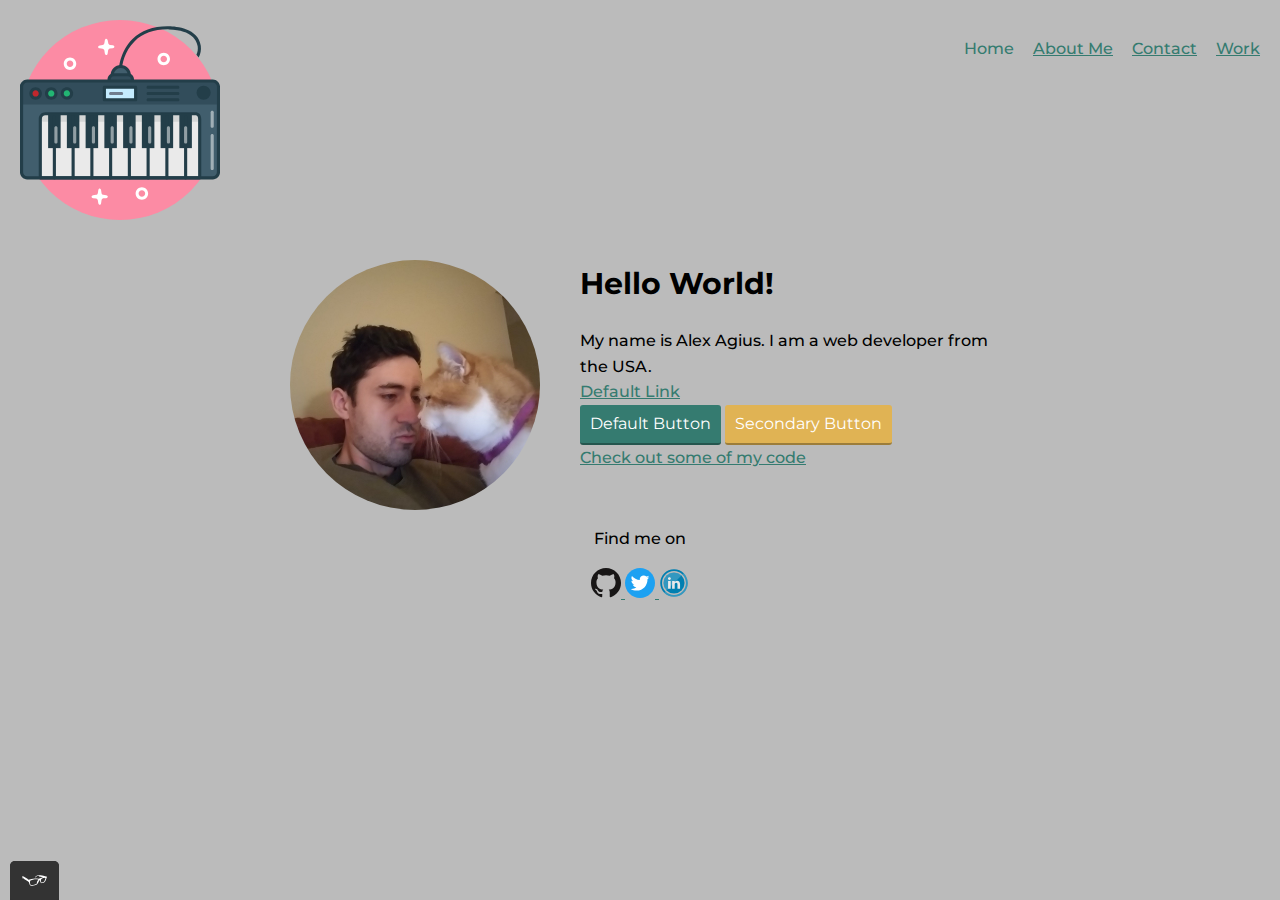
<file: index.html>
<!DOCTYPE html>
<html lang="en">
<!--This is an HTML comment.-->

<head>
  <meta charset="utf-8">
  <meta name="viewport" content="width=device-width, initial-scale=1">
  <title>
    Alex Agius
  </title>
  <link rel="shortcut icon" href="img/piano.ico">
  <link rel="stylesheet" type="text/css" href="css/normalize.css">
  <link rel="preconnect" href="https://fonts.gstatic.com">
  <link href="https://fonts.googleapis.com/css2?family=Montserrat:wght@500&display=swap" rel="stylesheet">
  <link rel="stylesheet" type="text/css" href="css/style-production.css">
</head>

<body>

  <header class="page-header">
    <img src="img/midi.svg" alt="This is an alternative description of my logo" class="page-header__item">
    <!--Here are the links for navigating between the pages of the site.-->
    <nav class="page-header__item">
      <ul role="menubar" class="navigation-list">
        <li role="presentation">
          <a href="index.html" role="menuitem" class="navigation-list__item navigation-list__item--active">Home</a>
        </li>
        <li role="presentation">
          <a href="about.html" role="menuitem" class="navigation-list__item">About Me</a>
        </li>
        <li role="presentation">
          <a href="contact.html" role="menuitem" class="navigation-list__item">Contact</a>
        </li>
        <li role="presentation">
          <a href="work.html" role="menuitem" class="navigation-list__item">Work</a>
        </li>
      </ul>
    </nav>
  </header>

  <div class="profile">
    <img src="img/profile.jpg" class="profile__portrait" alt="I'll put some alt text here">
    <h1>
      Hello World!
    </h1>
      My name is Alex Agius. I am a web developer from the USA.
      <br>
    <!--The following items are here for CSS testing purposes-->
    <a href="#" class="homepage-link">Default Link</a>
    <br>
    <button type="button">Default Button</button>
    <button class="button_secondary">Secondary Button</button>
    <br>
    <a href="#" class="homepage-link">Check out some of my code</a>
  </div>

  <footer class="page-footer">
    <p>
      Find me on
    </p>
    <div class="social-media">
      <a href="https://github.com">
        <img src="img/github.svg" alt="Github">
      </a>
      <a href="https://twitter.com">
        <img src="img/twitter.svg" alt="Twitter">
      </a>
      <a href="https://linkedin.com">
        <img src="img/linkedin.svg" alt="LinkedIn">
      </a>
    </div>
  </footer>

  <script src="js/tota11y.min.js"></script>

</body>

</html>
</file>
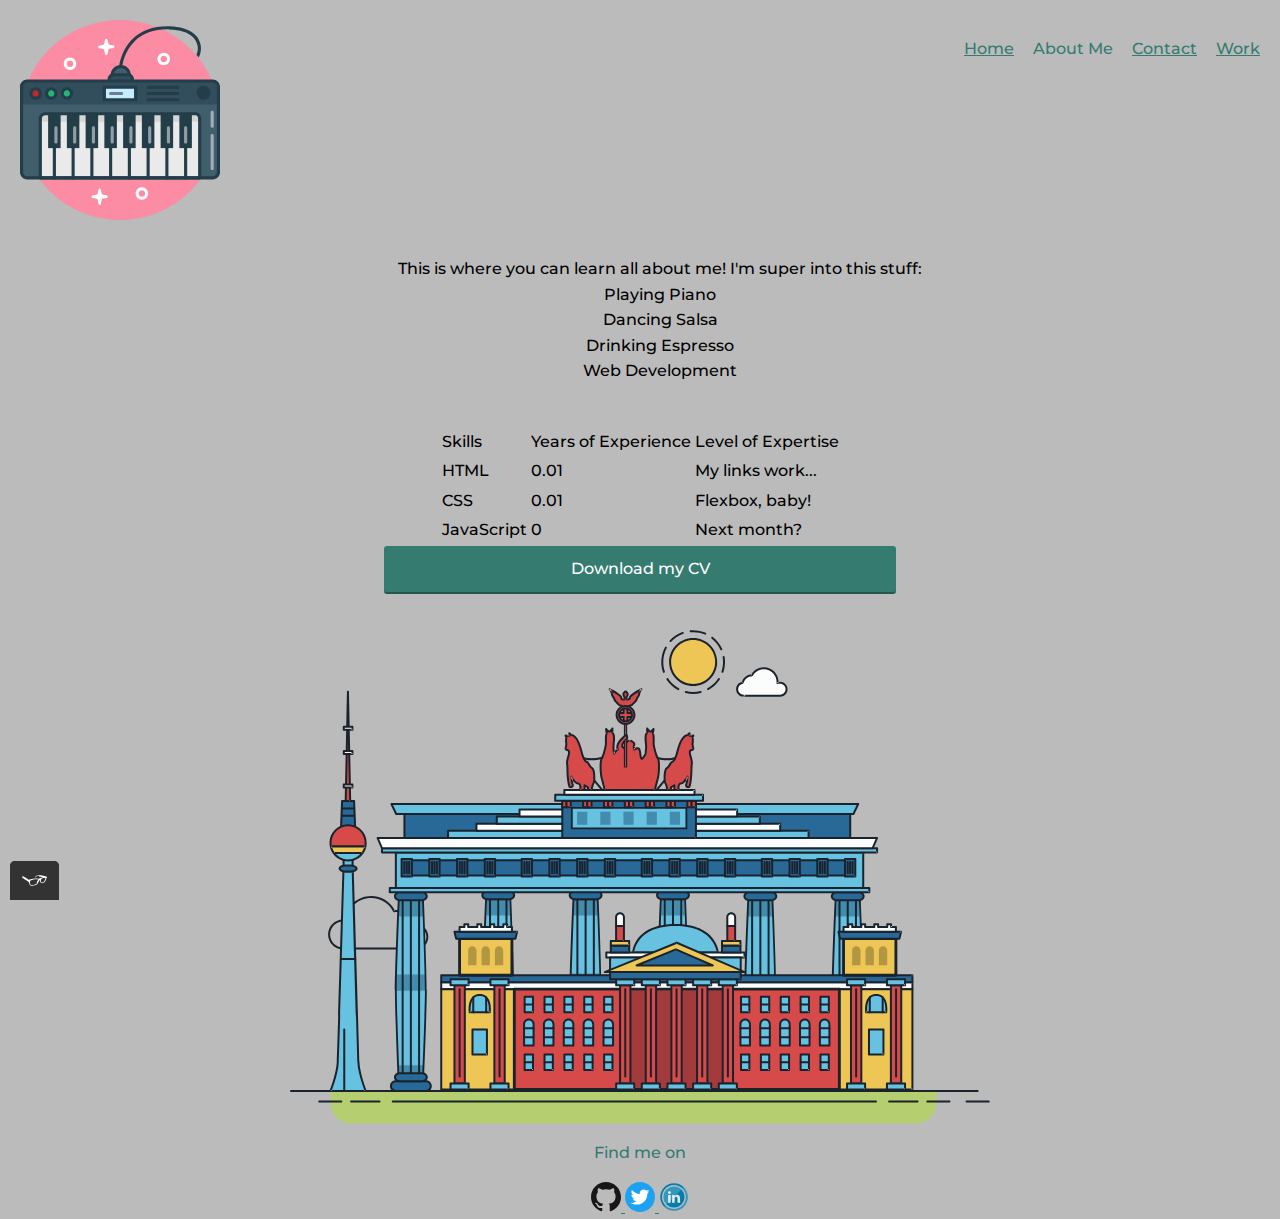
<file: about.html>
<!DOCTYPE html>
<html>
<!--This is an HTML comment.-->

<head>
  <meta charset="utf-8">
  <meta name="viewport" content="width=device-width, initial-scale=1">
  <title>
    About Alex
  </title>
  <link rel="shortcut icon" href="img/piano.ico">
  <link rel="stylesheet" type="text/css" href="css/normalize.css">
  <link rel="preconnect" href="https://fonts.gstatic.com">
  <link href="https://fonts.googleapis.com/css2?family=Montserrat:wght@500&display=swap" rel="stylesheet">
  <link rel="stylesheet" type="text/css" href="css/style-production.css">
</head>

<body>

  <header class="page-header">
    <img src="img/midi.svg" alt="This is an alternative description of my logo" class="page-header__item">
    <!--Here are the links for navigating between the pages of the site.-->
    <nav class="page-header__item">
      <ul role="menubar" class="navigation-list">
        <li role="presentation">
          <a href="index.html" role="menuitem" class="navigation-list__item">Home</a>
        </li>
        <li role="presentation">
          <a href="about.html" role="menuitem" class="navigation-list__item navigation-list__item--active">About Me</a>
        </li>
        <li role="presentation">
          <a href="contact.html" role="menuitem" class="navigation-list__item">Contact</a>
        </li>
        <li role="presentation">
          <a href="work.html" role="menuitem" class="navigation-list__item">Work</a>
        </li>
      </ul>
    </nav>
  </header>

  <div class="likes-section">
      <ul role="presentation" class="likes-list">
        <li role="presentation">
          This is where you can learn all about me! I'm super into this stuff:
        </li>
        <li role="presentation">
          Playing Piano
        </li>
        <li role="presentation">
          Dancing Salsa
        </li>
        <li role="presentation">
          Drinking Espresso
        </li>
        <li role="presentation">
          Web Development
        </li>
      </ul>
  </div>
  <br>
  <table>
    <thead>
      <tr>
        <td>Skills</td>
        <td>Years of Experience</td>
        <td>Level of Expertise</td>
      </tr>
    </thead>
    <tbody>
      <tr>
        <td>HTML</td>
        <td>0.01</td>
        <td>My links work...</td>
      </tr>
      <tr>
        <td>CSS</td>
        <td>0.01</td>
        <td>Flexbox, baby!</td>
      </tr>
      <tr>
        <td>JavaScript</td>
        <td>0</td>
        <td>Next month?</td>
      </tr>
    </tbody>
  </table>
  <a href="files/cv.pdf" class="button" id="cv-button" download>Download my CV<a/>
  <br>
  <svg xmlns="http://www.w3.org/2000/svg" class="berlin-illustration" height="505" viewBox="0 0 700 505" xmlns:xlink="http://www.w3.org/1999/xlink">
        <defs>
            <polygon id="a" points=".06 231.917 .06 .929 688.717 .929 688.717 231.917" />
        </defs>
        <g fill="none" fill-rule="evenodd">
          <g transform="translate(0 241)" class="cloud-front">
          <path fill="#1A232C" d="M87.602,29 L87.602,28 C87.326,28.001 87.103,28.024 86.927,28.033 L86.979,29.031 L87.947,28.78 C85.741,20.282 78.041,14.002 68.852,14 C67.858,14 66.904,14.096 65.98,14.231 L66.125,15.22 L67.019,14.772 C62.626,6.015 53.567,0.001 43.102,0 C29.041,0.002 17.524,10.848 16.443,24.632 L17.44,24.71 L17.606,23.724 C16.803,23.589 15.969,23.5 15.102,23.5 C6.817,23.501 0.102,30.215 0.102,38.5 C0.102,46.785 6.817,53.499 15.102,53.5 L87.602,53.5 C94.644,53.499 100.351,47.792 100.352,40.75 C100.351,33.708 94.644,28.001 87.602,28 L87.602,30 C90.573,30 93.254,31.202 95.203,33.149 C97.15,35.097 98.351,37.778 98.352,40.75 C98.351,43.722 97.15,46.403 95.203,48.351 C93.254,50.298 90.573,51.5 87.602,51.5 L15.102,51.5 C11.509,51.5 8.265,50.046 5.909,47.692 C3.555,45.337 2.102,42.093 2.102,38.5 C2.102,34.907 3.555,31.663 5.909,29.308 C8.265,26.954 11.509,25.5 15.102,25.5 C15.831,25.5 16.553,25.575 17.273,25.697 C17.551,25.743 17.832,25.672 18.055,25.499 C18.277,25.325 18.414,25.07 18.436,24.789 C19.436,12.04 30.094,1.998 43.102,2 C52.786,1.999 61.163,7.564 65.231,15.669 C65.425,16.055 65.842,16.272 66.27,16.21 C67.132,16.084 67.988,16 68.852,16 C77.108,15.998 84.027,21.647 86.011,29.283 C86.13,29.741 86.557,30.054 87.031,30.03 C87.27,30.017 87.457,29.999 87.602,30 L87.602,29"
              transform="translate(38 36)" />
            </g>
            <path fill="#B5CE6F" d="M646.484,484.382 C646.484,489.501 644.531,494.62 640.627,498.525 C636.722,502.43 631.603,504.382 626.484,504.382 L60.873,504.382 C55.754,504.382 50.636,502.43 46.731,498.525 C42.826,494.62 40.873,489.501 40.873,484.382 L40.873,471.917 L646.484,471.917 L646.484,484.382"
            />
            <polyline fill="#67C2E2" points="334.824 185.029 101.449 185.029 106.209 195.08 563.438 195.08 568.2 185.029 334.824 185.029" />
            <path fill="#1A232C" d="M334.824,185.029 L334.824,184.029 L101.449,184.029 C101.104,184.029 100.788,184.203 100.604,184.494 C100.42,184.785 100.398,185.146 100.545,185.457 L105.306,195.508 C105.471,195.856 105.824,196.079 106.209,196.079 L563.438,196.079 C563.824,196.079 564.177,195.856 564.342,195.508 L569.104,185.457 C569.251,185.146 569.229,184.785 569.045,184.494 C568.861,184.203 568.544,184.029 568.2,184.029 L334.824,184.029 L334.824,186.029 L566.62,186.029 L562.806,194.08 L106.842,194.08 L103.029,186.029 L334.824,186.029 L334.824,185.029"
            />
            <polygon fill="#296997" points="114.416 218.974 560.222 218.974 560.222 195.08 114.416 195.08" />
            <path fill="#1A232C" d="M560.222,218.974 L560.222,217.974 L115.416,217.974 L115.416,196.079 L559.222,196.079 L559.222,218.974 L560.222,218.974 L560.222,217.974 L560.222,218.974 L561.222,218.974 L561.222,195.08 C561.222,194.816 561.115,194.559 560.929,194.372 C560.742,194.186 560.485,194.08 560.222,194.08 L114.416,194.08 C114.152,194.08 113.895,194.186 113.708,194.372 C113.522,194.559 113.416,194.816 113.416,195.08 L113.416,218.974 C113.416,219.237 113.522,219.495 113.708,219.681 C113.895,219.867 114.152,219.974 114.416,219.974 L560.222,219.974 C560.485,219.974 560.742,219.867 560.929,219.681 C561.115,219.495 561.222,219.237 561.222,218.974 L560.222,218.974"
            />
            <polygon fill="#67C2E2" points="105.85 269.08 573.225 269.08 573.225 233.398 105.85 233.398" />
            <path fill="#1A232C" d="M573.225,233.398 L573.225,232.398 L105.85,232.398 C105.587,232.398 105.329,232.505 105.143,232.691 C104.957,232.877 104.85,233.134 104.85,233.398 L104.85,269.08 C104.85,269.344 104.957,269.601 105.143,269.788 C105.329,269.974 105.587,270.08 105.85,270.08 L573.225,270.08 C573.488,270.08 573.745,269.974 573.932,269.788 C574.118,269.601 574.225,269.344 574.225,269.08 L574.225,233.398 C574.225,233.134 574.118,232.877 573.932,232.691 C573.745,232.505 573.488,232.398 573.225,232.398 L573.225,233.398 L572.225,233.398 L572.225,268.08 L106.85,268.08 L106.85,234.398 L573.225,234.398 L573.225,233.398 L572.225,233.398 L573.225,233.398"
            />
            <polygon fill="#296997" points="116.751 256.508 562.557 256.508 562.557 241.243 116.751 241.243" />
            <path fill="#1A232C" d="M562.557,256.508 L562.557,255.508 L117.75,255.508 L117.75,242.243 L561.557,242.243 L561.557,256.508 L562.557,256.508 L562.557,255.508 L562.557,256.508 L563.557,256.508 L563.557,241.243 C563.557,240.979 563.45,240.722 563.264,240.535 C563.078,240.349 562.82,240.243 562.557,240.243 L116.75,240.243 C116.487,240.243 116.23,240.349 116.043,240.535 C115.857,240.722 115.751,240.979 115.751,241.243 L115.751,256.508 C115.751,256.771 115.857,257.029 116.043,257.215 C116.23,257.401 116.487,257.508 116.751,257.508 L562.557,257.508 C562.82,257.508 563.077,257.401 563.264,257.215 C563.45,257.029 563.557,256.771 563.557,256.508 L562.557,256.508"
            />
            <polygon fill="#67C2E2" points="158.07 218.974 518.563 218.974 518.563 211.858 158.07 211.858" />
            <path fill="#1A232C" d="M518.563,211.858 L518.563,210.858 L158.07,210.858 C157.807,210.858 157.549,210.964 157.363,211.151 C157.177,211.337 157.07,211.594 157.07,211.858 L157.07,218.974 C157.07,219.237 157.177,219.495 157.363,219.681 C157.549,219.867 157.807,219.974 158.07,219.974 L518.563,219.974 C518.826,219.974 519.083,219.867 519.27,219.681 C519.456,219.495 519.562,219.237 519.562,218.974 L519.562,211.858 C519.562,211.594 519.456,211.337 519.27,211.151 C519.083,210.964 518.826,210.858 518.563,210.858 L518.563,211.858 L517.563,211.858 L517.563,217.974 L159.07,217.974 L159.07,212.858 L518.563,212.858 L518.563,211.858 L517.563,211.858 L518.563,211.858"
            />
            <polygon fill="#FBFDFC" points="186.438 211.858 490.194 211.858 490.194 204.741 186.438 204.741" />
            <path fill="#1A232C" d="M490.194,204.741 L490.194,203.741 L186.438,203.741 C186.175,203.741 185.917,203.848 185.731,204.034 C185.545,204.221 185.438,204.478 185.438,204.741 L185.438,211.858 C185.438,212.121 185.545,212.379 185.731,212.565 C185.917,212.751 186.175,212.858 186.438,212.858 L490.194,212.858 C490.458,212.858 490.715,212.751 490.902,212.565 C491.088,212.379 491.194,212.121 491.194,211.858 L491.194,204.741 C491.194,204.478 491.088,204.221 490.902,204.034 C490.715,203.848 490.458,203.741 490.194,203.741 L490.194,204.741 L489.194,204.741 L489.194,210.858 L187.438,210.858 L187.438,205.741 L490.194,205.741 L490.194,204.741 L489.194,204.741 L490.194,204.741"
            />
            <polygon fill="#67C2E2" points="206.805 204.741 469.828 204.741 469.828 197.624 206.805 197.624" />
            <path fill="#1A232C" d="M469.828,197.624 L469.828,196.624 L206.805,196.624 C206.541,196.624 206.284,196.731 206.098,196.917 C205.911,197.103 205.805,197.361 205.805,197.624 L205.805,204.741 C205.805,205.005 205.911,205.262 206.098,205.449 C206.284,205.635 206.541,205.741 206.805,205.741 L469.828,205.741 C470.091,205.741 470.349,205.635 470.535,205.449 C470.722,205.262 470.828,205.005 470.828,204.741 L470.828,197.624 C470.828,197.361 470.722,197.103 470.535,196.917 C470.349,196.731 470.091,196.624 469.828,196.624 L469.828,197.624 L468.828,197.624 L468.828,203.741 L207.805,203.741 L207.805,198.624 L469.828,198.624 L469.828,197.624 L468.828,197.624 L469.828,197.624"
            />
            <polygon fill="#FBFDFC" points="229.521 197.624 447.111 197.624 447.111 190.509 229.521 190.509" />
            <path fill="#1A232C" d="M447.111,190.509 L447.111,189.509 L229.521,189.509 C229.258,189.509 229,189.616 228.814,189.802 C228.628,189.988 228.521,190.246 228.521,190.509 L228.521,197.624 C228.521,197.888 228.628,198.145 228.814,198.332 C229,198.518 229.258,198.624 229.521,198.624 L447.111,198.624 C447.375,198.624 447.632,198.518 447.818,198.332 C448.005,198.145 448.111,197.888 448.111,197.624 L448.111,190.509 C448.111,190.246 448.005,189.988 447.818,189.802 C447.632,189.616 447.375,189.509 447.111,189.509 L447.111,190.509 L446.111,190.509 L446.111,196.624 L230.521,196.624 L230.521,191.509 L447.111,191.509 L447.111,190.509 L446.111,190.509 L447.111,190.509"
            />
            <path fill="#67C2E2" d="M135.607,355.447 C135.163,337.766 134.264,313.326 133.648,297.387 C133.274,287.721 133.004,281.18 133.004,281.18 L108.722,281.18 C108.722,281.18 108.452,287.721 108.079,297.387 C107.462,313.326 106.563,337.766 106.119,355.447 C105.953,362.059 105.85,367.732 105.85,371.653 L105.85,371.654 C105.85,386.117 107.243,424.332 108.089,446.189 C108.457,455.706 108.722,462.126 108.722,462.126 L133.004,462.126 C133.004,462.126 133.269,455.706 133.637,446.189 C134.482,424.332 135.876,386.117 135.876,371.654 L135.876,371.653 C135.876,367.732 135.773,362.059 135.607,355.447"
            />
            <path fill="#428DAE" d="M133.648 297.387L108.079 297.387C108.452 287.721 108.722 281.18 108.722 281.18L133.004 281.18C133.004 281.18 133.274 287.721 133.648 297.387M135.876 371.654L105.85 371.654 105.85 371.653C105.85 367.732 105.953 362.059 106.119 355.447L135.607 355.447C135.773 362.059 135.876 367.732 135.876 371.653L135.876 371.654M133.004 462.126L108.722 462.126C108.722 462.126 108.457 455.706 108.089 446.189L133.637 446.189C133.269 455.706 133.004 462.126 133.004 462.126"
            />
            <path fill="#1A232C" d="M109.612,461.199 L132.114,461.199 C132.447,453.007 134.949,390.886 134.949,371.653 C134.949,352.42 132.447,290.299 132.114,282.108 L109.612,282.108 C109.279,290.299 106.778,352.42 106.778,371.653 C106.778,390.886 109.279,453.007 109.612,461.199 Z M133.895,463.054 L107.832,463.054 L107.794,462.164 C107.766,461.466 104.922,392.193 104.922,371.653 C104.922,351.114 107.766,281.839 107.794,281.142 L107.832,280.252 L133.895,280.252 L133.931,281.142 C133.96,281.839 136.804,351.114 136.804,371.653 C136.804,392.193 133.96,461.466 133.931,462.164 L133.895,463.054 L133.895,463.054 Z"
            />
            <path fill="#1A232C" d="M111.638 281.18L111.638 462.126C111.638 462.679 112.086 463.126 112.638 463.126 113.19 463.126 113.638 462.679 113.638 462.126L113.638 281.18C113.638 280.628 113.19 280.18 112.638 280.18 112.086 280.18 111.638 280.628 111.638 281.18M119.863 281.18L119.863 462.126C119.863 462.679 120.311 463.126 120.863 463.126 121.416 463.126 121.863 462.679 121.863 462.126L121.863 281.18C121.863 280.628 121.416 280.18 120.863 280.18 120.311 280.18 119.863 280.628 119.863 281.18M128.088 281.18L128.088 462.126C128.088 462.679 128.536 463.126 129.088 463.126 129.64 463.126 130.088 462.679 130.088 462.126L130.088 281.18C130.088 280.628 129.64 280.18 129.088 280.18 128.536 280.18 128.088 280.628 128.088 281.18"
            />
            <path fill="#296997" d="M136.79,277.265 C136.79,279.418 134.675,281.18 132.09,281.18 L109.636,281.18 C107.051,281.18 104.936,279.418 104.936,277.265 C104.936,275.111 107.051,273.349 109.636,273.349 L132.09,273.349 C134.675,273.349 136.79,275.111 136.79,277.265"
            />
            <path fill="#1A232C" d="M136.79,277.265 L135.79,277.265 C135.789,278.005 135.433,278.704 134.769,279.262 C134.109,279.814 133.155,280.181 132.09,280.18 L109.636,280.18 C108.571,280.181 107.617,279.814 106.956,279.262 C106.293,278.704 105.936,278.005 105.936,277.265 C105.936,276.524 106.293,275.825 106.957,275.267 C107.617,274.715 108.571,274.348 109.636,274.349 L132.09,274.349 C133.155,274.348 134.109,274.716 134.769,275.267 C135.433,275.825 135.789,276.524 135.79,277.265 L137.79,277.265 C137.791,275.851 137.09,274.593 136.049,273.731 C135.006,272.863 133.61,272.35 132.09,272.349 L109.636,272.349 C108.116,272.35 106.72,272.863 105.676,273.731 C104.636,274.593 103.935,275.851 103.936,277.265 C103.935,278.678 104.636,279.937 105.677,280.798 C106.72,281.666 108.116,282.179 109.636,282.18 L132.09,282.18 C133.61,282.179 135.006,281.666 136.049,280.798 C137.09,279.937 137.791,278.678 137.79,277.265 L136.79,277.265"
            />
            <path fill="#296997" d="M140.775,467.217 C140.775,469.803 138.661,471.917 136.076,471.917 L105.65,471.917 C103.065,471.917 100.951,469.803 100.951,467.217 L100.951,466.825 C100.951,464.241 103.065,462.126 105.65,462.126 L136.076,462.126 C138.661,462.126 140.775,464.241 140.775,466.825 L140.775,467.217"
            />
            <path fill="#1A232C" d="M140.775,467.217 L139.775,467.217 C139.775,468.235 139.361,469.155 138.688,469.83 C138.013,470.503 137.093,470.917 136.076,470.917 L105.65,470.917 C104.633,470.917 103.713,470.504 103.038,469.83 C102.365,469.155 101.951,468.235 101.951,467.217 L101.951,466.825 C101.951,465.808 102.365,464.889 103.038,464.214 C103.713,463.54 104.633,463.127 105.65,463.126 L136.076,463.126 C137.093,463.127 138.013,463.54 138.688,464.214 C139.362,464.889 139.775,465.808 139.775,466.825 L139.775,467.217 L141.775,467.217 L141.775,466.825 C141.772,463.684 139.217,461.13 136.076,461.126 L105.65,461.126 C102.509,461.13 99.955,463.684 99.951,466.825 L99.951,467.217 C99.954,470.36 102.509,472.914 105.65,472.917 L136.076,472.917 C139.217,472.914 141.772,470.36 141.775,467.217 L140.775,467.217"
            />
            <path fill="#296997" d="M136.79,458.208 C136.79,460.363 134.675,462.126 132.09,462.126 L109.636,462.126 C107.051,462.126 104.936,460.363 104.936,458.208 C104.936,456.057 107.051,454.292 109.636,454.292 L132.09,454.292 C134.675,454.292 136.79,456.057 136.79,458.208"
            />
            <path fill="#1A232C" d="M136.79,458.208 L135.79,458.208 C135.789,458.949 135.432,459.649 134.769,460.207 C134.108,460.76 133.154,461.128 132.09,461.126 L109.636,461.126 C108.572,461.128 107.617,460.76 106.957,460.207 C106.293,459.649 105.936,458.949 105.936,458.208 C105.936,457.47 106.293,456.77 106.957,456.212 C107.617,455.659 108.572,455.291 109.636,455.292 L132.09,455.292 C133.154,455.291 134.108,455.659 134.769,456.212 C135.433,456.77 135.789,457.47 135.79,458.208 L137.79,458.208 C137.791,456.796 137.09,455.538 136.05,454.675 C135.006,453.808 133.61,453.294 132.09,453.292 L109.636,453.292 C108.115,453.294 106.719,453.808 105.676,454.675 C104.636,455.538 103.935,456.796 103.936,458.208 C103.935,459.622 104.636,460.881 105.676,461.743 C106.72,462.611 108.116,463.125 109.636,463.126 L132.09,463.126 C133.61,463.125 135.006,462.611 136.05,461.743 C137.09,460.881 137.791,459.622 137.79,458.208 L136.79,458.208"
            />
            <path fill="#67C2E2" d="M572.471,355.447 C572.025,337.766 571.126,313.326 570.51,297.387 C570.137,287.721 569.867,281.18 569.867,281.18 L545.585,281.18 C545.585,281.18 545.315,287.721 544.942,297.387 C544.326,313.326 543.427,337.766 542.981,355.447 C542.815,362.059 542.713,367.732 542.713,371.653 L542.713,371.654 C542.713,386.117 544.107,424.332 544.952,446.189 C545.32,455.706 545.585,462.126 545.585,462.126 L569.867,462.126 C569.867,462.126 570.132,455.706 570.499,446.189 C571.346,424.332 572.739,386.117 572.739,371.654 L572.739,371.653 C572.739,367.732 572.637,362.059 572.471,355.447"
            />
            <path fill="#428DAE" d="M569.582 297.387L566.951 297.387 566.951 282.108 568.977 282.108C569.063 284.206 569.29 289.841 569.582 297.387M564.951 297.387L545.871 297.387C546.162 289.841 546.39 284.206 546.476 282.108L564.951 282.108 564.951 297.387M571.8 369.187L566.951 369.187 566.951 356.265 571.562 356.265C571.685 361.272 571.771 365.701 571.8 369.187M564.951 369.187L543.653 369.187C543.684 365.512 543.777 360.79 543.912 355.447L553.551 355.447 553.551 356.265 564.951 356.265 564.951 369.187"
            />
            <path fill="#1A232C" d="M546.476,461.199 L568.977,461.199 C569.31,453.007 571.812,390.886 571.812,371.653 C571.812,352.42 569.31,290.299 568.977,282.108 L546.476,282.108 C546.142,290.299 543.642,352.42 543.642,371.653 C543.642,390.886 546.142,453.007 546.476,461.199 M570.758,463.054 L544.694,463.054 L544.658,462.164 C544.629,461.466 541.785,392.193 541.785,371.653 C541.785,351.114 544.629,281.839 544.658,281.142 L544.694,280.252 L570.758,280.252 L570.795,281.142 C570.823,281.839 573.667,351.114 573.667,371.653 C573.667,392.193 570.823,461.466 570.795,462.164 L570.758,463.054"
            />
            <path fill="#1A232C" d="M548.501 281.18L548.501 462.126C548.501 462.679 548.949 463.126 549.501 463.126 550.053 463.126 550.501 462.679 550.501 462.126L550.501 281.18C550.501 280.628 550.053 280.18 549.501 280.18 548.949 280.18 548.501 280.628 548.501 281.18M556.727 281.18L556.727 462.126C556.727 462.679 557.174 463.126 557.727 463.126 558.279 463.126 558.727 462.679 558.727 462.126L558.727 281.18C558.727 280.628 558.279 280.18 557.727 280.18 557.174 280.18 556.727 280.628 556.727 281.18M564.951 281.18L564.951 462.126C564.951 462.679 565.399 463.126 565.951 463.126 566.503 463.126 566.951 462.679 566.951 462.126L566.951 281.18C566.951 280.628 566.503 280.18 565.951 280.18 565.399 280.18 564.951 280.628 564.951 281.18"
            />
            <path fill="#296997" d="M573.653,277.265 C573.653,279.418 571.537,281.18 568.953,281.18 L546.499,281.18 C543.915,281.18 541.799,279.418 541.799,277.265 C541.799,275.111 543.915,273.349 546.499,273.349 L568.953,273.349 C571.537,273.349 573.653,275.111 573.653,277.265"
            />
            <path fill="#1A232C" d="M573.653,277.265 L572.653,277.265 C572.653,278.005 572.296,278.704 571.632,279.262 C570.972,279.814 570.017,280.181 568.953,280.18 L546.499,280.18 C545.435,280.181 544.48,279.814 543.82,279.262 C543.156,278.704 542.8,278.005 542.799,277.265 C542.8,276.525 543.156,275.825 543.82,275.267 C544.481,274.715 545.435,274.348 546.499,274.349 L568.953,274.349 C570.017,274.348 570.972,274.715 571.632,275.267 C572.296,275.825 572.653,276.525 572.653,277.265 L574.653,277.265 C574.654,275.851 573.953,274.593 572.912,273.731 C571.869,272.863 570.473,272.35 568.953,272.349 L546.499,272.349 C544.979,272.35 543.583,272.863 542.54,273.731 C541.499,274.593 540.798,275.851 540.799,277.265 C540.798,278.679 541.499,279.937 542.54,280.798 C543.583,281.666 544.979,282.179 546.499,282.18 L568.953,282.18 C570.473,282.179 571.869,281.666 572.912,280.798 C573.953,279.937 574.654,278.679 574.653,277.265 L573.653,277.265"
            />
            <path fill="#296997" d="M577.639,467.217 C577.639,469.803 575.524,471.917 572.938,471.917 L542.514,471.917 C539.929,471.917 537.813,469.803 537.813,467.217 L537.813,466.825 C537.813,464.241 539.929,462.126 542.514,462.126 L572.938,462.126 C575.524,462.126 577.639,464.241 577.639,466.825 L577.639,467.217"
            />
            <path fill="#1A232C" d="M577.639,467.217 L576.639,467.217 C576.638,468.235 576.225,469.155 575.551,469.83 C574.876,470.503 573.956,470.917 572.938,470.917 L542.514,470.917 C541.497,470.917 540.576,470.503 539.901,469.83 C539.227,469.155 538.814,468.234 538.813,467.217 L538.813,466.825 C538.814,465.808 539.227,464.889 539.901,464.214 C540.576,463.54 541.497,463.127 542.514,463.126 L572.938,463.126 C573.956,463.127 574.876,463.54 575.551,464.214 C576.225,464.888 576.638,465.808 576.639,466.825 L576.639,467.217 L578.639,467.217 L578.639,466.825 C578.635,463.684 576.081,461.13 572.938,461.126 L542.514,461.126 C539.372,461.13 536.817,463.684 536.813,466.825 L536.813,467.217 C536.817,470.36 539.372,472.914 542.514,472.917 L572.938,472.917 C576.081,472.914 578.635,470.359 578.639,467.217 L577.639,467.217"
            />
            <path fill="#296997" d="M573.653,458.208 C573.653,460.363 571.537,462.126 568.953,462.126 L546.499,462.126 C543.915,462.126 541.799,460.363 541.799,458.208 C541.799,456.057 543.915,454.292 546.499,454.292 L568.953,454.292 C571.537,454.292 573.653,456.057 573.653,458.208"
            />
            <path fill="#1A232C" d="M573.653,458.208 L572.653,458.208 C572.653,458.949 572.296,459.649 571.632,460.207 C570.971,460.76 570.017,461.128 568.953,461.126 L546.499,461.126 C545.435,461.128 544.481,460.76 543.82,460.207 C543.157,459.649 542.799,458.949 542.799,458.208 C542.799,457.47 543.156,456.77 543.82,456.212 C544.481,455.659 545.435,455.291 546.499,455.292 L568.953,455.292 C570.017,455.291 570.971,455.659 571.632,456.212 C572.296,456.77 572.653,457.47 572.653,458.208 L574.653,458.208 C574.654,456.796 573.953,455.538 572.912,454.675 C571.869,453.808 570.473,453.294 568.953,453.292 L546.499,453.292 C544.979,453.294 543.583,453.808 542.54,454.675 C541.499,455.538 540.798,456.796 540.799,458.208 C540.798,459.622 541.499,460.881 542.54,461.743 C543.583,462.611 544.979,463.125 546.499,463.126 L568.953,463.126 C570.473,463.125 571.869,462.611 572.912,461.743 C573.953,460.881 574.654,459.622 574.653,458.208 L573.653,458.208"
            />
            <path fill="#67C2E2" d="M485.098,355.447 C484.654,337.766 483.753,313.326 483.137,297.387 C482.764,287.721 482.494,281.18 482.494,281.18 L458.213,281.18 C458.213,281.18 457.942,287.721 457.569,297.387 C456.953,313.326 456.055,337.766 455.608,355.447 C455.443,362.059 455.34,367.732 455.34,371.653 L455.34,371.654 C455.34,386.117 456.733,424.332 457.58,446.189 C457.948,455.706 458.213,462.126 458.213,462.126 L482.494,462.126 C482.494,462.126 482.759,455.706 483.126,446.189 C483.973,424.332 485.366,386.117 485.366,371.654 L485.366,371.653 C485.366,367.732 485.265,362.059 485.098,355.447"
            />
            <path fill="#428DAE" d="M483.137 297.387L457.569 297.387C457.942 287.721 458.213 281.18 458.213 281.18L482.494 281.18C482.494 281.18 482.764 287.721 483.137 297.387M485.355 369.187L455.351 369.187C455.382 365.502 455.475 360.78 455.608 355.447L485.098 355.447C485.232 360.78 485.325 365.502 485.355 369.187"
            />
            <path fill="#1A232C" d="M459.103,461.199 L481.605,461.199 C481.938,453.007 484.439,390.886 484.439,371.653 C484.439,352.42 481.938,290.299 481.605,282.108 L459.103,282.108 C458.769,290.299 456.268,352.42 456.268,371.653 C456.268,390.886 458.769,453.007 459.103,461.199 Z M483.386,463.054 L457.321,463.054 L457.285,462.164 C457.256,461.466 454.412,392.193 454.412,371.653 C454.412,351.114 457.256,281.839 457.285,281.142 L457.321,280.252 L483.386,280.252 L483.422,281.142 C483.45,281.839 486.294,351.114 486.294,371.653 C486.294,392.193 483.45,461.466 483.422,462.164 L483.386,463.054 L483.386,463.054 Z"
            />
            <path fill="#1A232C" d="M461.128 281.18L461.128 462.126C461.128 462.679 461.576 463.126 462.128 463.126 462.68 463.126 463.128 462.679 463.128 462.126L463.128 281.18C463.128 280.628 462.68 280.18 462.128 280.18 461.576 280.18 461.128 280.628 461.128 281.18M469.354 281.18L469.354 462.126C469.354 462.679 469.801 463.126 470.354 463.126 470.906 463.126 471.354 462.679 471.354 462.126L471.354 281.18C471.354 280.628 470.906 280.18 470.354 280.18 469.801 280.18 469.354 280.628 469.354 281.18M477.578 281.18L477.578 462.126C477.578 462.679 478.026 463.126 478.578 463.126 479.13 463.126 479.578 462.679 479.578 462.126L479.578 281.18C479.578 280.628 479.13 280.18 478.578 280.18 478.026 280.18 477.578 280.628 477.578 281.18"
            />
            <path fill="#296997" d="M486.281,277.265 C486.281,279.418 484.164,281.18 481.58,281.18 L459.126,281.18 C456.542,281.18 454.426,279.418 454.426,277.265 C454.426,275.111 456.542,273.349 459.126,273.349 L481.58,273.349 C484.164,273.349 486.281,275.111 486.281,277.265"
            />
            <path fill="#1A232C" d="M486.281,277.265 L485.281,277.265 C485.281,278.005 484.924,278.704 484.26,279.262 C483.599,279.814 482.644,280.181 481.58,280.18 L459.126,280.18 C458.062,280.181 457.107,279.814 456.447,279.262 C455.783,278.704 455.427,278.005 455.426,277.265 C455.427,276.525 455.783,275.825 456.447,275.267 C457.108,274.715 458.062,274.348 459.126,274.349 L481.58,274.349 C482.644,274.348 483.599,274.716 484.26,275.268 C484.924,275.825 485.281,276.525 485.281,277.265 L487.281,277.265 C487.282,275.851 486.58,274.593 485.54,273.731 C484.496,272.863 483.1,272.35 481.58,272.349 L459.126,272.349 C457.606,272.35 456.21,272.863 455.167,273.731 C454.126,274.593 453.425,275.851 453.426,277.265 C453.425,278.679 454.126,279.937 455.167,280.798 C456.21,281.666 457.606,282.179 459.126,282.18 L481.58,282.18 C483.1,282.179 484.496,281.666 485.54,280.799 C486.58,279.937 487.282,278.679 487.281,277.265 L486.281,277.265"
            />
            <path fill="#296997" d="M490.266,467.217 C490.266,469.803 488.151,471.917 485.565,471.917 L455.141,471.917 C452.556,471.917 450.44,469.803 450.44,467.217 L450.44,466.825 C450.44,464.241 452.556,462.126 455.141,462.126 L485.565,462.126 C488.151,462.126 490.266,464.241 490.266,466.825 L490.266,467.217"
            />
            <path fill="#1A232C" d="M490.266,467.217 L489.266,467.217 C489.265,468.235 488.852,469.155 488.178,469.83 C487.503,470.503 486.583,470.917 485.565,470.917 L455.141,470.917 C454.124,470.917 453.203,470.503 452.528,469.83 C451.854,469.155 451.441,468.234 451.44,467.217 L451.44,466.825 C451.441,465.808 451.854,464.889 452.528,464.214 C453.203,463.54 454.124,463.127 455.141,463.126 L485.565,463.126 C486.583,463.127 487.503,463.54 488.178,464.214 C488.852,464.888 489.265,465.808 489.266,466.825 L489.266,467.217 L491.266,467.217 L491.266,466.825 C491.262,463.684 488.708,461.13 485.565,461.126 L455.141,461.126 C451.999,461.13 449.444,463.684 449.44,466.825 L449.44,467.217 C449.444,470.36 451.999,472.914 455.141,472.917 L485.565,472.917 C488.708,472.914 491.262,470.359 491.266,467.217 L490.266,467.217"
            />
            <path fill="#296997" d="M486.281,458.208 C486.281,460.363 484.164,462.126 481.58,462.126 L459.126,462.126 C456.542,462.126 454.426,460.363 454.426,458.208 C454.426,456.057 456.542,454.292 459.126,454.292 L481.58,454.292 C484.164,454.292 486.281,456.057 486.281,458.208"
            />
            <path fill="#1A232C" d="M486.281,458.208 L485.281,458.208 C485.281,458.949 484.923,459.649 484.26,460.207 C483.599,460.76 482.644,461.128 481.58,461.126 L459.126,461.126 C458.062,461.128 457.108,460.76 456.447,460.207 C455.784,459.649 455.427,458.949 455.426,458.208 C455.426,457.47 455.783,456.77 456.447,456.212 C457.108,455.659 458.062,455.291 459.126,455.292 L481.58,455.292 C482.644,455.291 483.598,455.659 484.26,456.212 C484.924,456.77 485.281,457.47 485.281,458.208 L487.281,458.208 C487.282,456.795 486.58,455.538 485.54,454.675 C484.496,453.808 483.1,453.294 481.58,453.292 L459.126,453.292 C457.606,453.294 456.21,453.808 455.167,454.675 C454.126,455.538 453.425,456.796 453.426,458.208 C453.425,459.622 454.126,460.881 455.167,461.743 C456.21,462.611 457.606,463.125 459.126,463.126 L481.58,463.126 C483.1,463.125 484.496,462.611 485.54,461.743 C486.581,460.881 487.282,459.622 487.281,458.208 L486.281,458.208"
            />
            <path fill="#67C2E2" d="M397.726,354.466 C397.28,336.787 396.381,312.346 395.765,296.407 C395.392,286.742 395.122,280.2 395.122,280.2 L370.84,280.2 C370.84,280.2 370.57,286.742 370.197,296.407 C369.581,312.346 368.682,336.787 368.236,354.466 C368.07,361.078 367.968,366.751 367.968,370.672 L367.968,370.673 C367.968,385.136 369.361,423.352 370.207,445.208 C370.575,454.726 370.84,461.146 370.84,461.146 L395.122,461.146 C395.122,461.146 395.386,454.726 395.754,445.208 C396.601,423.352 397.994,385.136 397.994,370.673 L397.994,370.672 C397.994,366.751 397.892,361.078 397.726,354.466"
            />
            <path fill="#428DAE" d="M394.837 296.407L392.206 296.407 392.206 281.127 394.233 281.127C394.318 283.225 394.545 288.861 394.837 296.407L394.837 296.407zM383.981 296.407L390.206 296.407 390.206 281.127 383.981 281.127 383.981 296.407zM375.756 296.407L381.98 296.407 381.98 281.127 375.756 281.127 375.756 296.407zM373.756 296.407L371.126 296.407C371.417 288.861 371.645 283.225 371.73 281.127L373.756 281.127 373.756 296.407 373.756 296.407zM397.062 369.187L392.206 369.187 392.206 354.466 396.796 354.466C396.943 360.298 397.041 365.389 397.062 369.187L397.062 369.187zM383.981 369.187L390.206 369.187 390.206 354.466 383.981 354.466 383.981 369.187zM375.756 369.187L381.98 369.187 381.98 354.466 375.756 354.466 375.756 369.187zM373.756 369.187L368.9 369.187C368.921 365.389 369.019 360.298 369.166 354.466L373.756 354.466 373.756 369.187 373.756 369.187z"
            />
            <path fill="#1A232C" d="M371.73,460.218 L394.233,460.218 C394.565,452.027 397.066,389.906 397.066,370.672 C397.066,351.44 394.565,289.319 394.233,281.127 L371.73,281.127 C371.397,289.319 368.895,351.44 368.895,370.672 C368.895,389.906 371.397,452.027 371.73,460.218 M396.013,462.074 L369.949,462.074 L369.912,461.184 C369.884,460.486 367.04,391.212 367.04,370.672 C367.04,350.133 369.884,280.859 369.912,280.162 L369.949,279.272 L396.013,279.272 L396.05,280.162 C396.078,280.859 398.922,350.133 398.922,370.672 C398.922,391.212 396.078,460.486 396.05,461.184 L396.013,462.074"
            />
            <path fill="#1A232C" d="M373.756 280.2L373.756 461.146C373.756 461.698 374.203 462.146 374.756 462.146 375.308 462.146 375.756 461.698 375.756 461.146L375.756 280.2C375.756 279.647 375.308 279.2 374.756 279.2 374.203 279.2 373.756 279.647 373.756 280.2M381.98 280.2L381.98 461.146C381.98 461.698 382.428 462.146 382.98 462.146 383.533 462.146 383.981 461.698 383.981 461.146L383.981 280.2C383.981 279.647 383.533 279.2 382.98 279.2 382.428 279.2 381.98 279.647 381.98 280.2M390.206 280.2L390.206 461.146C390.206 461.698 390.654 462.146 391.206 462.146 391.758 462.146 392.206 461.698 392.206 461.146L392.206 280.2C392.206 279.647 391.758 279.2 391.206 279.2 390.654 279.2 390.206 279.647 390.206 280.2"
            />
            <path fill="#296997" d="M398.908,276.285 C398.908,278.439 396.792,280.2 394.208,280.2 L371.754,280.2 C369.17,280.2 367.053,278.439 367.053,276.285 C367.053,274.13 369.17,272.369 371.754,272.369 L394.208,272.369 C396.792,272.369 398.908,274.13 398.908,276.285"
            />
            <path fill="#1A232C" d="M398.908,276.285 L397.908,276.285 C397.907,277.025 397.551,277.724 396.887,278.281 C396.227,278.833 395.272,279.201 394.208,279.2 L371.754,279.2 C370.69,279.201 369.735,278.833 369.074,278.281 C368.41,277.724 368.053,277.025 368.053,276.285 C368.053,275.544 368.41,274.845 369.074,274.287 C369.735,273.735 370.69,273.367 371.754,273.369 L394.208,273.369 C395.272,273.367 396.227,273.735 396.887,274.287 C397.551,274.844 397.907,275.544 397.908,276.285 L399.908,276.285 C399.909,274.871 399.208,273.612 398.167,272.75 C397.124,271.883 395.728,271.37 394.208,271.369 L371.754,271.369 C370.234,271.37 368.838,271.883 367.794,272.75 C366.754,273.612 366.052,274.871 366.053,276.285 C366.052,277.699 366.754,278.957 367.795,279.818 C368.838,280.686 370.234,281.198 371.754,281.2 L394.208,281.2 C395.728,281.198 397.123,280.686 398.167,279.818 C399.208,278.957 399.909,277.698 399.908,276.285 L398.908,276.285"
            />
            <path fill="#296997" d="M402.894,466.237 C402.894,468.823 400.779,470.937 398.193,470.937 L367.768,470.937 C365.183,470.937 363.068,468.823 363.068,466.237 L363.068,465.844 C363.068,463.26 365.183,461.146 367.768,461.146 L398.193,461.146 C400.779,461.146 402.894,463.26 402.894,465.844 L402.894,466.237"
            />
            <path fill="#1A232C" d="M402.894,466.237 L401.894,466.237 C401.893,467.254 401.48,468.174 400.806,468.849 C400.131,469.523 399.211,469.937 398.193,469.937 L367.768,469.937 C366.751,469.937 365.831,469.523 365.156,468.849 C364.482,468.174 364.069,467.254 364.068,466.237 L364.068,465.844 C364.069,464.828 364.482,463.908 365.156,463.233 C365.831,462.56 366.751,462.146 367.768,462.146 L398.193,462.146 C399.211,462.146 400.131,462.56 400.806,463.233 C401.48,463.908 401.893,464.828 401.894,465.844 L401.894,466.237 L403.894,466.237 L403.894,465.844 C403.89,462.703 401.336,460.15 398.193,460.146 L367.768,460.146 C364.626,460.15 362.072,462.703 362.068,465.844 L362.068,466.237 C362.072,469.379 364.626,471.933 367.768,471.937 L398.193,471.937 C401.336,471.933 403.89,469.379 403.894,466.237 L402.894,466.237"
            />
            <path fill="#296997" d="M398.908,457.228 C398.908,459.382 396.792,461.146 394.208,461.146 L371.754,461.146 C369.17,461.146 367.053,459.382 367.053,457.228 C367.053,455.077 369.17,453.312 371.754,453.312 L394.208,453.312 C396.792,453.312 398.908,455.077 398.908,457.228"
            />
            <path fill="#1A232C" d="M398.908,457.228 L397.908,457.228 C397.908,457.968 397.55,458.669 396.887,459.226 C396.226,459.779 395.272,460.147 394.208,460.146 L371.754,460.146 C370.69,460.147 369.736,459.779 369.074,459.226 C368.411,458.668 368.053,457.968 368.053,457.228 C368.053,456.489 368.41,455.789 369.074,455.231 C369.736,454.679 370.69,454.311 371.754,454.312 L394.208,454.312 C395.272,454.311 396.226,454.679 396.887,455.231 C397.551,455.789 397.908,456.489 397.908,457.228 L399.908,457.228 C399.909,455.815 399.208,454.557 398.167,453.695 C397.124,452.827 395.728,452.313 394.208,452.312 L371.754,452.312 C370.234,452.313 368.838,452.827 367.794,453.695 C366.754,454.557 366.052,455.815 366.053,457.228 C366.052,458.642 366.753,459.901 367.794,460.763 C368.838,461.631 370.234,462.145 371.754,462.146 L394.208,462.146 C395.728,462.145 397.124,461.631 398.167,460.763 C399.208,459.9 399.909,458.642 399.908,457.228 L398.908,457.228"
            />
            <path fill="#67C2E2" d="M310.353,354.466 C309.908,336.787 309.009,312.346 308.393,296.407 C308.019,286.742 307.75,280.2 307.75,280.2 L283.467,280.2 C283.467,280.2 283.198,286.742 282.824,296.407 C282.208,312.346 281.309,336.787 280.864,354.466 C280.698,361.078 280.596,366.751 280.596,370.672 L280.596,370.673 C280.596,385.136 281.989,423.352 282.834,445.208 C283.202,454.726 283.467,461.146 283.467,461.146 L307.75,461.146 C307.75,461.146 308.014,454.726 308.382,445.208 C309.228,423.352 310.622,385.136 310.622,370.673 L310.622,370.672 C310.622,366.751 310.518,361.078 310.353,354.466"
            />
            <path fill="#428DAE" d="M308.393 296.407L282.824 296.407C283.198 286.742 283.467 280.2 283.467 280.2L307.75 280.2C307.75 280.2 308.019 286.742 308.393 296.407M310.617 369.187L280.6 369.187C280.621 365.377 280.718 360.285 280.864 354.466L310.353 354.466C310.498 360.285 310.596 365.377 310.617 369.187"
            />
            <path fill="#1A232C" d="M284.357,460.218 L306.86,460.218 C307.193,452.027 309.694,389.906 309.694,370.672 C309.694,351.44 307.193,289.319 306.86,281.127 L284.357,281.127 C284.024,289.319 281.523,351.44 281.523,370.672 C281.523,389.906 284.024,452.027 284.357,460.218 Z M308.639,462.074 L282.576,462.074 L282.54,461.184 C282.511,460.486 279.668,391.212 279.668,370.672 C279.668,350.133 282.511,280.859 282.54,280.162 L282.576,279.272 L308.639,279.272 L308.677,280.162 C308.706,280.859 311.549,350.133 311.549,370.672 C311.549,391.212 308.706,460.486 308.677,461.184 L308.639,462.074 L308.639,462.074 Z"
            />
            <path fill="#1A232C" d="M286.383 280.2L286.383 461.146C286.383 461.698 286.831 462.146 287.383 462.146 287.936 462.146 288.383 461.698 288.383 461.146L288.383 280.2C288.383 279.647 287.936 279.2 287.383 279.2 286.831 279.2 286.383 279.647 286.383 280.2M294.608 280.2L294.608 461.146C294.608 461.698 295.056 462.146 295.608 462.146 296.161 462.146 296.608 461.698 296.608 461.146L296.608 280.2C296.608 279.647 296.161 279.2 295.608 279.2 295.056 279.2 294.608 279.647 294.608 280.2M302.834 280.2L302.834 461.146C302.834 461.698 303.281 462.146 303.834 462.146 304.386 462.146 304.834 461.698 304.834 461.146L304.834 280.2C304.834 279.647 304.386 279.2 303.834 279.2 303.281 279.2 302.834 279.647 302.834 280.2"
            />
            <path fill="#296997" d="M311.535,276.285 C311.535,278.439 309.42,280.2 306.836,280.2 L284.381,280.2 C281.797,280.2 279.681,278.439 279.681,276.285 C279.681,274.13 281.797,272.369 284.381,272.369 L306.836,272.369 C309.42,272.369 311.535,274.13 311.535,276.285"
            />
            <path fill="#1A232C" d="M311.535,276.285 L310.535,276.285 C310.534,277.025 310.177,277.724 309.514,278.282 C308.854,278.833 307.901,279.201 306.836,279.2 L284.381,279.2 C283.316,279.201 282.362,278.833 281.702,278.281 C281.038,277.724 280.681,277.025 280.681,276.285 C280.681,275.544 281.038,274.844 281.702,274.287 C282.362,273.735 283.317,273.367 284.381,273.369 L306.836,273.369 C307.9,273.367 308.854,273.735 309.514,274.287 C310.177,274.844 310.534,275.544 310.535,276.285 L312.535,276.285 C312.535,274.871 311.835,273.613 310.795,272.75 C309.751,271.883 308.356,271.37 306.836,271.369 L284.381,271.369 C282.861,271.37 281.465,271.883 280.422,272.75 C279.381,273.612 278.68,274.871 278.681,276.285 C278.68,277.698 279.381,278.957 280.422,279.818 C281.465,280.686 282.861,281.198 284.381,281.2 L306.836,281.2 C308.356,281.198 309.751,280.685 310.794,279.818 C311.835,278.956 312.535,277.698 312.535,276.285 L311.535,276.285"
            />
            <path fill="#296997" d="M315.522,466.237 C315.522,468.823 313.407,470.937 310.821,470.937 L280.396,470.937 C277.811,470.937 275.696,468.823 275.696,466.237 L275.696,465.844 C275.696,463.26 277.811,461.146 280.396,461.146 L310.821,461.146 C313.407,461.146 315.522,463.26 315.522,465.844 L315.522,466.237"
            />
            <path fill="#1A232C" d="M315.522,466.237 L314.522,466.237 C314.521,467.254 314.108,468.174 313.434,468.849 C312.759,469.523 311.838,469.937 310.821,469.937 L280.396,469.937 C279.379,469.937 278.458,469.523 277.783,468.849 C277.11,468.174 276.696,467.254 276.696,466.237 L276.696,465.844 C276.696,464.828 277.11,463.908 277.783,463.233 C278.458,462.56 279.379,462.146 280.396,462.146 L310.821,462.146 C311.838,462.146 312.759,462.56 313.434,463.233 C314.108,463.908 314.521,464.828 314.522,465.844 L314.522,466.237 L316.521,466.237 L316.521,465.844 C316.518,462.703 313.963,460.15 310.821,460.146 L280.396,460.146 C277.254,460.15 274.7,462.703 274.696,465.844 L274.696,466.237 C274.699,469.379 277.254,471.933 280.396,471.937 L310.821,471.937 C313.963,471.933 316.518,469.379 316.521,466.237 L315.522,466.237"
            />
            <path fill="#296997" d="M311.535,457.228 C311.535,459.382 309.42,461.146 306.836,461.146 L284.381,461.146 C281.797,461.146 279.681,459.382 279.681,457.228 C279.681,455.077 281.797,453.312 284.381,453.312 L306.836,453.312 C309.42,453.312 311.535,455.077 311.535,457.228"
            />
            <path fill="#1A232C" d="M311.535,457.228 L310.535,457.228 C310.534,457.969 310.177,458.669 309.514,459.227 C308.854,459.779 307.9,460.147 306.836,460.146 L284.381,460.146 C283.317,460.147 282.363,459.779 281.702,459.227 C281.038,458.669 280.681,457.968 280.681,457.228 C280.681,456.489 281.038,455.789 281.702,455.231 C282.363,454.679 283.317,454.311 284.381,454.312 L306.836,454.312 C307.9,454.311 308.854,454.679 309.514,455.231 C310.177,455.789 310.534,456.489 310.535,457.228 L312.535,457.228 C312.535,455.815 311.835,454.558 310.795,453.695 C309.752,452.827 308.356,452.313 306.836,452.312 L284.381,452.312 C282.861,452.313 281.465,452.827 280.422,453.695 C279.381,454.557 278.68,455.815 278.681,457.228 C278.68,458.642 279.381,459.9 280.422,460.763 C281.465,461.631 282.861,462.145 284.381,462.146 L306.836,462.146 C308.356,462.145 309.752,461.631 310.795,460.763 C311.835,459.9 312.535,458.641 312.535,457.228 L311.535,457.228"
            />
            <path fill="#67C2E2" d="M222.981,354.466 C222.535,336.787 221.636,312.346 221.02,296.407 C220.647,286.742 220.377,280.2 220.377,280.2 L196.094,280.2 C196.094,280.2 195.825,286.742 195.452,296.407 C194.835,312.346 193.936,336.787 193.491,354.466 C193.325,361.078 193.223,366.751 193.223,370.672 L193.223,370.673 C193.223,385.136 194.616,423.352 195.462,445.208 C195.83,454.726 196.094,461.146 196.094,461.146 L220.377,461.146 C220.377,461.146 220.642,454.726 221.009,445.208 C221.855,423.352 223.249,385.136 223.249,370.673 L223.249,370.672 C223.249,366.751 223.146,361.078 222.981,354.466"
            />
            <path fill="#428DAE" d="M220.091 296.407L209.236 296.407 209.236 281.127 219.487 281.127C219.573 283.225 219.8 288.861 220.091 296.407L220.091 296.407zM201.011 296.407L207.236 296.407 207.236 281.127 201.011 281.127 201.011 296.407zM199.011 296.407L196.381 296.407C196.672 288.861 196.899 283.225 196.985 281.127L199.011 281.127 199.011 296.407 199.011 296.407zM222.317 369.187L209.236 369.187 209.236 356.265 221.923 356.265 221.923 354.466 222.051 354.466C222.198 360.298 222.296 365.389 222.317 369.187L222.317 369.187zM201.011 369.187L207.236 369.187 207.236 356.265 201.011 356.265 201.011 369.187zM199.011 369.187L194.155 369.187C194.174 365.784 194.255 361.345 194.377 356.265L199.011 356.265 199.011 369.187 199.011 369.187z"
            />
            <path fill="#1A232C" d="M196.985,460.218 L219.487,460.218 C219.82,452.027 222.321,389.906 222.321,370.672 C222.321,351.44 219.82,289.319 219.487,281.127 L196.985,281.127 C196.651,289.319 194.151,351.44 194.151,370.672 C194.151,389.906 196.651,452.027 196.985,460.218 M221.267,462.074 L195.204,462.074 L195.167,461.184 C195.138,460.486 192.295,391.212 192.295,370.672 C192.295,350.133 195.138,280.859 195.167,280.162 L195.204,279.272 L221.267,279.272 L221.305,280.162 C221.334,280.859 224.177,350.133 224.177,370.672 C224.177,391.212 221.334,460.486 221.305,461.184 L221.267,462.074"
            />
            <path fill="#1A232C" d="M199.011 280.2L199.011 461.146C199.011 461.698 199.458 462.146 200.011 462.146 200.563 462.146 201.011 461.698 201.011 461.146L201.011 280.2C201.011 279.647 200.563 279.2 200.011 279.2 199.458 279.2 199.011 279.647 199.011 280.2M207.236 280.2L207.236 461.146C207.236 461.698 207.684 462.146 208.236 462.146 208.788 462.146 209.236 461.698 209.236 461.146L209.236 280.2C209.236 279.647 208.788 279.2 208.236 279.2 207.684 279.2 207.236 279.647 207.236 280.2M215.461 280.2L215.461 461.146C215.461 461.698 215.909 462.146 216.461 462.146 217.013 462.146 217.461 461.698 217.461 461.146L217.461 280.2C217.461 279.647 217.013 279.2 216.461 279.2 215.909 279.2 215.461 279.647 215.461 280.2"
            />
            <path fill="#296997" d="M224.162,276.285 C224.162,278.439 222.047,280.2 219.463,280.2 L197.008,280.2 C194.424,280.2 192.308,278.439 192.308,276.285 C192.308,274.13 194.424,272.369 197.008,272.369 L219.463,272.369 C222.047,272.369 224.162,274.13 224.162,276.285"
            />
            <path fill="#1A232C" d="M224.162,276.285 L223.162,276.285 C223.161,277.025 222.805,277.724 222.142,278.282 C221.482,278.833 220.528,279.201 219.463,279.2 L197.008,279.2 C195.944,279.201 194.99,278.833 194.329,278.281 C193.665,277.724 193.308,277.025 193.308,276.285 C193.308,275.544 193.665,274.845 194.329,274.287 C194.99,273.735 195.944,273.367 197.008,273.369 L219.463,273.369 C220.528,273.367 221.481,273.735 222.142,274.287 C222.805,274.844 223.161,275.544 223.162,276.285 L225.162,276.285 C225.163,274.871 224.462,273.613 223.422,272.75 C222.379,271.883 220.983,271.37 219.463,271.369 L197.008,271.369 C195.489,271.37 194.093,271.883 193.049,272.75 C192.008,273.612 191.307,274.871 191.308,276.285 C191.307,277.698 192.008,278.957 193.049,279.818 C194.093,280.686 195.489,281.198 197.008,281.2 L219.463,281.2 C220.983,281.198 222.379,280.686 223.422,279.818 C224.462,278.956 225.163,277.698 225.162,276.285 L224.162,276.285"
            />
            <path fill="#296997" d="M228.149,466.237 C228.149,468.823 226.034,470.937 223.448,470.937 L193.022,470.937 C190.438,470.937 188.323,468.823 188.323,466.237 L188.323,465.844 C188.323,463.26 190.438,461.146 193.022,461.146 L223.448,461.146 C226.034,461.146 228.149,463.26 228.149,465.844 L228.149,466.237"
            />
            <path fill="#1A232C" d="M228.149,466.237 L227.149,466.237 C227.149,467.254 226.735,468.174 226.061,468.849 C225.386,469.523 224.466,469.937 223.448,469.937 L193.022,469.937 C192.006,469.937 191.086,469.523 190.411,468.849 C189.737,468.174 189.324,467.254 189.323,466.237 L189.323,465.844 C189.324,464.828 189.737,463.908 190.411,463.233 C191.086,462.56 192.006,462.146 193.022,462.146 L223.448,462.146 C224.466,462.146 225.386,462.56 226.061,463.233 C226.735,463.908 227.149,464.828 227.149,465.844 L227.149,466.237 L229.149,466.237 L229.149,465.844 C229.145,462.703 226.59,460.15 223.448,460.146 L193.022,460.146 C189.881,460.15 187.327,462.703 187.323,465.844 L187.323,466.237 C187.327,469.379 189.881,471.933 193.022,471.937 L223.448,471.937 C226.59,471.933 229.145,469.379 229.149,466.237 L228.149,466.237"
            />
            <path fill="#296997" d="M224.162,457.228 C224.162,459.382 222.047,461.146 219.463,461.146 L197.008,461.146 C194.424,461.146 192.308,459.382 192.308,457.228 C192.308,455.077 194.424,453.312 197.008,453.312 L219.463,453.312 C222.047,453.312 224.162,455.077 224.162,457.228"
            />
            <path fill="#1A232C" d="M224.162,457.228 L223.162,457.228 C223.161,457.969 222.805,458.669 222.141,459.227 C221.481,459.779 220.527,460.147 219.463,460.146 L197.008,460.146 C195.944,460.147 194.99,459.779 194.329,459.227 C193.665,458.669 193.308,457.968 193.308,457.228 C193.308,456.489 193.665,455.789 194.329,455.231 C194.99,454.679 195.945,454.311 197.008,454.312 L219.463,454.312 C220.527,454.311 221.481,454.679 222.141,455.231 C222.805,455.789 223.161,456.489 223.162,457.228 L225.162,457.228 C225.163,455.815 224.462,454.557 223.422,453.695 C222.379,452.827 220.984,452.313 219.463,452.312 L197.008,452.312 C195.488,452.313 194.092,452.827 193.049,453.695 C192.008,454.557 191.307,455.815 191.308,457.228 C191.307,458.642 192.008,459.9 193.049,460.763 C194.092,461.631 195.488,462.145 197.008,462.146 L219.463,462.146 C220.983,462.145 222.379,461.631 223.422,460.763 C224.462,459.9 225.163,458.641 225.162,457.228 L224.162,457.228"
            />
            <polygon fill="#67C2E2" points="99.774 273.349 579.301 273.349 579.301 269.08 99.774 269.08" />
            <path fill="#1A232C" d="M579.301,273.349 L579.301,272.349 L100.774,272.349 L100.774,270.08 L578.301,270.08 L578.301,273.349 L579.301,273.349 L579.301,272.349 L579.301,273.349 L580.301,273.349 L580.301,269.08 C580.301,268.817 580.194,268.56 580.008,268.373 C579.822,268.187 579.564,268.08 579.301,268.08 L99.774,268.08 C99.511,268.08 99.254,268.187 99.067,268.373 C98.881,268.56 98.774,268.817 98.774,269.08 L98.774,273.349 C98.774,273.612 98.881,273.87 99.067,274.056 C99.254,274.242 99.511,274.349 99.774,274.349 L579.301,274.349 C579.564,274.349 579.822,274.242 580.008,274.056 C580.194,273.87 580.301,273.612 580.301,273.349 L579.301,273.349"
            />
            <polygon fill="#67C2E2" points="92.01 233.398 587.064 233.398 587.064 229.131 92.01 229.131" />
            <path fill="#1A232C" d="M587.064,233.398 L587.064,232.398 L93.01,232.398 L93.01,230.131 L586.064,230.131 L586.064,233.398 L587.064,233.398 L587.064,232.398 L587.064,233.398 L588.064,233.398 L588.064,229.131 C588.064,228.868 587.958,228.61 587.772,228.424 C587.585,228.238 587.328,228.131 587.064,228.131 L92.01,228.131 C91.746,228.131 91.489,228.238 91.303,228.424 C91.116,228.61 91.01,228.868 91.01,229.131 L91.01,233.398 C91.01,233.661 91.117,233.919 91.303,234.105 C91.489,234.291 91.746,234.398 92.01,234.398 L587.064,234.398 C587.328,234.398 587.585,234.291 587.771,234.105 C587.958,233.919 588.064,233.661 588.064,233.398 L587.064,233.398"
            />
            <polyline fill="#FBFDFC" points="337.318 218.974 87.572 218.974 92.01 229.131 582.626 229.131 587.064 218.974 337.318 218.974" />
            <path fill="#1A232C" d="M337.318,218.974 L337.318,217.974 L87.572,217.974 C87.235,217.974 86.92,218.144 86.736,218.426 C86.551,218.709 86.521,219.065 86.656,219.374 L91.093,229.532 C91.253,229.896 91.612,230.131 92.01,230.131 L582.626,230.131 C583.024,230.131 583.383,229.897 583.542,229.532 L587.981,219.374 C588.116,219.065 588.086,218.709 587.901,218.426 C587.716,218.144 587.402,217.974 587.064,217.974 L337.318,217.974 L337.318,219.974 L585.536,219.974 L581.972,228.131 L92.664,228.131 L89.1,219.974 L337.318,219.974 L337.318,218.974"
            />
            <polygon fill="#296997" points="272.283 218.974 405.943 218.974 405.943 181.701 272.283 181.701" />
            <path fill="#1A232C" d="M405.943,218.974 L405.943,217.974 L273.283,217.974 L273.283,182.701 L404.943,182.701 L404.943,218.974 L405.943,218.974 L405.943,217.974 L405.943,218.974 L406.943,218.974 L406.943,181.701 C406.943,181.437 406.837,181.18 406.65,180.993 C406.464,180.807 406.207,180.701 405.943,180.701 L272.283,180.701 C272.02,180.701 271.762,180.807 271.576,180.993 C271.39,181.18 271.283,181.437 271.283,181.701 L271.283,218.974 C271.283,219.237 271.39,219.495 271.576,219.681 C271.762,219.867 272.02,219.974 272.283,219.974 L405.943,219.974 C406.207,219.974 406.464,219.867 406.65,219.681 C406.837,219.495 406.943,219.237 406.943,218.974 L405.943,218.974"
            />
            <polygon fill="#67C2E2" points="281.833 209.312 396.393 209.312 396.393 188.946 281.833 188.946" />
            <polygon fill="#428DAE" points="287.111 205.753 297.328 205.753 297.328 192.749 287.111 192.749" />
            <polygon fill="#428DAE" points="310.284 205.753 320.501 205.753 320.501 192.749 310.284 192.749" />
            <polygon fill="#428DAE" points="333.457 205.753 343.673 205.753 343.673 192.749 333.457 192.749" />
            <polygon fill="#428DAE" points="356.63 205.753 366.847 205.753 366.847 192.749 356.63 192.749" />
            <polygon fill="#428DAE" points="379.804 205.753 390.02 205.753 390.02 192.749 379.804 192.749" />
            <path fill="#1A232C" d="M282.761,208.384 L395.465,208.384 L395.465,189.873 L282.761,189.873 L282.761,208.384 Z M280.905,210.24 L397.32,210.24 L397.32,188.018 L280.905,188.018 L280.905,210.24 Z" />
            <polygon fill="#D64A4A" points="272.283 188.359 276.48 188.359 276.48 181.701 272.283 181.701" />
            <path fill="#1A232C" d="M276.48,188.359 L276.48,187.359 L273.283,187.359 L273.283,182.701 L275.48,182.701 L275.48,188.359 L276.48,188.359 L276.48,187.359 L276.48,188.359 L277.48,188.359 L277.48,181.701 C277.48,181.437 277.374,181.18 277.188,180.993 C277.001,180.807 276.744,180.701 276.48,180.701 L272.283,180.701 C272.02,180.701 271.762,180.807 271.576,180.993 C271.39,181.18 271.283,181.437 271.283,181.701 L271.283,188.359 C271.283,188.622 271.39,188.88 271.576,189.066 C271.762,189.252 272.02,189.359 272.283,189.359 L276.48,189.359 C276.744,189.359 277.001,189.252 277.188,189.066 C277.374,188.88 277.48,188.622 277.48,188.359 L276.48,188.359"
            />
            <polygon fill="#D64A4A" points="276.48 188.359 280.678 188.359 280.678 181.701 276.48 181.701" />
            <path fill="#1A232C" d="M280.678,188.359 L280.678,187.359 L277.48,187.359 L277.48,182.701 L279.678,182.701 L279.678,188.359 L280.678,188.359 L280.678,187.359 L280.678,188.359 L281.678,188.359 L281.678,181.701 C281.678,181.437 281.571,181.18 281.385,180.993 C281.199,180.807 280.941,180.701 280.678,180.701 L276.48,180.701 C276.217,180.701 275.96,180.807 275.773,180.993 C275.587,181.18 275.48,181.437 275.48,181.701 L275.48,188.359 C275.48,188.622 275.587,188.88 275.773,189.066 C275.96,189.252 276.217,189.359 276.48,189.359 L280.678,189.359 C280.941,189.359 281.199,189.252 281.385,189.066 C281.571,188.88 281.678,188.622 281.678,188.359 L280.678,188.359"
            />
            <polygon fill="#D64A4A" points="293.13 188.359 297.328 188.359 297.328 181.701 293.13 181.701" />
            <path fill="#1A232C" d="M297.328,188.359 L297.328,187.359 L294.13,187.359 L294.13,182.701 L296.328,182.701 L296.328,188.359 L297.328,188.359 L297.328,187.359 L297.328,188.359 L298.328,188.359 L298.328,181.701 C298.328,181.437 298.221,181.18 298.035,180.993 C297.849,180.807 297.591,180.701 297.328,180.701 L293.13,180.701 C292.867,180.701 292.609,180.807 292.423,180.993 C292.237,181.18 292.13,181.437 292.13,181.701 L292.13,188.359 C292.13,188.622 292.237,188.88 292.423,189.066 C292.609,189.252 292.867,189.359 293.13,189.359 L297.328,189.359 C297.591,189.359 297.849,189.252 298.035,189.066 C298.221,188.88 298.328,188.622 298.328,188.359 L297.328,188.359"
            />
            <polygon fill="#D64A4A" points="297.328 188.359 301.524 188.359 301.524 181.701 297.328 181.701" />
            <path fill="#1A232C" d="M301.524,188.359 L301.524,187.359 L298.328,187.359 L298.328,182.701 L300.524,182.701 L300.524,188.359 L301.524,188.359 L301.524,187.359 L301.524,188.359 L302.524,188.359 L302.524,181.701 C302.524,181.437 302.418,181.18 302.232,180.993 C302.045,180.807 301.788,180.701 301.524,180.701 L297.328,180.701 C297.064,180.701 296.807,180.807 296.621,180.993 C296.434,181.18 296.328,181.437 296.328,181.701 L296.328,188.359 C296.328,188.622 296.434,188.88 296.621,189.066 C296.807,189.252 297.064,189.359 297.328,189.359 L301.524,189.359 C301.788,189.359 302.045,189.252 302.232,189.066 C302.418,188.88 302.524,188.622 302.524,188.359 L301.524,188.359"
            />
            <polygon fill="#D64A4A" points="313.977 188.359 318.175 188.359 318.175 181.701 313.977 181.701" />
            <path fill="#1A232C" d="M318.175,188.359 L318.175,187.359 L314.977,187.359 L314.977,182.701 L317.175,182.701 L317.175,188.359 L318.175,188.359 L318.175,187.359 L318.175,188.359 L319.175,188.359 L319.175,181.701 C319.175,181.437 319.068,181.18 318.882,180.993 C318.696,180.807 318.438,180.701 318.175,180.701 L313.977,180.701 C313.714,180.701 313.456,180.807 313.27,180.993 C313.084,181.18 312.977,181.437 312.977,181.701 L312.977,188.359 C312.977,188.622 313.084,188.88 313.27,189.066 C313.456,189.252 313.714,189.359 313.977,189.359 L318.175,189.359 C318.438,189.359 318.696,189.252 318.882,189.066 C319.068,188.88 319.175,188.622 319.175,188.359 L318.175,188.359"
            />
            <polygon fill="#D64A4A" points="318.175 188.359 322.372 188.359 322.372 181.701 318.175 181.701" />
            <path fill="#1A232C" d="M322.372,188.359 L322.372,187.359 L319.175,187.359 L319.175,182.701 L321.372,182.701 L321.372,188.359 L322.372,188.359 L322.372,187.359 L322.372,188.359 L323.372,188.359 L323.372,181.701 C323.372,181.437 323.265,181.18 323.079,180.993 C322.893,180.807 322.635,180.701 322.372,180.701 L318.175,180.701 C317.911,180.701 317.654,180.807 317.468,180.993 C317.281,181.18 317.175,181.437 317.175,181.701 L317.175,188.359 C317.175,188.622 317.282,188.88 317.468,189.066 C317.654,189.252 317.911,189.359 318.175,189.359 L322.372,189.359 C322.635,189.359 322.892,189.252 323.079,189.066 C323.265,188.88 323.372,188.622 323.372,188.359 L322.372,188.359"
            />
            <polygon fill="#D64A4A" points="334.824 188.359 339.022 188.359 339.022 181.701 334.824 181.701" />
            <path fill="#1A232C" d="M339.022,188.359 L339.022,187.359 L335.824,187.359 L335.824,182.701 L338.021,182.701 L338.022,188.359 L339.022,188.359 L339.022,187.359 L339.022,188.359 L340.021,188.359 L340.021,181.701 C340.021,181.437 339.915,181.18 339.729,180.993 C339.542,180.807 339.285,180.701 339.022,180.701 L334.824,180.701 C334.561,180.701 334.303,180.807 334.117,180.993 C333.931,181.18 333.824,181.437 333.824,181.701 L333.824,188.359 C333.824,188.622 333.931,188.88 334.117,189.066 C334.303,189.252 334.561,189.359 334.824,189.359 L339.022,189.359 C339.285,189.359 339.542,189.252 339.729,189.066 C339.915,188.88 340.021,188.622 340.021,188.359 L339.022,188.359"
            />
            <polygon fill="#D64A4A" points="339.022 188.359 343.219 188.359 343.219 181.701 339.022 181.701" />
            <path fill="#1A232C" d="M343.219,188.359 L343.219,187.359 L340.021,187.359 L340.021,182.701 L342.219,182.701 L342.219,188.359 L343.219,188.359 L343.219,187.359 L343.219,188.359 L344.219,188.359 L344.219,181.701 C344.219,181.437 344.112,181.18 343.926,180.993 C343.74,180.807 343.482,180.701 343.219,180.701 L339.022,180.701 C338.758,180.701 338.501,180.807 338.314,180.993 C338.128,181.18 338.022,181.437 338.022,181.701 L338.022,188.359 C338.022,188.622 338.128,188.88 338.314,189.066 C338.501,189.252 338.758,189.359 339.022,189.359 L343.219,189.359 C343.482,189.359 343.74,189.252 343.926,189.066 C344.112,188.88 344.219,188.622 344.219,188.359 L343.219,188.359"
            />
            <polygon fill="#D64A4A" points="355.671 188.359 359.868 188.359 359.868 181.701 355.671 181.701" />
            <path fill="#1A232C" d="M359.868,188.359 L359.868,187.359 L356.671,187.359 L356.671,182.701 L358.868,182.701 L358.868,188.359 L359.868,188.359 L359.868,187.359 L359.868,188.359 L360.868,188.359 L360.868,181.701 C360.868,181.437 360.762,181.18 360.575,180.993 C360.389,180.807 360.132,180.701 359.868,180.701 L355.671,180.701 C355.408,180.701 355.15,180.807 354.964,180.993 C354.778,181.18 354.671,181.437 354.671,181.701 L354.671,188.359 C354.671,188.622 354.778,188.88 354.964,189.066 C355.15,189.252 355.408,189.359 355.671,189.359 L359.868,189.359 C360.132,189.359 360.389,189.252 360.575,189.066 C360.762,188.88 360.868,188.622 360.868,188.359 L359.868,188.359"
            />
            <polygon fill="#D64A4A" points="359.868 188.359 364.065 188.359 364.065 181.701 359.868 181.701" />
            <path fill="#1A232C" d="M364.065,188.359 L364.065,187.359 L360.868,187.359 L360.868,182.701 L363.065,182.701 L363.065,188.359 L364.065,188.359 L364.065,187.359 L364.065,188.359 L365.065,188.359 L365.065,181.701 C365.065,181.437 364.959,181.18 364.773,180.993 C364.586,180.807 364.329,180.701 364.065,180.701 L359.868,180.701 C359.605,180.701 359.347,180.807 359.161,180.993 C358.975,181.18 358.868,181.437 358.868,181.701 L358.868,188.359 C358.868,188.622 358.975,188.88 359.161,189.066 C359.347,189.252 359.605,189.359 359.868,189.359 L364.065,189.359 C364.329,189.359 364.586,189.252 364.773,189.066 C364.959,188.88 365.065,188.622 365.065,188.359 L364.065,188.359"
            />
            <polygon fill="#D64A4A" points="376.518 188.359 380.715 188.359 380.715 181.701 376.518 181.701" />
            <path fill="#1A232C" d="M380.715,188.359 L380.715,187.359 L377.518,187.359 L377.518,182.701 L379.715,182.701 L379.715,188.359 L380.715,188.359 L380.715,187.359 L380.715,188.359 L381.715,188.359 L381.715,181.701 C381.715,181.437 381.608,181.18 381.422,180.993 C381.236,180.807 380.978,180.701 380.715,180.701 L376.518,180.701 C376.254,180.701 375.997,180.807 375.81,180.993 C375.624,181.18 375.518,181.437 375.518,181.701 L375.518,188.359 C375.518,188.622 375.624,188.88 375.81,189.066 C375.997,189.252 376.254,189.359 376.518,189.359 L380.715,189.359 C380.978,189.359 381.236,189.252 381.422,189.066 C381.608,188.88 381.715,188.622 381.715,188.359 L380.715,188.359"
            />
            <polygon fill="#D64A4A" points="380.715 188.359 384.912 188.359 384.912 181.701 380.715 181.701" />
            <path fill="#1A232C" d="M384.912,188.359 L384.912,187.359 L381.715,187.359 L381.715,182.701 L383.912,182.701 L383.912,188.359 L384.912,188.359 L384.912,187.359 L384.912,188.359 L385.912,188.359 L385.912,181.701 C385.912,181.437 385.805,181.18 385.619,180.993 C385.433,180.807 385.175,180.701 384.912,180.701 L380.715,180.701 C380.452,180.701 380.194,180.807 380.008,180.993 C379.822,181.18 379.715,181.437 379.715,181.701 L379.715,188.359 C379.715,188.622 379.822,188.88 380.008,189.066 C380.194,189.252 380.452,189.359 380.715,189.359 L384.912,189.359 C385.175,189.359 385.433,189.252 385.619,189.066 C385.805,188.88 385.912,188.622 385.912,188.359 L384.912,188.359"
            />
            <polygon fill="#D64A4A" points="397.364 188.359 401.561 188.359 401.561 181.701 397.364 181.701" />
            <path fill="#1A232C" d="M401.561,188.359 L401.561,187.359 L398.364,187.359 L398.364,182.701 L400.561,182.701 L400.561,188.359 L401.561,188.359 L401.561,187.359 L401.561,188.359 L402.561,188.359 L402.561,181.701 C402.561,181.437 402.454,181.18 402.268,180.993 C402.081,180.807 401.824,180.701 401.561,180.701 L397.364,180.701 C397.101,180.701 396.843,180.807 396.657,180.993 C396.471,181.18 396.364,181.437 396.364,181.701 L396.364,188.359 C396.364,188.622 396.471,188.88 396.657,189.066 C396.843,189.252 397.101,189.359 397.364,189.359 L401.561,189.359 C401.824,189.359 402.081,189.252 402.268,189.066 C402.454,188.88 402.561,188.622 402.561,188.359 L401.561,188.359"
            />
            <polygon fill="#D64A4A" points="401.561 188.359 405.759 188.359 405.759 181.701 401.561 181.701" />
            <path fill="#1A232C" d="M405.759,188.359 L405.759,187.359 L402.561,187.359 L402.561,182.701 L404.759,182.701 L404.759,188.359 L405.759,188.359 L405.759,187.359 L405.759,188.359 L406.759,188.359 L406.759,181.701 C406.759,181.437 406.652,181.18 406.466,180.993 C406.28,180.807 406.022,180.701 405.759,180.701 L401.561,180.701 C401.297,180.701 401.04,180.807 400.853,180.993 C400.667,181.18 400.561,181.437 400.561,181.701 L400.561,188.359 C400.561,188.622 400.667,188.88 400.853,189.066 C401.04,189.252 401.297,189.359 401.561,189.359 L405.759,189.359 C406.022,189.359 406.28,189.252 406.466,189.066 C406.652,188.88 406.759,188.622 406.759,188.359 L405.759,188.359"
            />
            <polygon fill="#67C2E2" points="265.221 181.701 413.006 181.701 413.006 175.695 265.221 175.695" />
            <path fill="#1A232C" d="M413.006,175.695 L413.006,174.695 L265.221,174.695 C264.957,174.695 264.7,174.801 264.514,174.988 C264.327,175.174 264.221,175.431 264.221,175.695 L264.221,181.701 C264.221,181.964 264.327,182.221 264.514,182.408 C264.7,182.594 264.957,182.701 265.221,182.701 L413.006,182.701 C413.269,182.701 413.527,182.594 413.713,182.408 C413.899,182.221 414.006,181.964 414.006,181.701 L414.006,175.695 C414.006,175.431 413.899,175.174 413.713,174.988 C413.527,174.801 413.269,174.695 413.006,174.695 L413.006,175.695 L412.006,175.695 L412.006,180.701 L266.221,180.701 L266.221,176.695 L413.006,176.695 L413.006,175.695 L412.006,175.695 L413.006,175.695"
            />
            <polygon fill="#FBFDFC" points="274.382 175.695 404.506 175.695 404.506 170.979 274.382 170.979" />
            <path fill="#1A232C" d="M404.506,170.979 L404.506,169.979 L274.382,169.979 C274.119,169.979 273.861,170.086 273.675,170.272 C273.489,170.458 273.382,170.716 273.382,170.979 L273.382,175.695 C273.382,175.958 273.489,176.216 273.675,176.402 C273.861,176.588 274.119,176.695 274.382,176.695 L404.506,176.695 C404.769,176.695 405.027,176.588 405.213,176.402 C405.399,176.216 405.506,175.958 405.506,175.695 L405.506,170.979 C405.506,170.716 405.399,170.458 405.213,170.272 C405.027,170.086 404.769,169.979 404.506,169.979 L404.506,170.979 L403.506,170.979 L403.506,174.695 L275.382,174.695 L275.382,171.979 L404.506,171.979 L404.506,170.979 L403.506,170.979 L404.506,170.979"
            />
            <path fill="#D64A4A" d="M375.91,159.845 L366.735,170.979" />
            <path fill="#1A232C" d="M375.138,159.209 L365.964,170.343 C365.612,170.769 365.673,171.399 366.099,171.751 C366.526,172.102 367.156,172.041 367.507,171.615 L376.682,160.481 C377.033,160.055 376.972,159.425 376.546,159.073 C376.12,158.722 375.49,158.783 375.138,159.209"
            />
            <path fill="#D64A4A" d="M401.361,153.429 C401.361,153.429 400.742,167.964 398.733,168.119 C396.723,168.273 395.486,167.037 396.259,165.335 C397.031,163.634 397.495,157.604 397.495,157.604 C397.495,157.604 394.402,164.098 390.847,164.562 C387.29,165.026 388.837,170.979 388.837,170.979 L384.353,170.979 L384.353,166.263 L380.95,168.273 L380.95,170.979 L377.239,170.979 C377.239,170.979 376.621,165.953 375.384,164.252 C374.147,162.552 374.147,150.336 376.775,149.099 C379.404,147.862 380.485,143.068 382.033,142.914 C383.579,142.759 385.435,139.049 386.672,135.183 C387.909,131.317 390.46,117.285 397.418,116.009 L399.506,114.269 L399.506,116.704 C399.506,116.704 400.55,116.473 401.361,116.936 L403.333,116.588 L402.637,118.676 C402.637,118.676 403.101,122.851 402.637,124.011 C402.173,125.17 403.333,129.693 403.333,129.693 C403.333,129.693 402.985,130.737 401.478,131.085 C399.97,131.433 399.622,132.593 399.854,134.448 C400.086,136.304 402.289,141.986 401.825,144.653 C401.361,147.321 401.519,150.726 401.361,153.429"
            />
            <path fill="#1A232C" d="M401.361,153.429 L400.362,153.387 C400.362,153.387 400.353,153.608 400.332,154.002 C400.26,155.379 400.05,158.847 399.645,161.95 C399.444,163.499 399.189,164.962 398.898,165.982 C398.756,166.49 398.597,166.888 398.479,167.088 L398.408,167.196 L398.387,167.221 L398.569,167.406 L398.449,167.179 L398.387,167.221 L398.569,167.406 L398.449,167.179 L398.697,167.651 L398.657,167.121 L398.449,167.179 L398.697,167.651 L398.657,167.121 L398.4,167.132 C397.86,167.133 397.483,166.988 397.289,166.836 C397.096,166.675 397.036,166.56 397.026,166.316 C397.026,166.178 397.06,165.99 397.169,165.749 C397.429,165.165 397.598,164.439 397.76,163.595 C398.232,161.093 398.49,157.699 398.492,157.681 C398.529,157.199 398.219,156.762 397.753,156.638 C397.286,156.513 396.8,156.738 396.592,157.174 L396.563,157.235 C396.404,157.559 395.603,159.129 394.473,160.622 C393.91,161.368 393.264,162.092 392.605,162.628 C391.945,163.168 391.285,163.5 390.717,163.57 C390.092,163.65 389.529,163.876 389.079,164.214 C388.399,164.723 388.006,165.437 387.788,166.143 C387.568,166.854 387.503,167.584 387.502,168.266 C387.505,169.843 387.859,171.184 387.869,171.23 L388.837,170.979 L388.837,169.979 L385.353,169.979 L385.353,166.263 C385.353,165.903 385.161,165.573 384.848,165.395 C384.535,165.216 384.154,165.219 383.844,165.402 L380.442,167.412 C380.137,167.592 379.95,167.919 379.95,168.273 L379.95,169.979 L377.239,169.979 L377.239,170.979 L378.232,170.857 C378.229,170.84 378.073,169.562 377.754,168.047 C377.594,167.289 377.395,166.472 377.146,165.71 C376.893,164.947 376.61,164.245 376.192,163.664 L376.176,163.636 C376.129,163.552 376.04,163.311 375.966,162.986 C375.733,162 375.58,160.263 375.582,158.403 C375.581,156.47 375.74,154.375 376.074,152.735 C376.24,151.917 376.452,151.213 376.681,150.727 C376.904,150.231 377.156,150.009 377.201,150.004 C378.062,149.596 378.721,148.948 379.272,148.253 C380.096,147.208 380.706,146.017 381.241,145.125 C381.505,144.681 381.752,144.314 381.942,144.105 C382.036,144 382.113,143.937 382.15,143.914 L382.173,143.901 L382.117,143.754 L382.132,143.909 L382.173,143.901 L382.117,143.754 L382.132,143.909 C382.515,143.87 382.854,143.729 383.15,143.547 C383.668,143.224 384.09,142.773 384.499,142.232 C385.107,141.42 385.67,140.39 386.198,139.232 C386.723,138.074 387.208,136.789 387.624,135.488 C387.953,134.457 388.339,132.869 388.858,131.003 C389.632,128.212 390.698,124.826 392.168,122.09 C392.9,120.722 393.733,119.522 394.645,118.638 C395.56,117.752 396.531,117.189 397.598,116.992 C397.765,116.962 397.928,116.885 398.058,116.777 L398.506,116.404 L398.506,116.704 C398.506,117.008 398.643,117.294 398.88,117.484 C399.117,117.674 399.426,117.747 399.723,117.681 L399.644,117.325 L399.716,117.682 L399.723,117.681 L399.644,117.325 L399.716,117.682 C399.725,117.68 399.905,117.646 400.129,117.646 C400.388,117.644 400.688,117.698 400.865,117.805 C401.069,117.921 401.303,117.962 401.535,117.921 L401.853,117.865 L401.688,118.36 C401.642,118.498 401.627,118.641 401.643,118.787 C401.643,118.787 401.655,118.894 401.674,119.088 C401.73,119.666 401.843,120.989 401.843,122.112 C401.843,122.485 401.83,122.836 401.803,123.115 C401.778,123.391 401.725,123.606 401.708,123.639 C401.549,124.057 401.533,124.424 401.527,124.834 C401.531,125.838 401.744,127.072 401.95,128.105 C402.157,129.132 402.362,129.931 402.364,129.942 L403.333,129.693 L402.384,129.377 L402.762,129.503 L402.395,129.347 L402.384,129.377 L402.762,129.503 L402.395,129.347 C402.392,129.356 402.329,129.497 402.165,129.654 C401.999,129.81 401.739,129.996 401.253,130.11 C400.462,130.284 399.756,130.712 399.337,131.358 C398.916,131.999 398.789,132.737 398.788,133.5 C398.788,133.844 398.815,134.201 398.861,134.572 C398.93,135.103 399.092,135.731 399.296,136.481 C399.602,137.597 400.005,138.947 400.329,140.271 C400.655,141.591 400.892,142.895 400.889,143.819 C400.889,144.076 400.872,144.301 400.84,144.482 C400.353,147.317 400.521,150.743 400.363,153.371 L400.362,153.387 L401.361,153.429 L402.36,153.487 C402.516,150.709 402.37,147.325 402.81,144.825 C402.867,144.499 402.889,144.165 402.889,143.819 C402.883,142.181 402.401,140.226 401.915,138.423 C401.671,137.525 401.422,136.673 401.225,135.952 C401.027,135.236 400.882,134.633 400.846,134.324 C400.807,134.016 400.788,133.74 400.788,133.5 C400.787,132.958 400.889,132.631 401.005,132.462 C401.122,132.297 401.261,132.17 401.703,132.059 C402.656,131.843 403.32,131.368 403.712,130.929 C404.108,130.49 404.25,130.103 404.282,130.009 C404.342,129.829 404.349,129.629 404.302,129.445 L404.269,129.315 C404.195,129.014 404.006,128.224 403.837,127.337 C403.668,126.455 403.525,125.457 403.527,124.834 C403.527,124.694 403.534,124.575 403.545,124.493 L403.561,124.4 L403.566,124.381 L403.547,124.375 L403.565,124.382 L403.566,124.381 L403.547,124.375 L403.565,124.382 C403.703,124.028 403.753,123.689 403.793,123.311 C403.83,122.935 403.843,122.529 403.843,122.112 C403.842,120.451 403.632,118.585 403.631,118.566 L402.637,118.676 L403.585,118.993 L404.282,116.905 C404.394,116.569 404.321,116.203 404.09,115.935 C403.859,115.667 403.508,115.542 403.159,115.603 L401.187,115.952 L401.361,116.936 L401.858,116.068 C401.224,115.711 400.595,115.649 400.129,115.646 C399.661,115.647 399.337,115.718 399.289,115.728 L399.506,116.704 L400.506,116.704 L400.506,114.269 C400.506,113.88 400.282,113.528 399.93,113.363 C399.578,113.198 399.165,113.252 398.866,113.501 L396.778,115.24 L397.418,116.009 L397.238,115.025 C395.176,115.405 393.519,116.71 392.195,118.377 C390.205,120.888 388.847,124.295 387.829,127.447 C387.323,129.023 386.907,130.535 386.561,131.829 C386.215,133.121 385.936,134.204 385.719,134.878 C385.118,136.76 384.36,138.607 383.599,139.946 C383.22,140.615 382.838,141.155 382.513,141.494 C382.352,141.663 382.206,141.78 382.101,141.844 C381.995,141.91 381.938,141.919 381.934,141.919 C381.485,141.964 381.12,142.169 380.841,142.397 C380.351,142.803 380.016,143.307 379.669,143.86 C379.161,144.688 378.665,145.643 378.108,146.459 C377.555,147.28 376.945,147.922 376.35,148.194 C375.615,148.556 375.203,149.184 374.869,149.88 C374.379,150.938 374.079,152.284 373.874,153.772 C373.673,155.257 373.583,156.873 373.582,158.403 C373.583,159.803 373.658,161.127 373.803,162.222 C373.876,162.77 373.966,163.261 374.081,163.689 C374.201,164.12 374.322,164.481 374.575,164.84 C374.777,165.11 375.034,165.674 375.245,166.331 C375.569,167.321 375.826,168.528 375.994,169.475 C376.079,169.949 376.142,170.358 376.185,170.648 C376.206,170.793 376.221,170.908 376.232,170.985 L376.247,171.101 C376.308,171.601 376.735,171.979 377.239,171.979 L380.95,171.979 C381.214,171.979 381.471,171.872 381.657,171.686 C381.844,171.5 381.95,171.242 381.95,170.979 L381.95,168.844 L383.353,168.015 L383.353,170.979 C383.353,171.242 383.459,171.5 383.645,171.686 C383.832,171.872 384.089,171.979 384.353,171.979 L388.837,171.979 C389.148,171.979 389.438,171.836 389.628,171.591 C389.818,171.345 389.883,171.028 389.805,170.727 L389.803,170.721 C389.776,170.62 389.5,169.458 389.502,168.266 C389.498,167.536 389.614,166.806 389.854,166.343 C389.973,166.109 390.11,165.941 390.277,165.816 C390.445,165.692 390.65,165.598 390.976,165.553 C392.149,165.395 393.157,164.785 394.035,164.04 C395.349,162.913 396.412,161.428 397.176,160.214 C397.937,159.001 398.386,158.058 398.398,158.034 L397.495,157.604 L396.498,157.527 C396.498,157.528 396.47,157.894 396.415,158.479 C396.333,159.356 396.191,160.715 396,161.994 C395.905,162.634 395.798,163.254 395.683,163.775 C395.571,164.294 395.44,164.725 395.348,164.922 C395.14,165.379 395.026,165.85 395.026,166.316 C395.016,167.158 395.435,167.95 396.075,168.426 C396.713,168.91 397.523,169.13 398.4,169.131 C398.535,169.131 398.671,169.126 398.81,169.116 C399.245,169.082 399.583,168.857 399.801,168.635 C400.213,168.207 400.418,167.722 400.63,167.14 C400.982,166.128 401.245,164.807 401.468,163.351 C402.127,158.999 402.359,153.49 402.36,153.472 L401.361,153.429 L402.36,153.487 L401.361,153.429"
            />
            <path fill="#D64A4A" d="M385.085,139.252 C385.085,139.252 376.873,142.052 366.735,138.714" />
            <path fill="#1A232C" d="M384.762,138.305 L384.739,138.313 C384.438,138.411 381.414,139.352 376.96,139.351 C374.127,139.351 370.717,138.973 367.048,137.764 C366.523,137.592 365.958,137.877 365.786,138.402 C365.613,138.926 365.898,139.491 366.423,139.664 C370.325,140.949 373.949,141.351 376.96,141.351 C382.011,141.35 385.335,140.222 385.408,140.198 C385.93,140.02 386.21,139.452 386.031,138.929 C385.853,138.406 385.285,138.127 384.762,138.305"
            />
            <polyline fill="#CA6A6F" points="334.873 122.735 336.209 121.807 336.209 103.793 334.873 103.793 334.873 122.735" />
            <path fill="#1A232C" d="M334.873,122.735 L335.443,123.556 L336.779,122.628 C337.049,122.441 337.209,122.135 337.209,121.807 L337.209,103.793 C337.209,103.53 337.102,103.272 336.916,103.086 C336.73,102.9 336.472,102.793 336.209,102.793 L334.873,102.793 C334.61,102.793 334.352,102.9 334.166,103.086 C333.98,103.272 333.873,103.53 333.873,103.793 L333.873,122.735 C333.873,123.108 334.079,123.448 334.41,123.621 C334.74,123.794 335.137,123.769 335.443,123.556 L334.873,122.735 L335.873,122.735 L335.873,104.793 L336.209,104.793 L336.209,103.793 L335.209,103.793 L335.209,121.284 L334.303,121.913 L334.873,122.735 L335.873,122.735 L334.873,122.735"
            />
            <path fill="#D64A4A" d="M367.891,139.512 C366.035,136.729 363.603,126.832 363.659,124.359 C363.715,121.885 363.909,115.777 362.865,114.269 L363.562,110.094 L361.01,112.53 L359.387,112.298 L357.183,109.514 L357.183,113.457 C357.183,113.457 355.676,114.849 355.56,118.212 C355.443,121.575 356.255,125.75 356.139,128.302 C356.023,130.853 355.549,134.796 355.549,134.796 C355.549,134.796 352.987,140.117 351.563,139.742 C350.139,139.367 350.663,130.296 348.414,129.396 C346.166,128.497 344.426,130.621 344.426,130.621 L343.614,127.606 C343.614,127.606 344.774,125.634 344.194,124.359 C343.628,123.113 339.976,121.209 339.804,121.12 L339.804,121.111 L339.796,121.116 L339.787,121.111 L339.787,121.12 C339.614,121.21 335.963,123.113 335.397,124.359 C334.816,125.634 335.977,127.606 335.977,127.606 L335.165,130.621 C335.165,130.621 334.469,129.345 332.846,128.185 C331.222,127.026 332.961,123.895 333.657,123.083 C334.353,122.271 337.601,120.415 337.137,118.096 C336.673,115.777 337.368,114.153 331.338,120.3 C325.307,126.446 327.858,130.505 327.858,130.505 C326.351,130.853 324.043,134.796 324.043,134.796 C324.043,134.796 323.568,130.853 323.452,128.302 C323.336,125.75 324.147,121.575 324.032,118.212 C323.916,114.849 322.408,113.457 322.408,113.457 L322.408,109.514 L320.205,112.298 L318.581,112.53 L316.03,110.094 L316.726,114.269 C315.682,115.777 315.875,121.885 315.931,124.359 C315.987,126.832 313.555,136.729 311.7,139.512 C309.844,142.295 310.617,155.285 311.7,159.15 C312.782,163.015 314.792,170.979 314.792,170.979 L364.799,170.979 C364.799,170.979 366.809,163.015 367.891,159.15 C368.974,155.285 369.746,142.295 367.891,139.512"
            />
            <path fill="#1A232C" d="M367.891,139.512 L368.723,138.957 C368.35,138.406 367.861,137.322 367.396,136.025 C366.691,134.073 365.998,131.609 365.488,129.41 C365.233,128.31 365.022,127.275 364.878,126.407 C364.733,125.542 364.656,124.828 364.658,124.447 L364.659,124.386 L364.659,124.381 C364.677,123.58 364.71,122.379 364.71,121.071 C364.71,119.714 364.675,118.244 364.547,116.949 C364.482,116.3 364.395,115.696 364.268,115.155 C364.136,114.613 363.984,114.138 363.687,113.7 L362.865,114.269 L363.852,114.433 L364.548,110.259 C364.619,109.833 364.411,109.412 364.029,109.21 C363.648,109.008 363.184,109.073 362.871,109.371 L360.671,111.471 L359.923,111.364 L357.967,108.893 C357.702,108.559 357.256,108.43 356.854,108.57 C356.452,108.71 356.183,109.088 356.183,109.514 L356.183,113.457 L357.183,113.457 L356.504,112.723 C356.362,112.843 354.68,114.514 354.56,118.178 C354.552,118.416 354.548,118.657 354.548,118.9 C354.549,120.464 354.703,122.111 354.854,123.658 C355.005,125.203 355.151,126.654 355.15,127.767 C355.15,127.939 355.147,128.102 355.14,128.257 C355.084,129.495 354.938,131.11 354.806,132.404 C354.74,133.052 354.677,133.621 354.631,134.028 C354.585,134.434 354.556,134.676 354.556,134.676 L355.549,134.796 L354.648,134.362 L354.624,134.411 C354.5,134.664 353.897,135.868 353.185,136.968 C352.832,137.516 352.447,138.038 352.119,138.379 C351.958,138.549 351.81,138.671 351.719,138.727 L351.641,138.769 L351.712,138.968 L351.712,138.76 L351.641,138.769 L351.712,138.968 L351.712,138.76 L351.712,139.173 L351.816,138.774 L351.712,138.76 L351.712,139.173 L351.816,138.774 L351.691,139.252 L352.076,138.922 C352.063,138.906 351.978,138.817 351.817,138.775 L351.691,139.252 L352.076,138.922 L352.021,138.969 L352.08,138.927 L352.076,138.922 L352.021,138.969 L352.08,138.927 C352.066,138.917 351.966,138.714 351.888,138.414 C351.741,137.884 351.611,137.06 351.488,136.142 C351.301,134.758 351.122,133.155 350.799,131.766 C350.636,131.07 350.44,130.425 350.153,129.856 C350.008,129.571 349.838,129.303 349.619,129.061 C349.401,128.821 349.124,128.603 348.786,128.468 C348.276,128.263 347.766,128.174 347.289,128.174 C346.154,128.178 345.255,128.651 344.647,129.084 C344.035,129.522 343.69,129.943 343.652,129.987 L344.426,130.621 L345.391,130.361 L344.58,127.346 L343.614,127.606 L344.476,128.113 C344.493,128.084 344.7,127.731 344.913,127.204 C345.123,126.675 345.352,125.977 345.357,125.186 C345.356,124.791 345.295,124.364 345.105,123.945 C344.969,123.65 344.791,123.418 344.593,123.196 C344.247,122.814 343.826,122.468 343.375,122.135 C342.031,121.149 340.398,120.304 340.265,120.233 L339.804,121.12 L340.804,121.12 L340.804,121.111 C340.804,120.757 340.614,120.427 340.309,120.248 C340.003,120.069 339.622,120.066 339.313,120.24 L339.306,120.244 L339.796,121.116 L340.243,120.221 L340.234,120.217 C339.923,120.061 339.557,120.078 339.261,120.261 C338.966,120.443 338.787,120.764 338.787,121.111 L338.787,121.12 L339.787,121.12 L339.326,120.233 C339.226,120.285 338.249,120.793 337.201,121.463 C336.675,121.8 336.132,122.175 335.656,122.573 C335.418,122.772 335.196,122.977 334.998,123.196 C334.8,123.418 334.622,123.65 334.486,123.945 C334.296,124.364 334.234,124.791 334.234,125.186 C334.239,125.977 334.468,126.675 334.678,127.204 C334.891,127.731 335.098,128.084 335.115,128.113 L335.977,127.606 L335.011,127.346 L334.199,130.361 L335.165,130.621 L336.043,130.142 C335.995,130.057 335.223,128.658 333.427,127.372 C333.33,127.3 333.288,127.243 333.245,127.148 C333.204,127.054 333.173,126.912 333.173,126.722 C333.167,126.278 333.363,125.608 333.639,125.023 C333.907,124.44 334.262,123.909 334.416,123.734 C334.465,123.669 334.758,123.413 335.116,123.124 C335.66,122.677 336.383,122.09 337.003,121.354 C337.313,120.984 337.6,120.574 337.818,120.109 C338.035,119.645 338.182,119.118 338.182,118.55 C338.182,118.336 338.161,118.118 338.117,117.9 C338.016,117.403 337.978,116.908 337.867,116.413 C337.805,116.163 337.736,115.896 337.518,115.592 C337.409,115.442 337.248,115.287 337.042,115.178 C336.837,115.068 336.599,115.018 336.389,115.019 C335.932,115.029 335.609,115.188 335.271,115.38 C334.77,115.679 334.219,116.129 333.471,116.81 C332.727,117.49 331.801,118.4 330.624,119.599 C327.22,123.058 326.316,126.058 326.322,128.137 C326.323,129.893 326.943,130.927 327.012,131.037 L327.858,130.505 L327.633,129.53 C327.271,129.616 326.974,129.777 326.699,129.962 C326.221,130.29 325.799,130.714 325.394,131.173 C324.197,132.543 323.198,134.264 323.18,134.291 L324.043,134.796 L325.035,134.676 C325.035,134.676 325.006,134.434 324.96,134.027 C324.822,132.81 324.535,130.118 324.451,128.256 C324.444,128.103 324.44,127.94 324.44,127.769 C324.439,126.656 324.585,125.204 324.737,123.658 C324.888,122.11 325.043,120.462 325.043,118.897 C325.043,118.655 325.039,118.416 325.031,118.178 C324.911,114.514 323.229,112.843 323.087,112.723 L322.408,113.457 L323.408,113.457 L323.408,109.514 C323.408,109.088 323.139,108.709 322.737,108.57 C322.335,108.43 321.888,108.559 321.624,108.893 L319.668,111.364 L318.92,111.471 L316.72,109.371 C316.408,109.073 315.944,109.008 315.562,109.21 C315.18,109.412 314.972,109.832 315.043,110.259 L315.739,114.433 L316.726,114.269 L315.903,113.7 C315.607,114.138 315.455,114.614 315.323,115.157 C315.133,115.967 315.028,116.928 314.963,117.954 C314.9,118.978 314.88,120.061 314.88,121.079 C314.88,122.384 314.913,123.581 314.931,124.382 L314.931,124.38 L314.932,124.446 C314.935,124.96 314.795,126.042 314.546,127.326 C314.175,129.263 313.567,131.723 312.889,133.931 C312.55,135.034 312.193,136.076 311.843,136.953 C311.495,137.828 311.144,138.546 310.868,138.957 C310.573,139.404 310.38,139.916 310.218,140.502 C309.746,142.248 309.583,144.724 309.579,147.403 C309.58,149.695 309.709,152.114 309.916,154.248 C310.125,156.387 310.402,158.218 310.737,159.42 C311.274,161.337 312.047,164.293 312.683,166.763 C313.002,167.999 313.287,169.114 313.492,169.921 C313.697,170.727 313.822,171.222 313.822,171.224 C313.935,171.669 314.333,171.979 314.792,171.979 L364.799,171.979 C365.258,171.979 365.656,171.669 365.768,171.224 C365.769,171.222 365.894,170.727 366.099,169.921 C366.714,167.504 368.048,162.297 368.854,159.419 C369.188,158.218 369.465,156.387 369.675,154.249 C369.882,152.115 370.011,149.696 370.011,147.404 C370.011,145.621 369.933,143.919 369.747,142.472 C369.653,141.748 369.532,141.088 369.373,140.502 C369.21,139.916 369.018,139.404 368.723,138.957 L367.059,140.067 C367.169,140.228 367.32,140.569 367.443,141.03 C367.83,142.422 368.015,144.825 368.011,147.404 C368.011,149.62 367.885,151.987 367.684,154.055 C367.485,156.119 367.203,157.907 366.928,158.88 C365.839,162.771 363.831,170.73 363.829,170.734 L364.799,170.979 L364.799,169.979 L314.792,169.979 L314.792,170.979 L315.762,170.734 C315.76,170.73 313.752,162.771 312.663,158.88 C312.388,157.907 312.105,156.119 311.906,154.055 C311.706,151.986 311.579,149.619 311.579,147.403 C311.579,145.681 311.656,144.046 311.827,142.728 C311.912,142.069 312.021,141.49 312.147,141.03 C312.271,140.569 312.421,140.228 312.532,140.067 C313.077,139.242 313.575,138.082 314.075,136.704 C314.819,134.644 315.524,132.128 316.05,129.861 C316.313,128.727 316.531,127.657 316.685,126.734 C316.838,125.807 316.93,125.043 316.932,124.446 L316.93,124.337 L316.93,124.336 C316.912,123.529 316.88,122.351 316.88,121.079 C316.879,119.758 316.915,118.335 317.033,117.15 C317.092,116.559 317.172,116.028 317.269,115.615 C317.362,115.204 317.492,114.909 317.548,114.838 C317.695,114.625 317.755,114.36 317.712,114.105 L317.509,112.889 L317.891,113.253 C318.113,113.465 318.418,113.563 318.723,113.52 L320.346,113.288 C320.599,113.252 320.83,113.119 320.989,112.918 L321.408,112.388 L321.408,113.457 C321.408,113.736 321.525,114.003 321.73,114.192 L321.98,113.921 L321.72,114.183 L321.73,114.192 L321.98,113.921 L321.72,114.183 C321.749,114.222 322.927,115.373 323.032,118.247 C323.04,118.459 323.043,118.676 323.043,118.897 C323.043,120.33 322.897,121.924 322.746,123.464 C322.597,125.007 322.441,126.493 322.44,127.769 C322.44,127.966 322.444,128.159 322.453,128.347 C322.573,130.964 323.049,134.903 323.05,134.915 C323.101,135.341 323.419,135.688 323.839,135.775 C324.259,135.862 324.689,135.671 324.905,135.301 L324.928,135.264 C325.045,135.066 325.627,134.109 326.326,133.195 C326.673,132.738 327.053,132.293 327.394,131.971 C327.563,131.811 327.723,131.682 327.85,131.599 C327.977,131.514 328.07,131.48 328.083,131.479 C328.399,131.406 328.659,131.186 328.783,130.886 C328.907,130.586 328.878,130.247 328.705,129.973 L328.242,130.263 L328.712,129.984 L328.705,129.973 L328.242,130.263 L328.712,129.984 L328.654,129.869 C328.545,129.629 328.323,129.035 328.322,128.137 C328.329,126.634 328.923,124.201 332.052,121 C333.601,119.42 334.701,118.363 335.449,117.731 C335.822,117.416 336.108,117.208 336.289,117.102 L336.463,117.014 L336.461,117.009 L336.462,117.013 L336.463,117.014 L336.461,117.009 L336.462,117.013 L336.389,116.646 L336.389,117.019 L336.462,117.013 L336.389,116.646 L336.389,117.019 L336.389,116.416 L336.109,116.947 C336.206,117 336.321,117.021 336.389,117.019 L336.389,116.416 L336.109,116.947 L336.385,116.423 L335.924,116.799 L336.109,116.947 L336.385,116.423 L335.924,116.799 L336.176,116.593 L335.881,116.734 L335.924,116.799 L336.176,116.593 L335.881,116.734 L335.891,116.762 C335.918,116.84 335.959,117.051 335.998,117.32 C336.038,117.591 336.083,117.925 336.156,118.292 L336.182,118.55 C336.182,118.845 336.081,119.166 335.866,119.524 C335.547,120.06 334.976,120.627 334.407,121.112 C334.122,121.356 333.839,121.583 333.585,121.794 C333.328,122.009 333.107,122.192 332.898,122.432 C332.566,122.825 332.178,123.429 331.826,124.181 C331.482,124.931 331.18,125.796 331.173,126.722 C331.173,127.119 331.235,127.535 331.408,127.939 C331.579,128.342 331.873,128.722 332.265,128.999 C332.99,129.517 333.507,130.062 333.838,130.469 C334.003,130.672 334.122,130.841 334.196,130.953 L334.274,131.077 L334.288,131.102 L334.29,131.105 L334.771,130.836 L334.287,131.1 L334.29,131.105 L334.771,130.836 L334.287,131.1 C334.482,131.458 334.878,131.662 335.283,131.614 C335.688,131.566 336.025,131.274 336.131,130.881 L336.942,127.866 C337.012,127.608 336.974,127.329 336.838,127.099 L336.547,127.27 L336.84,127.101 L336.838,127.099 L336.547,127.27 L336.84,127.101 C336.835,127.093 336.671,126.807 336.518,126.419 C336.362,126.034 336.23,125.541 336.234,125.186 C336.234,125.002 336.265,124.864 336.307,124.773 C336.312,124.756 336.372,124.656 336.484,124.535 C336.678,124.318 337.014,124.029 337.4,123.747 C338.565,122.888 340.156,122.054 340.248,122.007 C340.579,121.835 340.787,121.493 340.787,121.12 L340.787,121.111 L339.787,121.111 L339.34,122.006 L339.349,122.01 C339.645,122.158 339.998,122.149 340.286,121.987 L340.294,121.983 L339.804,121.111 L338.804,121.111 L338.804,121.12 C338.804,121.493 339.011,121.835 339.342,122.007 C339.415,122.045 340.35,122.533 341.312,123.148 C341.792,123.455 342.279,123.794 342.652,124.107 C342.839,124.262 342.996,124.411 343.107,124.535 C343.218,124.656 343.279,124.756 343.284,124.773 C343.326,124.864 343.357,125.002 343.357,125.186 C343.361,125.553 343.219,126.065 343.058,126.456 C342.979,126.653 342.898,126.821 342.84,126.936 L342.771,127.066 L342.754,127.096 L342.751,127.101 L343.045,127.271 L342.752,127.099 L342.751,127.101 L343.045,127.271 L342.752,127.099 C342.617,127.329 342.579,127.608 342.649,127.866 L343.46,130.881 C343.558,131.244 343.848,131.52 344.216,131.599 C344.584,131.678 344.961,131.546 345.199,131.255 L345.151,131.215 L345.198,131.256 L345.199,131.255 L345.151,131.215 L345.198,131.256 C345.227,131.221 345.494,130.922 345.886,130.658 C346.281,130.389 346.779,130.172 347.289,130.174 C347.522,130.175 347.767,130.215 348.043,130.325 L348.11,130.376 C348.192,130.452 348.335,130.656 348.465,130.968 C348.7,131.511 348.903,132.349 349.062,133.274 C349.305,134.668 349.464,136.261 349.677,137.579 C349.786,138.241 349.904,138.831 350.084,139.346 C350.176,139.604 350.282,139.848 350.453,140.09 C350.62,140.324 350.887,140.595 351.308,140.709 C351.443,140.744 351.58,140.761 351.712,140.76 C352.185,140.755 352.546,140.576 352.846,140.379 C353.37,140.025 353.788,139.544 354.199,139.009 C355.406,137.413 356.433,135.258 356.45,135.23 C356.498,135.13 356.528,135.025 356.542,134.915 C356.543,134.903 357.019,130.964 357.138,128.347 C357.146,128.158 357.15,127.965 357.15,127.767 C357.149,126.491 356.994,125.007 356.844,123.464 C356.694,121.925 356.548,120.332 356.548,118.9 C356.548,118.678 356.552,118.46 356.559,118.247 C356.613,116.71 356.978,115.674 357.306,115.027 C357.47,114.705 357.627,114.48 357.733,114.343 L357.85,114.204 L357.871,114.183 L357.611,113.922 L357.861,114.192 L357.871,114.183 L357.611,113.922 L357.861,114.192 C358.066,114.003 358.183,113.736 358.183,113.457 L358.183,112.388 L358.603,112.918 C358.761,113.119 358.992,113.252 359.245,113.288 L360.868,113.52 C361.172,113.563 361.478,113.465 361.7,113.253 L362.082,112.889 L361.879,114.104 C361.836,114.36 361.895,114.625 362.043,114.838 C362.099,114.909 362.228,115.203 362.321,115.614 C362.468,116.233 362.571,117.114 362.63,118.073 C362.69,119.034 362.71,120.081 362.71,121.071 C362.71,122.346 362.678,123.527 362.659,124.336 L362.66,124.332 L362.658,124.447 C362.661,125.238 362.822,126.348 363.079,127.704 C363.468,129.726 364.088,132.233 364.79,134.519 C365.141,135.661 365.512,136.748 365.89,137.695 C366.271,138.644 366.647,139.447 367.059,140.067 L367.891,139.512"
            />
            <polyline fill="#CA6A6F" points="334.873 122.028 334.873 147.553 336.209 147.553 336.209 120.741 334.873 122.028" />
            <path fill="#1A232C" d="M334.873,122.028 L333.873,122.028 L333.873,147.553 C333.873,147.816 333.98,148.074 334.166,148.26 C334.352,148.446 334.61,148.553 334.873,148.553 L336.209,148.553 C336.472,148.553 336.73,148.446 336.916,148.26 C337.102,148.074 337.209,147.816 337.209,147.553 L337.209,120.741 C337.209,120.339 336.97,119.977 336.6,119.82 C336.231,119.663 335.804,119.742 335.515,120.02 L334.179,121.308 C333.984,121.496 333.873,121.757 333.873,122.028 L334.873,122.028 L335.567,122.748 L336.903,121.461 L336.209,120.741 L335.209,120.741 L335.209,146.553 L334.873,146.553 L334.873,147.553 L335.873,147.553 L335.873,122.028 L334.873,122.028 L335.567,122.748 L334.873,122.028"
            />
            <polyline fill="#D64A4A" points="342.586 93.971 337.516 93.971 337.516 88.9 333.565 88.9 333.565 93.971 328.495 93.971 328.495 97.921 333.565 97.921 333.565 102.991 337.516 102.991 337.516 97.921 342.586 97.921 342.586 93.971" />
            <path fill="#1A232C" d="M342.586,93.971 L342.586,92.971 L338.516,92.971 L338.516,88.9 C338.516,88.637 338.409,88.379 338.223,88.193 C338.037,88.007 337.779,87.9 337.516,87.9 L333.565,87.9 C333.302,87.9 333.045,88.007 332.858,88.193 C332.672,88.379 332.565,88.637 332.565,88.9 L332.565,92.971 L328.495,92.971 C328.232,92.971 327.974,93.077 327.788,93.263 C327.602,93.45 327.495,93.707 327.495,93.971 L327.495,97.921 C327.495,98.184 327.602,98.442 327.788,98.628 C327.974,98.814 328.232,98.921 328.495,98.921 L332.565,98.921 L332.565,102.991 C332.565,103.254 332.672,103.512 332.858,103.698 C333.045,103.884 333.302,103.991 333.565,103.991 L337.516,103.991 C337.779,103.991 338.037,103.884 338.223,103.698 C338.409,103.512 338.516,103.254 338.516,102.991 L338.516,98.921 L342.586,98.921 C342.849,98.921 343.107,98.814 343.293,98.628 C343.479,98.442 343.586,98.184 343.586,97.921 L343.586,93.971 C343.586,93.707 343.479,93.45 343.293,93.263 C343.107,93.077 342.849,92.971 342.586,92.971 L342.586,93.971 L341.586,93.971 L341.586,96.921 L337.516,96.921 C337.252,96.921 336.995,97.027 336.809,97.214 C336.622,97.4 336.516,97.657 336.516,97.921 L336.516,101.991 L334.565,101.991 L334.565,97.921 C334.565,97.657 334.459,97.4 334.273,97.214 C334.086,97.027 333.829,96.921 333.565,96.921 L329.495,96.921 L329.495,94.971 L333.565,94.971 C333.829,94.971 334.086,94.864 334.273,94.678 C334.459,94.491 334.565,94.234 334.565,93.971 L334.565,89.9 L336.516,89.9 L336.516,93.971 C336.516,94.234 336.622,94.491 336.809,94.678 C336.995,94.864 337.252,94.971 337.516,94.971 L342.586,94.971 L342.586,93.971 L341.586,93.971 L342.586,93.971"
            />
            <path fill="#D64A4A" d="M335.541,102.324 C332.019,102.324 329.162,99.468 329.162,95.946 C329.162,92.423 332.019,89.567 335.541,89.567 C339.064,89.567 341.919,92.423 341.919,95.946 C341.919,99.468 339.064,102.324 335.541,102.324 Z M335.541,87.016 C330.609,87.016 326.611,91.014 326.611,95.946 C326.611,100.878 330.609,104.875 335.541,104.875 C340.473,104.875 344.471,100.878 344.471,95.946 C344.471,91.014 340.473,87.016 335.541,87.016 L335.541,87.016 Z"
            />
            <path fill="#1A232C" d="M335.541,102.324 L335.541,101.324 C334.053,101.324 332.714,100.724 331.738,99.749 C330.763,98.772 330.163,97.434 330.162,95.946 C330.163,94.458 330.763,93.119 331.738,92.143 C332.714,91.168 334.053,90.568 335.541,90.567 C337.029,90.568 338.367,91.168 339.344,92.143 C340.319,93.119 340.918,94.457 340.919,95.946 C340.918,97.434 340.319,98.772 339.344,99.749 C338.367,100.724 337.029,101.324 335.541,101.324 L335.541,103.324 C339.616,103.323 342.918,100.021 342.919,95.946 C342.918,91.871 339.616,88.568 335.541,88.567 C331.466,88.568 328.163,91.87 328.162,95.946 C328.163,100.021 331.466,103.323 335.541,103.324 L335.541,102.324 Z M335.541,87.016 L335.541,86.016 C330.057,86.017 325.612,90.461 325.611,95.946 C325.612,101.431 330.057,105.875 335.541,105.875 C341.025,105.875 345.47,101.43 345.471,95.946 C345.47,90.461 341.025,86.017 335.541,86.016 L335.541,88.016 C337.734,88.016 339.71,88.902 341.148,90.339 C342.585,91.777 343.47,93.753 343.471,95.946 C343.47,98.139 342.585,100.115 341.148,101.553 C339.71,102.989 337.734,103.875 335.541,103.875 C333.348,103.875 331.372,102.989 329.934,101.553 C328.497,100.115 327.611,98.139 327.611,95.946 C327.611,93.753 328.497,91.777 329.934,90.339 C331.372,88.902 333.348,88.016 335.541,88.016 L335.541,87.016 L335.541,87.016 Z"
            />
            <path fill="#D64A4A" d="M339.82,78.756 C340.028,80.465 338.022,80.532 336.685,80.394 C336.639,80.248 336.308,79.108 336.693,77.97 C337.106,76.752 338.44,75.129 337.223,73.853 C336.005,72.578 335.541,72.531 335.541,72.531 C335.541,72.531 335.077,72.578 333.859,73.853 C332.642,75.129 333.976,76.752 334.389,77.97 C334.774,79.108 334.442,80.248 334.397,80.394 C333.061,80.532 331.054,80.465 331.261,78.756 C331.569,76.217 319.664,70.239 319.664,70.239 C319.664,70.239 321.751,72.868 321.905,74.955 C322.06,77.042 324.303,78.975 324.457,80.367 C324.611,81.759 327.858,84.62 328.941,85.702 C330.024,86.784 333.432,87.272 333.432,87.272 L335.541,87.016 L337.65,87.272 C337.65,87.272 341.058,86.784 342.141,85.702 C343.223,84.62 346.47,81.759 346.624,80.367 C346.779,78.975 349.022,77.042 349.176,74.955 C349.33,72.868 351.418,70.239 351.418,70.239 C351.418,70.239 339.512,76.217 339.82,78.756"
            />
            <path fill="#1A232C" d="M339.82,78.756 L338.828,78.876 L338.835,78.993 C338.832,79.12 338.813,79.136 338.803,79.155 C338.793,79.177 338.711,79.261 338.471,79.333 C338.239,79.403 337.894,79.442 337.536,79.441 C337.284,79.441 337.025,79.424 336.787,79.4 L336.685,80.394 L337.639,80.094 C337.629,80.067 337.507,79.648 337.509,79.151 C337.508,78.872 337.545,78.571 337.64,78.291 C337.74,77.987 337.987,77.518 338.229,76.983 C338.466,76.445 338.718,75.822 338.723,75.074 C338.734,74.437 338.483,73.711 337.946,73.163 C337.297,72.484 336.824,72.102 336.463,71.871 C336.103,71.642 335.847,71.558 335.641,71.536 L335.442,71.536 C335.235,71.558 334.979,71.642 334.619,71.871 C334.258,72.102 333.785,72.484 333.136,73.163 C332.599,73.711 332.348,74.437 332.359,75.074 C332.364,75.822 332.616,76.445 332.853,76.983 C333.095,77.518 333.342,77.987 333.442,78.291 C333.537,78.57 333.573,78.871 333.573,79.15 C333.574,79.649 333.454,80.062 333.441,80.102 L334.397,80.394 L334.295,79.4 C334.057,79.424 333.798,79.441 333.546,79.441 C333.068,79.446 332.614,79.365 332.42,79.26 C332.319,79.209 332.29,79.172 332.278,79.155 C332.268,79.136 332.249,79.119 332.246,78.992 L332.253,78.877 L332.254,78.876 L332.267,78.657 C332.266,78.306 332.172,77.996 332.045,77.718 C331.802,77.197 331.435,76.752 330.989,76.296 C330.206,75.506 329.155,74.707 327.998,73.918 C324.537,71.564 320.132,69.357 320.112,69.345 C319.694,69.135 319.183,69.245 318.888,69.608 C318.592,69.972 318.589,70.495 318.88,70.861 L318.897,70.882 C318.993,71.006 319.488,71.658 319.96,72.485 C320.436,73.306 320.866,74.325 320.908,75.029 C321.023,76.411 321.738,77.524 322.344,78.468 C322.651,78.939 322.943,79.366 323.147,79.724 C323.355,80.08 323.457,80.368 323.463,80.477 L323.463,80.478 C323.503,80.824 323.616,81.114 323.753,81.395 C323.997,81.883 324.336,82.35 324.727,82.826 C325.311,83.537 326.014,84.255 326.662,84.891 C327.308,85.524 327.904,86.078 328.235,86.409 C328.666,86.833 329.176,87.096 329.713,87.326 C330.517,87.662 331.392,87.886 332.084,88.038 C332.773,88.188 333.273,88.26 333.29,88.262 L333.552,88.265 L335.541,88.023 L337.53,88.265 L337.792,88.262 C337.815,88.259 338.694,88.133 339.742,87.861 C340.266,87.723 340.833,87.551 341.369,87.326 C341.906,87.096 342.416,86.833 342.848,86.409 C343.356,85.899 344.46,84.894 345.458,83.837 C345.959,83.304 346.438,82.757 346.825,82.216 C347.018,81.945 347.189,81.675 347.328,81.395 C347.465,81.114 347.577,80.823 347.618,80.477 L347.618,80.478 C347.624,80.369 347.726,80.08 347.934,79.725 C348.241,79.185 348.743,78.5 349.202,77.727 C349.657,76.95 350.092,76.065 350.173,75.029 C350.217,74.277 350.706,73.171 351.216,72.322 C351.468,71.894 351.719,71.522 351.905,71.261 C351.997,71.131 352.074,71.028 352.126,70.959 L352.185,70.882 L352.201,70.861 C352.492,70.495 352.489,69.972 352.194,69.608 C351.899,69.245 351.388,69.135 350.969,69.345 C350.955,69.353 348.039,70.816 345.093,72.624 C343.619,73.529 342.139,74.516 340.986,75.481 C340.408,75.966 339.911,76.442 339.524,76.936 C339.331,77.185 339.165,77.439 339.036,77.718 C338.909,77.996 338.815,78.306 338.814,78.657 L338.828,78.879 L338.828,78.876 L339.82,78.756 L340.813,78.633 L340.62,78.657 L340.814,78.657 L340.813,78.633 L340.62,78.657 L340.814,78.657 L340.756,78.657 L340.814,78.664 L340.814,78.657 L340.756,78.657 L340.814,78.664 C340.804,78.655 340.903,78.387 341.189,78.057 C341.677,77.468 342.617,76.685 343.724,75.907 C345.387,74.733 347.433,73.531 349.054,72.631 C349.865,72.181 350.57,71.805 351.072,71.543 C351.322,71.411 351.522,71.308 351.659,71.238 C351.795,71.169 351.866,71.133 351.867,71.133 L351.418,70.239 L350.635,69.617 C350.617,69.641 350.071,70.327 349.493,71.306 C348.921,72.294 348.289,73.545 348.179,74.881 C348.139,75.587 347.655,76.484 347.063,77.375 C346.771,77.823 346.463,78.27 346.199,78.731 C345.938,79.194 345.702,79.669 345.63,80.256 L345.63,80.257 C345.632,80.259 345.609,80.362 345.535,80.508 C345.409,80.767 345.146,81.15 344.81,81.556 C344.306,82.17 343.643,82.852 343.019,83.463 C342.394,84.076 341.813,84.615 341.434,84.994 C341.324,85.112 341.002,85.315 340.595,85.482 C339.984,85.74 339.194,85.949 338.573,86.084 C338.262,86.151 337.991,86.202 337.801,86.235 C337.706,86.251 337.631,86.264 337.58,86.272 L337.509,86.282 L337.65,87.272 L337.771,86.28 L335.662,86.023 L335.42,86.023 L333.311,86.28 L333.432,87.272 L333.574,86.282 L333.443,86.262 C333.134,86.212 332.316,86.067 331.495,85.829 C331.085,85.711 330.675,85.57 330.339,85.417 C330.003,85.268 329.745,85.096 329.648,84.994 C329.074,84.422 328.013,83.455 327.078,82.464 C326.613,81.972 326.184,81.475 325.884,81.055 C325.735,80.845 325.618,80.655 325.545,80.508 C325.471,80.362 325.448,80.258 325.45,80.257 L325.451,80.257 C325.38,79.67 325.143,79.195 324.883,78.731 C324.486,78.042 323.992,77.373 323.601,76.709 C323.206,76.047 322.937,75.41 322.903,74.881 C322.792,73.545 322.161,72.294 321.588,71.306 C321.01,70.327 320.465,69.641 320.447,69.617 L319.664,70.239 L319.215,71.133 C319.215,71.133 319.389,71.22 319.702,71.382 C320.797,71.949 323.555,73.414 326.005,74.997 C327.228,75.786 328.376,76.608 329.174,77.329 C329.573,77.687 329.883,78.022 330.065,78.28 C330.156,78.408 330.214,78.515 330.241,78.584 L330.265,78.655 L330.267,78.665 L330.335,78.657 L330.267,78.657 L330.267,78.665 L330.335,78.657 L330.267,78.657 L330.443,78.657 L330.268,78.635 L330.267,78.657 L330.443,78.657 L330.268,78.635 L330.268,78.634 C330.254,78.754 330.246,78.873 330.246,78.992 C330.243,79.45 330.371,79.907 330.617,80.269 C330.99,80.82 331.537,81.1 332.04,81.25 C332.551,81.4 333.063,81.44 333.546,81.441 C333.885,81.441 334.208,81.419 334.5,81.389 C334.899,81.348 335.236,81.071 335.354,80.687 C335.398,80.539 335.572,79.948 335.573,79.15 C335.573,78.703 335.517,78.187 335.336,77.649 C335.146,77.1 334.878,76.617 334.678,76.165 C334.472,75.717 334.353,75.318 334.359,75.074 C334.369,74.861 334.39,74.761 334.583,74.544 C335.152,73.947 335.519,73.668 335.695,73.557 L335.79,73.501 L335.813,73.49 L335.582,72.942 L335.641,73.526 C335.756,73.515 335.813,73.49 335.813,73.49 L335.582,72.942 L335.641,73.526 L335.541,72.531 L335.442,73.526 L335.506,72.885 L335.27,73.49 C335.28,73.494 335.339,73.516 335.442,73.526 L335.506,72.885 L335.27,73.49 L335.28,73.495 C335.352,73.527 335.753,73.76 336.499,74.544 C336.692,74.761 336.713,74.861 336.723,75.074 C336.729,75.318 336.61,75.717 336.404,76.165 C336.204,76.617 335.936,77.1 335.746,77.649 C335.564,78.187 335.509,78.704 335.509,79.151 C335.51,79.95 335.682,80.535 335.731,80.694 C335.85,81.074 336.186,81.348 336.582,81.389 C336.874,81.419 337.197,81.441 337.536,81.441 C338.179,81.436 338.876,81.378 339.551,81.051 C339.885,80.886 340.22,80.634 340.464,80.27 C340.71,79.908 340.838,79.451 340.835,78.993 C340.835,78.875 340.828,78.755 340.813,78.635 L340.813,78.633 L339.82,78.756"
            />
            <path fill="#D64A4A" d="M302.979,159.845 L312.154,170.979" />
            <path fill="#1A232C" d="M302.207,160.481 L311.382,171.615 C311.733,172.041 312.364,172.102 312.79,171.751 C313.216,171.399 313.277,170.769 312.926,170.343 L303.75,159.209 C303.399,158.783 302.769,158.722 302.343,159.073 C301.916,159.425 301.856,160.055 302.207,160.481"
            />
            <path fill="#D64A4A" d="M277.527,153.429 C277.527,153.429 278.146,167.964 280.156,168.119 C282.166,168.273 283.403,167.037 282.63,165.335 C281.856,163.634 281.393,157.604 281.393,157.604 C281.393,157.604 284.485,164.098 288.042,164.562 C291.598,165.026 290.052,170.979 290.052,170.979 L294.536,170.979 L294.536,166.263 L297.938,168.273 L297.938,170.979 L301.649,170.979 C301.649,170.979 302.267,165.953 303.505,164.252 C304.742,162.552 304.742,150.336 302.113,149.099 C299.484,147.862 298.402,143.068 296.855,142.914 C295.309,142.759 293.454,139.049 292.217,135.183 C290.98,131.317 288.429,117.285 281.47,116.009 L279.383,114.269 L279.383,116.704 C279.383,116.704 278.339,116.473 277.527,116.936 L275.556,116.588 L276.251,118.676 C276.251,118.676 275.788,122.851 276.251,124.011 C276.715,125.17 275.556,129.693 275.556,129.693 C275.556,129.693 275.904,130.737 277.411,131.085 C278.919,131.433 279.267,132.593 279.035,134.448 C278.803,136.304 276.6,141.986 277.064,144.653 C277.527,147.321 277.37,150.726 277.527,153.429"
            />
            <path fill="#1A232C" d="M277.527,153.429 L276.528,153.472 C276.529,153.484 276.684,157.131 277.094,160.826 C277.3,162.677 277.567,164.534 277.926,165.997 C278.109,166.732 278.307,167.364 278.574,167.896 C278.711,168.162 278.863,168.408 279.088,168.635 C279.307,168.857 279.644,169.082 280.079,169.116 C280.218,169.126 280.354,169.131 280.489,169.131 C281.366,169.13 282.176,168.91 282.814,168.426 C283.454,167.95 283.873,167.158 283.862,166.316 C283.862,165.85 283.748,165.379 283.54,164.922 C283.414,164.655 283.234,163.989 283.093,163.224 C282.873,162.065 282.695,160.63 282.575,159.496 C282.514,158.928 282.468,158.434 282.437,158.083 C282.405,157.732 282.39,157.528 282.39,157.527 L281.393,157.604 L280.49,158.034 C280.506,158.066 281.297,159.73 282.574,161.495 C283.214,162.379 283.975,163.289 284.853,164.04 C285.731,164.785 286.739,165.395 287.912,165.553 C288.238,165.598 288.444,165.692 288.612,165.816 C288.858,166 289.054,166.298 289.191,166.737 C289.328,167.172 289.387,167.721 289.386,168.268 C289.387,168.902 289.31,169.531 289.233,169.992 C289.194,170.223 289.156,170.413 289.128,170.541 L289.094,170.687 L289.086,170.721 L289.084,170.728 C289.006,171.028 289.071,171.345 289.261,171.591 C289.451,171.836 289.742,171.979 290.052,171.979 L294.536,171.979 C294.799,171.979 295.057,171.872 295.243,171.686 C295.429,171.5 295.536,171.242 295.536,170.979 L295.536,168.015 L296.938,168.844 L296.938,170.979 C296.938,171.242 297.045,171.5 297.231,171.686 C297.417,171.872 297.675,171.979 297.938,171.979 L301.649,171.979 C302.153,171.979 302.581,171.601 302.642,171.101 C302.642,171.101 302.651,171.031 302.669,170.895 C302.734,170.421 302.917,169.189 303.211,167.919 C303.357,167.285 303.531,166.641 303.725,166.089 C303.916,165.538 304.139,165.076 304.313,164.841 C304.567,164.481 304.688,164.12 304.808,163.689 C304.979,163.048 305.098,162.261 305.181,161.36 C305.264,160.46 305.306,159.452 305.307,158.402 C305.306,156.361 305.147,154.172 304.774,152.337 C304.586,151.417 304.348,150.586 304.02,149.88 C303.686,149.184 303.273,148.556 302.539,148.194 C302.085,147.983 301.623,147.569 301.184,147.012 C300.522,146.179 299.939,145.069 299.364,144.1 C299.072,143.614 298.784,143.161 298.433,142.768 C298.257,142.572 298.062,142.388 297.822,142.232 C297.584,142.078 297.289,141.952 296.955,141.919 C296.951,141.919 296.893,141.91 296.787,141.844 C296.601,141.734 296.301,141.453 295.989,141.032 C295.514,140.402 294.997,139.475 294.512,138.405 C294.025,137.333 293.565,136.114 293.169,134.878 C292.88,133.976 292.483,132.36 291.958,130.468 C291.166,127.622 290.079,124.123 288.484,121.144 C287.683,119.654 286.755,118.29 285.636,117.203 C284.521,116.119 283.192,115.307 281.651,115.025 L281.47,116.009 L282.11,115.24 L280.023,113.501 C279.724,113.252 279.311,113.198 278.959,113.363 C278.606,113.528 278.383,113.88 278.383,114.269 L278.383,116.704 L279.383,116.704 L279.6,115.728 C279.551,115.718 279.228,115.647 278.759,115.646 C278.293,115.649 277.665,115.711 277.031,116.068 L277.527,116.936 L277.701,115.952 L275.73,115.603 C275.384,115.543 275.028,115.669 274.799,115.935 C274.569,116.201 274.496,116.572 274.607,116.904 L275.303,118.992 L276.251,118.676 L275.258,118.566 C275.256,118.585 275.046,120.451 275.045,122.112 C275.045,122.529 275.058,122.935 275.095,123.311 C275.135,123.689 275.185,124.028 275.323,124.382 L275.342,124.374 L275.322,124.38 L275.323,124.382 L275.342,124.374 L275.322,124.38 C275.333,124.405 275.363,124.59 275.361,124.834 C275.364,125.549 275.175,126.744 274.978,127.711 C274.88,128.197 274.782,128.634 274.708,128.947 C274.671,129.104 274.641,129.229 274.619,129.315 L274.587,129.445 C274.54,129.629 274.547,129.829 274.607,130.01 C274.639,130.103 274.781,130.49 275.177,130.929 C275.569,131.368 276.233,131.843 277.186,132.059 C277.628,132.17 277.766,132.297 277.884,132.462 C278,132.631 278.102,132.958 278.101,133.499 C278.101,133.739 278.081,134.016 278.043,134.324 C278.006,134.633 277.862,135.237 277.664,135.952 C277.368,137.034 276.957,138.407 276.617,139.796 C276.278,141.189 276.003,142.587 275.999,143.82 C276,144.165 276.022,144.5 276.078,144.825 C276.296,146.07 276.373,147.548 276.411,149.053 C276.449,150.56 276.448,152.093 276.529,153.487 L277.527,153.429 L276.528,153.472 L277.527,153.429 L278.526,153.371 C278.449,152.062 278.448,150.541 278.41,149.003 C278.371,147.462 278.295,145.904 278.049,144.482 C278.017,144.301 277.999,144.076 277.999,143.82 C277.993,142.582 278.424,140.691 278.903,138.948 C279.142,138.072 279.389,137.225 279.593,136.481 C279.797,135.731 279.959,135.103 280.027,134.572 C280.074,134.201 280.101,133.844 280.101,133.499 C280.099,132.737 279.973,131.998 279.551,131.357 C279.132,130.712 278.426,130.284 277.636,130.11 C277.082,129.979 276.818,129.757 276.66,129.587 L276.512,129.384 L276.493,129.346 L276.127,129.503 L276.504,129.377 L276.493,129.346 L276.127,129.503 L276.504,129.377 L275.556,129.693 L276.524,129.942 C276.527,129.931 276.732,129.132 276.939,128.105 C277.144,127.072 277.357,125.838 277.361,124.834 C277.355,124.425 277.339,124.057 277.18,123.639 C277.163,123.606 277.11,123.391 277.086,123.115 C277.058,122.836 277.045,122.485 277.045,122.112 C277.045,121.364 277.095,120.525 277.145,119.879 C277.171,119.556 277.196,119.281 277.215,119.088 C277.233,118.894 277.245,118.787 277.245,118.787 C277.261,118.641 277.246,118.499 277.2,118.36 L277.035,117.865 L277.353,117.921 C277.585,117.962 277.819,117.921 278.024,117.805 C278.201,117.698 278.501,117.644 278.759,117.646 C278.887,117.646 279.001,117.657 279.077,117.667 L279.159,117.68 L279.173,117.682 L279.245,117.324 L279.166,117.681 L279.173,117.682 L279.245,117.324 L279.166,117.681 C279.462,117.747 279.772,117.674 280.009,117.484 C280.245,117.294 280.383,117.008 280.383,116.704 L280.383,116.404 L280.83,116.777 C280.964,116.889 281.118,116.961 281.29,116.992 C282.707,117.25 283.978,118.178 285.128,119.622 C286.85,121.776 288.181,125.012 289.156,128.06 C289.646,129.584 290.053,131.062 290.396,132.346 C290.74,133.631 291.017,134.712 291.264,135.488 C291.9,137.471 292.689,139.412 293.551,140.934 C293.984,141.695 294.433,142.353 294.929,142.875 C295.179,143.136 295.441,143.364 295.739,143.547 C296.035,143.729 296.373,143.87 296.756,143.909 L296.775,143.724 L296.723,143.903 L296.756,143.909 L296.775,143.724 L296.723,143.903 L296.738,143.852 L296.715,143.9 L296.723,143.903 L296.738,143.852 L296.715,143.9 C296.723,143.902 296.807,143.953 296.92,144.076 C297.122,144.289 297.395,144.696 297.686,145.191 C298.128,145.935 298.626,146.875 299.248,147.76 C299.873,148.641 300.627,149.499 301.688,150.004 C301.733,150.009 301.984,150.231 302.208,150.727 C302.554,151.458 302.85,152.671 303.033,154.04 C303.219,155.413 303.307,156.952 303.307,158.402 C303.307,159.728 303.233,160.983 303.103,161.958 C303.039,162.445 302.959,162.863 302.877,163.171 C302.836,163.324 302.794,163.449 302.758,163.536 L302.713,163.636 L302.696,163.664 C302.279,164.245 301.995,164.947 301.742,165.71 C301.004,167.983 300.663,170.825 300.657,170.857 L301.649,170.979 L301.649,169.979 L298.938,169.979 L298.938,168.273 C298.938,167.919 298.751,167.592 298.447,167.412 L295.045,165.402 C294.734,165.219 294.354,165.216 294.04,165.395 C293.727,165.573 293.536,165.903 293.536,166.263 L293.536,169.979 L290.052,169.979 L290.052,170.979 L291.02,171.23 C291.03,171.184 291.384,169.844 291.386,168.268 C291.382,167.36 291.277,166.361 290.82,165.443 C290.591,164.987 290.261,164.552 289.809,164.214 C289.359,163.876 288.796,163.65 288.171,163.57 C287.565,163.496 286.854,163.121 286.151,162.518 C285.096,161.622 284.104,160.27 283.406,159.152 C283.055,158.593 282.775,158.092 282.583,157.735 C282.488,157.556 282.414,157.413 282.365,157.316 L282.311,157.206 L282.295,157.174 C282.088,156.738 281.602,156.513 281.135,156.638 C280.668,156.762 280.358,157.199 280.396,157.681 C280.396,157.69 280.513,159.208 280.729,160.954 C280.837,161.828 280.969,162.758 281.128,163.596 C281.291,164.439 281.459,165.165 281.72,165.749 C281.829,165.99 281.862,166.178 281.862,166.316 C281.852,166.56 281.792,166.676 281.6,166.837 C281.405,166.988 281.028,167.133 280.489,167.132 L280.232,167.121 L280.192,167.649 L280.442,167.18 L280.232,167.121 L280.192,167.649 L280.442,167.18 L280.323,167.403 L280.502,167.221 L280.442,167.18 L280.323,167.403 L280.502,167.221 C280.487,167.222 280.298,166.935 280.15,166.49 C279.872,165.706 279.61,164.454 279.4,163.063 C279.082,160.972 278.862,158.544 278.723,156.647 C278.654,155.698 278.605,154.881 278.573,154.302 C278.541,153.724 278.527,153.387 278.526,153.387 L278.526,153.371 L277.527,153.429"
            />
            <path fill="#D64A4A" d="M293.804,139.252 C293.804,139.252 302.015,142.052 312.154,138.714" />
            <path fill="#1A232C" d="M293.481,140.198 C293.555,140.222 296.878,141.35 301.929,141.351 C304.939,141.351 308.564,140.949 312.467,139.664 C312.991,139.491 313.276,138.926 313.104,138.402 C312.931,137.877 312.366,137.592 311.841,137.764 C308.171,138.973 304.762,139.351 301.929,139.351 C299.553,139.351 297.585,139.084 296.219,138.82 C295.536,138.687 295.004,138.556 294.647,138.459 C294.469,138.41 294.334,138.37 294.246,138.343 L294.15,138.313 L294.127,138.305 C293.604,138.127 293.036,138.406 292.858,138.929 C292.679,139.452 292.959,140.02 293.481,140.198"
            />
            <polygon fill="#296997" points="111.594 257.55 121.907 257.55 121.907 239.925 111.594 239.925" />
            <path fill="#1A232C" d="M121.907,257.55 L121.907,256.55 L112.594,256.55 L112.594,240.925 L120.907,240.925 L120.907,257.55 L121.907,257.55 L121.907,256.55 L121.907,257.55 L122.907,257.55 L122.907,239.925 C122.907,239.662 122.801,239.404 122.614,239.218 C122.428,239.032 122.171,238.925 121.907,238.925 L111.594,238.925 C111.331,238.925 111.073,239.032 110.887,239.218 C110.701,239.404 110.594,239.662 110.594,239.925 L110.594,257.55 C110.594,257.813 110.701,258.071 110.887,258.257 C111.073,258.443 111.331,258.55 111.594,258.55 L121.907,258.55 C122.171,258.55 122.428,258.443 122.614,258.257 C122.801,258.071 122.907,257.813 122.907,257.55 L121.907,257.55"
            />
            <path fill="#296997" d="M114.335,242.929 L114.335,254.287" />
            <path fill="#1A232C" d="M113.335,242.929 L113.335,254.287 C113.335,254.839 113.783,255.287 114.335,255.287 C114.888,255.287 115.335,254.839 115.335,254.287 L115.335,242.929 C115.335,242.377 114.888,241.929 114.335,241.929 C113.783,241.929 113.335,242.377 113.335,242.929"
            />
            <path fill="#296997" d="M116.751,242.929 L116.751,254.287" />
            <path fill="#1A232C" d="M115.751,242.929 L115.751,254.287 C115.751,254.839 116.198,255.287 116.751,255.287 C117.303,255.287 117.751,254.839 117.751,254.287 L117.751,242.929 C117.751,242.377 117.303,241.929 116.751,241.929 C116.198,241.929 115.751,242.377 115.751,242.929"
            />
            <path fill="#296997" d="M119.166,242.929 L119.166,254.287" />
            <path fill="#1A232C" d="M118.166,242.929 L118.166,254.287 C118.166,254.839 118.614,255.287 119.166,255.287 C119.718,255.287 120.166,254.839 120.166,254.287 L120.166,242.929 C120.166,242.377 119.718,241.929 119.166,241.929 C118.614,241.929 118.166,242.377 118.166,242.929"
            />
            <polygon fill="#296997" points="139.314 257.55 149.627 257.55 149.627 239.925 139.314 239.925" />
            <path fill="#1A232C" d="M149.627,257.55 L149.627,256.55 L140.314,256.55 L140.314,240.925 L148.627,240.925 L148.627,257.55 L149.627,257.55 L149.627,256.55 L149.627,257.55 L150.627,257.55 L150.627,239.925 C150.627,239.662 150.521,239.404 150.335,239.218 C150.148,239.032 149.891,238.925 149.627,238.925 L139.314,238.925 C139.051,238.925 138.794,239.032 138.607,239.218 C138.421,239.404 138.314,239.662 138.314,239.925 L138.314,257.55 C138.314,257.813 138.421,258.071 138.607,258.257 C138.794,258.443 139.051,258.55 139.314,258.55 L149.627,258.55 C149.891,258.55 150.148,258.443 150.335,258.257 C150.521,258.071 150.627,257.813 150.627,257.55 L149.627,257.55"
            />
            <path fill="#296997" d="M142.055,242.929 L142.055,254.287" />
            <path fill="#1A232C" d="M141.055,242.929 L141.055,254.287 C141.055,254.839 141.503,255.287 142.055,255.287 C142.607,255.287 143.055,254.839 143.055,254.287 L143.055,242.929 C143.055,242.377 142.607,241.929 142.055,241.929 C141.503,241.929 141.055,242.377 141.055,242.929"
            />
            <path fill="#296997" d="M144.47,242.929 L144.47,254.287" />
            <path fill="#1A232C" d="M143.47,242.929 L143.47,254.287 C143.47,254.839 143.918,255.287 144.47,255.287 C145.023,255.287 145.47,254.839 145.47,254.287 L145.47,242.929 C145.47,242.377 145.023,241.929 144.47,241.929 C143.918,241.929 143.47,242.377 143.47,242.929"
            />
            <path fill="#296997" d="M146.886,242.929 L146.886,254.287" />
            <path fill="#1A232C" d="M145.886,242.929 L145.886,254.287 C145.886,254.839 146.333,255.287 146.886,255.287 C147.438,255.287 147.886,254.839 147.886,254.287 L147.886,242.929 C147.886,242.377 147.438,241.929 146.886,241.929 C146.333,241.929 145.886,242.377 145.886,242.929"
            />
            <polygon fill="#296997" points="167.034 257.55 177.347 257.55 177.347 239.925 167.034 239.925" />
            <path fill="#1A232C" d="M177.347,257.55 L177.347,256.55 L168.034,256.55 L168.034,240.925 L176.347,240.925 L176.347,257.55 L177.347,257.55 L177.347,256.55 L177.347,257.55 L178.347,257.55 L178.347,239.925 C178.347,239.662 178.241,239.404 178.054,239.218 C177.868,239.032 177.611,238.925 177.347,238.925 L167.034,238.925 C166.771,238.925 166.513,239.032 166.327,239.218 C166.141,239.404 166.034,239.662 166.034,239.925 L166.034,257.55 C166.034,257.813 166.141,258.071 166.327,258.257 C166.513,258.443 166.771,258.55 167.034,258.55 L177.347,258.55 C177.611,258.55 177.868,258.443 178.054,258.257 C178.24,258.071 178.347,257.813 178.347,257.55 L177.347,257.55"
            />
            <path fill="#296997" d="M169.775,242.929 L169.775,254.287" />
            <path fill="#1A232C" d="M168.775,242.929 L168.775,254.287 C168.775,254.839 169.223,255.287 169.775,255.287 C170.327,255.287 170.775,254.839 170.775,254.287 L170.775,242.929 C170.775,242.377 170.327,241.929 169.775,241.929 C169.223,241.929 168.775,242.377 168.775,242.929"
            />
            <path fill="#296997" d="M172.19,242.929 L172.19,254.287" />
            <path fill="#1A232C" d="M171.19,242.929 L171.19,254.287 C171.19,254.839 171.638,255.287 172.19,255.287 C172.743,255.287 173.19,254.839 173.19,254.287 L173.19,242.929 C173.19,242.377 172.743,241.929 172.19,241.929 C171.638,241.929 171.19,242.377 171.19,242.929"
            />
            <path fill="#296997" d="M174.606,242.929 L174.606,254.287" />
            <path fill="#1A232C" d="M173.606,242.929 L173.606,254.287 C173.606,254.839 174.054,255.287 174.606,255.287 C175.158,255.287 175.606,254.839 175.606,254.287 L175.606,242.929 C175.606,242.377 175.158,241.929 174.606,241.929 C174.054,241.929 173.606,242.377 173.606,242.929"
            />
            <polygon fill="#296997" points="194.754 257.55 205.067 257.55 205.067 239.925 194.754 239.925" />
            <path fill="#1A232C" d="M205.067,257.55 L205.067,256.55 L195.754,256.55 L195.754,240.925 L204.067,240.925 L204.067,257.55 L205.067,257.55 L205.067,256.55 L205.067,257.55 L206.067,257.55 L206.067,239.925 C206.067,239.662 205.961,239.404 205.775,239.218 C205.588,239.032 205.331,238.925 205.067,238.925 L194.754,238.925 C194.491,238.925 194.233,239.032 194.047,239.218 C193.861,239.404 193.754,239.662 193.754,239.925 L193.754,257.55 C193.754,257.813 193.861,258.071 194.047,258.257 C194.233,258.443 194.491,258.55 194.754,258.55 L205.067,258.55 C205.331,258.55 205.588,258.443 205.775,258.257 C205.961,258.071 206.067,257.813 206.067,257.55 L205.067,257.55"
            />
            <path fill="#296997" d="M197.495,242.929 L197.495,254.287" />
            <path fill="#1A232C" d="M196.495,242.929 L196.495,254.287 C196.495,254.839 196.942,255.287 197.495,255.287 C198.047,255.287 198.495,254.839 198.495,254.287 L198.495,242.929 C198.495,242.377 198.047,241.929 197.495,241.929 C196.942,241.929 196.495,242.377 196.495,242.929"
            />
            <path fill="#296997" d="M199.91,242.929 L199.91,254.287" />
            <path fill="#1A232C" d="M198.91,242.929 L198.91,254.287 C198.91,254.839 199.358,255.287 199.91,255.287 C200.462,255.287 200.91,254.839 200.91,254.287 L200.91,242.929 C200.91,242.377 200.462,241.929 199.91,241.929 C199.358,241.929 198.91,242.377 198.91,242.929"
            />
            <path fill="#296997" d="M202.326,242.929 L202.326,254.287" />
            <path fill="#1A232C" d="M201.326,242.929 L201.326,254.287 C201.326,254.839 201.773,255.287 202.326,255.287 C202.878,255.287 203.326,254.839 203.326,254.287 L203.326,242.929 C203.326,242.377 202.878,241.929 202.326,241.929 C201.773,241.929 201.326,242.377 201.326,242.929"
            />
            <polygon fill="#296997" points="231.671 257.55 241.985 257.55 241.985 239.925 231.671 239.925" />
            <path fill="#1A232C" d="M241.985,257.55 L241.985,256.55 L232.671,256.55 L232.671,240.925 L240.985,240.925 L240.985,257.55 L241.985,257.55 L241.985,256.55 L241.985,257.55 L242.985,257.55 L242.985,239.925 C242.985,239.662 242.878,239.404 242.692,239.218 C242.506,239.032 242.248,238.925 241.985,238.925 L231.671,238.925 C231.408,238.925 231.15,239.032 230.964,239.218 C230.778,239.404 230.671,239.662 230.671,239.925 L230.671,257.55 C230.671,257.813 230.778,258.071 230.964,258.257 C231.15,258.443 231.408,258.55 231.671,258.55 L241.985,258.55 C242.248,258.55 242.506,258.443 242.692,258.257 C242.878,258.071 242.985,257.813 242.985,257.55 L241.985,257.55"
            />
            <path fill="#296997" d="M234.413,242.929 L234.413,254.287" />
            <path fill="#1A232C" d="M233.413,242.929 L233.413,254.287 C233.413,254.839 233.86,255.287 234.413,255.287 C234.965,255.287 235.413,254.839 235.413,254.287 L235.413,242.929 C235.413,242.377 234.965,241.929 234.413,241.929 C233.86,241.929 233.413,242.377 233.413,242.929"
            />
            <path fill="#296997" d="M236.828,242.929 L236.828,254.287" />
            <path fill="#1A232C" d="M235.828,242.929 L235.828,254.287 C235.828,254.839 236.276,255.287 236.828,255.287 C237.38,255.287 237.828,254.839 237.828,254.287 L237.828,242.929 C237.828,242.377 237.38,241.929 236.828,241.929 C236.276,241.929 235.828,242.377 235.828,242.929"
            />
            <path fill="#296997" d="M239.243,242.929 L239.243,254.287" />
            <path fill="#1A232C" d="M238.243,242.929 L238.243,254.287 C238.243,254.839 238.691,255.287 239.243,255.287 C239.795,255.287 240.243,254.839 240.243,254.287 L240.243,242.929 C240.243,242.377 239.795,241.929 239.243,241.929 C238.691,241.929 238.243,242.377 238.243,242.929"
            />
            <polygon fill="#296997" points="259.391 257.55 269.705 257.55 269.705 239.925 259.391 239.925" />
            <path fill="#1A232C" d="M269.705,257.55 L269.705,256.55 L260.391,256.55 L260.391,240.925 L268.705,240.925 L268.705,257.55 L269.705,257.55 L269.705,256.55 L269.705,257.55 L270.705,257.55 L270.705,239.925 C270.705,239.662 270.598,239.404 270.412,239.218 C270.226,239.032 269.968,238.925 269.705,238.925 L259.391,238.925 C259.128,238.925 258.87,239.032 258.684,239.218 C258.498,239.404 258.391,239.662 258.391,239.925 L258.391,257.55 C258.391,257.813 258.498,258.071 258.684,258.257 C258.87,258.443 259.128,258.55 259.391,258.55 L269.705,258.55 C269.968,258.55 270.225,258.443 270.412,258.257 C270.598,258.071 270.705,257.813 270.705,257.55 L269.705,257.55"
            />
            <path fill="#296997" d="M262.133,242.929 L262.133,254.287" />
            <path fill="#1A232C" d="M261.133,242.929 L261.133,254.287 C261.133,254.839 261.581,255.287 262.133,255.287 C262.685,255.287 263.133,254.839 263.133,254.287 L263.133,242.929 C263.133,242.377 262.685,241.929 262.133,241.929 C261.581,241.929 261.133,242.377 261.133,242.929"
            />
            <path fill="#296997" d="M264.548,242.929 L264.548,254.287" />
            <path fill="#1A232C" d="M263.548,242.929 L263.548,254.287 C263.548,254.839 263.996,255.287 264.548,255.287 C265.1,255.287 265.548,254.839 265.548,254.287 L265.548,242.929 C265.548,242.377 265.1,241.929 264.548,241.929 C263.996,241.929 263.548,242.377 263.548,242.929"
            />
            <path fill="#296997" d="M266.963,242.929 L266.963,254.287" />
            <path fill="#1A232C" d="M265.963,242.929 L265.963,254.287 C265.963,254.839 266.411,255.287 266.963,255.287 C267.515,255.287 267.963,254.839 267.963,254.287 L267.963,242.929 C267.963,242.377 267.515,241.929 266.963,241.929 C266.411,241.929 265.963,242.377 265.963,242.929"
            />
            <polygon fill="#296997" points="287.111 257.55 297.425 257.55 297.425 239.925 287.111 239.925" />
            <path fill="#1A232C" d="M297.425,257.55 L297.425,256.55 L288.111,256.55 L288.111,240.925 L296.425,240.925 L296.425,257.55 L297.425,257.55 L297.425,256.55 L297.425,257.55 L298.425,257.55 L298.425,239.925 C298.425,239.662 298.318,239.404 298.132,239.218 C297.946,239.032 297.688,238.925 297.425,238.925 L287.111,238.925 C286.848,238.925 286.59,239.032 286.404,239.218 C286.218,239.404 286.111,239.662 286.111,239.925 L286.111,257.55 C286.111,257.813 286.218,258.071 286.404,258.257 C286.59,258.443 286.848,258.55 287.111,258.55 L297.425,258.55 C297.688,258.55 297.946,258.443 298.132,258.257 C298.318,258.071 298.425,257.813 298.425,257.55 L297.425,257.55"
            />
            <path fill="#296997" d="M289.853,242.929 L289.853,254.287" />
            <path fill="#1A232C" d="M288.853,242.929 L288.853,254.287 C288.853,254.839 289.3,255.287 289.853,255.287 C290.405,255.287 290.853,254.839 290.853,254.287 L290.853,242.929 C290.853,242.377 290.405,241.929 289.853,241.929 C289.3,241.929 288.853,242.377 288.853,242.929"
            />
            <path fill="#296997" d="M292.268,242.929 L292.268,254.287" />
            <path fill="#1A232C" d="M291.268,242.929 L291.268,254.287 C291.268,254.839 291.715,255.287 292.268,255.287 C292.82,255.287 293.268,254.839 293.268,254.287 L293.268,242.929 C293.268,242.377 292.82,241.929 292.268,241.929 C291.715,241.929 291.268,242.377 291.268,242.929"
            />
            <path fill="#296997" d="M294.683,242.929 L294.683,254.287" />
            <path fill="#1A232C" d="M293.683,242.929 L293.683,254.287 C293.683,254.839 294.13,255.287 294.683,255.287 C295.235,255.287 295.683,254.839 295.683,254.287 L295.683,242.929 C295.683,242.377 295.235,241.929 294.683,241.929 C294.13,241.929 293.683,242.377 293.683,242.929"
            />
            <polygon fill="#296997" points="314.831 257.55 325.145 257.55 325.145 239.925 314.831 239.925" />
            <path fill="#1A232C" d="M325.145,257.55 L325.145,256.55 L315.831,256.55 L315.831,240.925 L324.145,240.925 L324.145,257.55 L325.145,257.55 L325.145,256.55 L325.145,257.55 L326.145,257.55 L326.145,239.925 C326.145,239.662 326.038,239.404 325.852,239.218 C325.665,239.032 325.408,238.925 325.145,238.925 L314.831,238.925 C314.568,238.925 314.31,239.032 314.124,239.218 C313.938,239.404 313.831,239.662 313.831,239.925 L313.831,257.55 C313.831,257.813 313.938,258.071 314.124,258.257 C314.31,258.443 314.568,258.55 314.831,258.55 L325.145,258.55 C325.408,258.55 325.665,258.443 325.852,258.257 C326.038,258.071 326.145,257.813 326.145,257.55 L325.145,257.55"
            />
            <path fill="#296997" d="M317.573,242.929 L317.573,254.287" />
            <path fill="#1A232C" d="M316.573,242.929 L316.573,254.287 C316.573,254.839 317.02,255.287 317.573,255.287 C318.125,255.287 318.573,254.839 318.573,254.287 L318.573,242.929 C318.573,242.377 318.125,241.929 317.573,241.929 C317.02,241.929 316.573,242.377 316.573,242.929"
            />
            <path fill="#296997" d="M319.987,242.929 L319.987,254.287" />
            <path fill="#1A232C" d="M318.987,242.929 L318.987,254.287 C318.987,254.839 319.435,255.287 319.987,255.287 C320.54,255.287 320.987,254.839 320.987,254.287 L320.987,242.929 C320.987,242.377 320.54,241.929 319.987,241.929 C319.435,241.929 318.987,242.377 318.987,242.929"
            />
            <path fill="#296997" d="M322.403,242.929 L322.403,254.287" />
            <path fill="#1A232C" d="M321.403,242.929 L321.403,254.287 C321.403,254.839 321.851,255.287 322.403,255.287 C322.955,255.287 323.403,254.839 323.403,254.287 L323.403,242.929 C323.403,242.377 322.955,241.929 322.403,241.929 C321.851,241.929 321.403,242.377 321.403,242.929"
            />
            <polygon fill="#296997" points="351.749 257.55 362.063 257.55 362.063 239.925 351.749 239.925" />
            <path fill="#1A232C" d="M362.063,257.55 L362.063,256.55 L352.749,256.55 L352.749,240.925 L361.063,240.925 L361.063,257.55 L362.063,257.55 L362.063,256.55 L362.063,257.55 L363.063,257.55 L363.063,239.925 C363.063,239.662 362.956,239.404 362.77,239.218 C362.583,239.032 362.326,238.925 362.063,238.925 L351.749,238.925 C351.486,238.925 351.228,239.032 351.042,239.218 C350.856,239.404 350.749,239.662 350.749,239.925 L350.749,257.55 C350.749,257.813 350.856,258.071 351.042,258.257 C351.228,258.443 351.486,258.55 351.749,258.55 L362.063,258.55 C362.326,258.55 362.583,258.443 362.77,258.257 C362.956,258.071 363.063,257.813 363.063,257.55 L362.063,257.55"
            />
            <path fill="#296997" d="M354.49,242.929 L354.49,254.287" />
            <path fill="#1A232C" d="M353.49,242.929 L353.49,254.287 C353.49,254.839 353.938,255.287 354.49,255.287 C355.043,255.287 355.49,254.839 355.49,254.287 L355.49,242.929 C355.49,242.377 355.043,241.929 354.49,241.929 C353.938,241.929 353.49,242.377 353.49,242.929"
            />
            <path fill="#296997" d="M356.904,242.929 L356.904,254.287" />
            <path fill="#1A232C" d="M355.904,242.929 L355.904,254.287 C355.904,254.839 356.352,255.287 356.904,255.287 C357.457,255.287 357.904,254.839 357.904,254.287 L357.904,242.929 C357.904,242.377 357.457,241.929 356.904,241.929 C356.352,241.929 355.904,242.377 355.904,242.929"
            />
            <path fill="#296997" d="M359.321,242.929 L359.321,254.287" />
            <path fill="#1A232C" d="M358.321,242.929 L358.321,254.287 C358.321,254.839 358.769,255.287 359.321,255.287 C359.874,255.287 360.321,254.839 360.321,254.287 L360.321,242.929 C360.321,242.377 359.874,241.929 359.321,241.929 C358.769,241.929 358.321,242.377 358.321,242.929"
            />
            <polygon fill="#296997" points="379.469 257.55 389.781 257.55 389.781 239.925 379.469 239.925" />
            <path fill="#1A232C" d="M389.781,257.55 L389.781,256.55 L380.469,256.55 L380.469,240.925 L388.781,240.925 L388.781,257.55 L389.781,257.55 L389.781,256.55 L389.781,257.55 L390.781,257.55 L390.781,239.925 C390.781,239.662 390.675,239.404 390.488,239.218 C390.302,239.032 390.045,238.925 389.781,238.925 L379.469,238.925 C379.205,238.925 378.948,239.032 378.762,239.218 C378.575,239.404 378.469,239.662 378.469,239.925 L378.469,257.55 C378.469,257.813 378.575,258.071 378.762,258.257 C378.948,258.443 379.205,258.55 379.469,258.55 L389.781,258.55 C390.045,258.55 390.302,258.443 390.488,258.257 C390.675,258.071 390.781,257.813 390.781,257.55 L389.781,257.55"
            />
            <path fill="#296997" d="M382.21,242.929 L382.21,254.287" />
            <path fill="#1A232C" d="M381.21,242.929 L381.21,254.287 C381.21,254.839 381.658,255.287 382.21,255.287 C382.762,255.287 383.21,254.839 383.21,254.287 L383.21,242.929 C383.21,242.377 382.762,241.929 382.21,241.929 C381.658,241.929 381.21,242.377 381.21,242.929"
            />
            <path fill="#296997" d="M384.625,242.929 L384.625,254.287" />
            <path fill="#1A232C" d="M383.625,242.929 L383.625,254.287 C383.625,254.839 384.073,255.287 384.625,255.287 C385.177,255.287 385.625,254.839 385.625,254.287 L385.625,242.929 C385.625,242.377 385.177,241.929 384.625,241.929 C384.073,241.929 383.625,242.377 383.625,242.929"
            />
            <path fill="#296997" d="M387.041,242.929 L387.041,254.287" />
            <path fill="#1A232C" d="M386.041,242.929 L386.041,254.287 C386.041,254.839 386.489,255.287 387.041,255.287 C387.593,255.287 388.041,254.839 388.041,254.287 L388.041,242.929 C388.041,242.377 387.593,241.929 387.041,241.929 C386.489,241.929 386.041,242.377 386.041,242.929"
            />
            <polygon fill="#296997" points="407.189 257.55 417.502 257.55 417.502 239.925 407.189 239.925" />
            <path fill="#1A232C" d="M417.502,257.55 L417.502,256.55 L408.188,256.55 L408.188,240.925 L416.502,240.925 L416.502,257.55 L417.502,257.55 L417.502,256.55 L417.502,257.55 L418.502,257.55 L418.502,239.925 C418.502,239.662 418.395,239.404 418.209,239.218 C418.023,239.032 417.765,238.925 417.502,238.925 L407.189,238.925 C406.925,238.925 406.668,239.032 406.481,239.218 C406.295,239.404 406.189,239.662 406.189,239.925 L406.189,257.55 C406.189,257.813 406.295,258.071 406.481,258.257 C406.668,258.443 406.925,258.55 407.189,258.55 L417.502,258.55 C417.765,258.55 418.023,258.443 418.209,258.257 C418.395,258.071 418.502,257.813 418.502,257.55 L417.502,257.55"
            />
            <path fill="#296997" d="M409.93,242.929 L409.93,254.287" />
            <path fill="#1A232C" d="M408.93,242.929 L408.93,254.287 C408.93,254.839 409.377,255.287 409.93,255.287 C410.482,255.287 410.93,254.839 410.93,254.287 L410.93,242.929 C410.93,242.377 410.482,241.929 409.93,241.929 C409.377,241.929 408.93,242.377 408.93,242.929"
            />
            <path fill="#296997" d="M412.345,242.929 L412.345,254.287" />
            <path fill="#1A232C" d="M411.345,242.929 L411.345,254.287 C411.345,254.839 411.792,255.287 412.345,255.287 C412.897,255.287 413.345,254.839 413.345,254.287 L413.345,242.929 C413.345,242.377 412.897,241.929 412.345,241.929 C411.792,241.929 411.345,242.377 411.345,242.929"
            />
            <path fill="#296997" d="M414.761,242.929 L414.761,254.287" />
            <path fill="#1A232C" d="M413.761,242.929 L413.761,254.287 C413.761,254.839 414.208,255.287 414.761,255.287 C415.313,255.287 415.761,254.839 415.761,254.287 L415.761,242.929 C415.761,242.377 415.313,241.929 414.761,241.929 C414.208,241.929 413.761,242.377 413.761,242.929"
            />
            <polygon fill="#296997" points="434.908 257.55 445.222 257.55 445.222 239.925 434.908 239.925" />
            <path fill="#1A232C" d="M445.222,257.55 L445.222,256.55 L435.908,256.55 L435.908,240.925 L444.222,240.925 L444.222,257.55 L445.222,257.55 L445.222,256.55 L445.222,257.55 L446.222,257.55 L446.222,239.925 C446.222,239.662 446.115,239.404 445.929,239.218 C445.743,239.032 445.485,238.925 445.222,238.925 L434.908,238.925 C434.645,238.925 434.387,239.032 434.201,239.218 C434.015,239.404 433.908,239.662 433.908,239.925 L433.908,257.55 C433.908,257.813 434.015,258.071 434.201,258.257 C434.387,258.443 434.645,258.55 434.908,258.55 L445.222,258.55 C445.485,258.55 445.743,258.443 445.929,258.257 C446.115,258.071 446.222,257.813 446.222,257.55 L445.222,257.55"
            />
            <path fill="#296997" d="M437.649,242.929 L437.649,254.287" />
            <path fill="#1A232C" d="M436.649,242.929 L436.649,254.287 C436.649,254.839 437.097,255.287 437.649,255.287 C438.202,255.287 438.649,254.839 438.649,254.287 L438.649,242.929 C438.649,242.377 438.202,241.929 437.649,241.929 C437.097,241.929 436.649,242.377 436.649,242.929"
            />
            <path fill="#296997" d="M440.065,242.929 L440.065,254.287" />
            <path fill="#1A232C" d="M439.065,242.929 L439.065,254.287 C439.065,254.839 439.513,255.287 440.065,255.287 C440.618,255.287 441.065,254.839 441.065,254.287 L441.065,242.929 C441.065,242.377 440.618,241.929 440.065,241.929 C439.513,241.929 439.065,242.377 439.065,242.929"
            />
            <path fill="#296997" d="M442.48,242.929 L442.48,254.287" />
            <path fill="#1A232C" d="M441.48,242.929 L441.48,254.287 C441.48,254.839 441.928,255.287 442.48,255.287 C443.033,255.287 443.48,254.839 443.48,254.287 L443.48,242.929 C443.48,242.377 443.033,241.929 442.48,241.929 C441.928,241.929 441.48,242.377 441.48,242.929"
            />
            <polygon fill="#296997" points="471.825 257.55 482.139 257.55 482.139 239.925 471.825 239.925" />
            <path fill="#1A232C" d="M482.139,257.55 L482.139,256.55 L472.825,256.55 L472.825,240.925 L481.139,240.925 L481.139,257.55 L482.139,257.55 L482.139,256.55 L482.139,257.55 L483.139,257.55 L483.139,239.925 C483.139,239.662 483.032,239.404 482.846,239.218 C482.66,239.032 482.402,238.925 482.139,238.925 L471.825,238.925 C471.562,238.925 471.304,239.032 471.118,239.218 C470.932,239.404 470.825,239.662 470.825,239.925 L470.825,257.55 C470.825,257.813 470.932,258.071 471.118,258.257 C471.304,258.443 471.562,258.55 471.825,258.55 L482.139,258.55 C482.402,258.55 482.66,258.443 482.846,258.257 C483.032,258.071 483.139,257.813 483.139,257.55 L482.139,257.55"
            />
            <path fill="#296997" d="M474.566,242.929 L474.566,254.287" />
            <path fill="#1A232C" d="M473.566,242.929 L473.566,254.287 C473.566,254.839 474.014,255.287 474.566,255.287 C475.119,255.287 475.566,254.839 475.566,254.287 L475.566,242.929 C475.566,242.377 475.119,241.929 474.566,241.929 C474.014,241.929 473.566,242.377 473.566,242.929"
            />
            <path fill="#296997" d="M476.981,242.929 L476.981,254.287" />
            <path fill="#1A232C" d="M475.981,242.929 L475.981,254.287 C475.981,254.839 476.429,255.287 476.981,255.287 C477.534,255.287 477.981,254.839 477.981,254.287 L477.981,242.929 C477.981,242.377 477.534,241.929 476.981,241.929 C476.429,241.929 475.981,242.377 475.981,242.929"
            />
            <path fill="#296997" d="M479.397,242.929 L479.397,254.287" />
            <path fill="#1A232C" d="M478.397,242.929 L478.397,254.287 C478.397,254.839 478.844,255.287 479.397,255.287 C479.949,255.287 480.397,254.839 480.397,254.287 L480.397,242.929 C480.397,242.377 479.949,241.929 479.397,241.929 C478.844,241.929 478.397,242.377 478.397,242.929"
            />
            <polygon fill="#296997" points="499.545 257.55 509.858 257.55 509.858 239.925 499.545 239.925" />
            <path fill="#1A232C" d="M509.858,257.55 L509.858,256.55 L500.545,256.55 L500.545,240.925 L508.858,240.925 L508.858,257.55 L509.858,257.55 L509.858,256.55 L509.858,257.55 L510.858,257.55 L510.858,239.925 C510.858,239.662 510.752,239.404 510.566,239.218 C510.379,239.032 510.122,238.925 509.858,238.925 L499.545,238.925 C499.282,238.925 499.024,239.032 498.838,239.218 C498.652,239.404 498.545,239.662 498.545,239.925 L498.545,257.55 C498.545,257.813 498.652,258.071 498.838,258.257 C499.024,258.443 499.282,258.55 499.545,258.55 L509.858,258.55 C510.122,258.55 510.379,258.443 510.566,258.257 C510.752,258.071 510.858,257.813 510.858,257.55 L509.858,257.55"
            />
            <path fill="#296997" d="M502.286,242.929 L502.286,254.287" />
            <path fill="#1A232C" d="M501.286,242.929 L501.286,254.287 C501.286,254.839 501.734,255.287 502.286,255.287 C502.838,255.287 503.286,254.839 503.286,254.287 L503.286,242.929 C503.286,242.377 502.838,241.929 502.286,241.929 C501.734,241.929 501.286,242.377 501.286,242.929"
            />
            <path fill="#296997" d="M504.702,242.929 L504.702,254.287" />
            <path fill="#1A232C" d="M503.702,242.929 L503.702,254.287 C503.702,254.839 504.15,255.287 504.702,255.287 C505.254,255.287 505.702,254.839 505.702,254.287 L505.702,242.929 C505.702,242.377 505.254,241.929 504.702,241.929 C504.15,241.929 503.702,242.377 503.702,242.929"
            />
            <path fill="#296997" d="M507.117,242.929 L507.117,254.287" />
            <path fill="#1A232C" d="M506.117,242.929 L506.117,254.287 C506.117,254.839 506.565,255.287 507.117,255.287 C507.669,255.287 508.117,254.839 508.117,254.287 L508.117,242.929 C508.117,242.377 507.669,241.929 507.117,241.929 C506.565,241.929 506.117,242.377 506.117,242.929"
            />
            <polygon fill="#296997" points="527.265 257.55 537.579 257.55 537.579 239.925 527.265 239.925" />
            <path fill="#1A232C" d="M537.579,257.55 L537.579,256.55 L528.265,256.55 L528.265,240.925 L536.579,240.925 L536.579,257.55 L537.579,257.55 L537.579,256.55 L537.579,257.55 L538.579,257.55 L538.579,239.925 C538.579,239.662 538.472,239.404 538.286,239.218 C538.1,239.032 537.842,238.925 537.579,238.925 L527.265,238.925 C527.001,238.925 526.744,239.032 526.557,239.218 C526.371,239.404 526.265,239.662 526.265,239.925 L526.265,257.55 C526.265,257.813 526.371,258.071 526.557,258.257 C526.744,258.443 527.001,258.55 527.265,258.55 L537.579,258.55 C537.842,258.55 538.1,258.443 538.286,258.257 C538.472,258.071 538.579,257.813 538.579,257.55 L537.579,257.55"
            />
            <path fill="#296997" d="M530.007,242.929 L530.007,254.287" />
            <path fill="#1A232C" d="M529.007,242.929 L529.007,254.287 C529.007,254.839 529.455,255.287 530.007,255.287 C530.559,255.287 531.007,254.839 531.007,254.287 L531.007,242.929 C531.007,242.377 530.559,241.929 530.007,241.929 C529.455,241.929 529.007,242.377 529.007,242.929"
            />
            <path fill="#296997" d="M532.422,242.929 L532.422,254.287" />
            <path fill="#1A232C" d="M531.422,242.929 L531.422,254.287 C531.422,254.839 531.87,255.287 532.422,255.287 C532.974,255.287 533.422,254.839 533.422,254.287 L533.422,242.929 C533.422,242.377 532.974,241.929 532.422,241.929 C531.87,241.929 531.422,242.377 531.422,242.929"
            />
            <path fill="#296997" d="M534.838,242.929 L534.838,254.287" />
            <path fill="#1A232C" d="M533.838,242.929 L533.838,254.287 C533.838,254.839 534.286,255.287 534.838,255.287 C535.39,255.287 535.838,254.839 535.838,254.287 L535.838,242.929 C535.838,242.377 535.39,241.929 534.838,241.929 C534.286,241.929 533.838,242.377 533.838,242.929"
            />
            <polygon fill="#296997" points="554.985 257.55 565.299 257.55 565.299 239.925 554.985 239.925" />
            <path fill="#1A232C" d="M565.299,257.55 L565.299,256.55 L555.985,256.55 L555.985,240.925 L564.299,240.925 L564.299,257.55 L565.299,257.55 L565.299,256.55 L565.299,257.55 L566.299,257.55 L566.299,239.925 C566.299,239.662 566.192,239.404 566.006,239.218 C565.82,239.032 565.562,238.925 565.299,238.925 L554.985,238.925 C554.722,238.925 554.464,239.032 554.278,239.218 C554.092,239.404 553.985,239.662 553.985,239.925 L553.985,257.55 C553.985,257.813 554.092,258.071 554.278,258.257 C554.464,258.443 554.722,258.55 554.985,258.55 L565.299,258.55 C565.562,258.55 565.82,258.443 566.006,258.257 C566.192,258.071 566.299,257.813 566.299,257.55 L565.299,257.55"
            />
            <path fill="#296997" d="M557.727,242.929 L557.727,254.287" />
            <path fill="#1A232C" d="M556.727,242.929 L556.727,254.287 C556.727,254.839 557.174,255.287 557.727,255.287 C558.279,255.287 558.727,254.839 558.727,254.287 L558.727,242.929 C558.727,242.377 558.279,241.929 557.727,241.929 C557.174,241.929 556.727,242.377 556.727,242.929"
            />
            <path fill="#296997" d="M560.142,242.929 L560.142,254.287" />
            <path fill="#1A232C" d="M559.142,242.929 L559.142,254.287 C559.142,254.839 559.589,255.287 560.142,255.287 C560.694,255.287 561.142,254.839 561.142,254.287 L561.142,242.929 C561.142,242.377 560.694,241.929 560.142,241.929 C559.589,241.929 559.142,242.377 559.142,242.929"
            />
            <path fill="#296997" d="M562.557,242.929 L562.557,254.287" />
            <g transform="translate(0 241)">
                <mask id="b" fill="white">
                    <use xlink:href="#a" />
                </mask>
                <path fill="#1A232C" d="M561.557 1.929L561.557 13.287C561.557 13.839 562.004 14.287 562.557 14.287 563.109 14.287 563.557 13.839 563.557 13.287L563.557 1.929C563.557 1.377 563.109.929 562.557.929 562.004.929 561.557 1.377 561.557 1.929M1 231.917L687.717 231.917C688.269 231.917 688.717 231.47 688.717 230.917 688.717 230.365 688.269 229.917 687.717 229.917L1 229.917C.448 229.917 0 230.365 0 230.917 0 231.47.448 231.917 1 231.917"
                    mask="url(#b)" />
            </g>

            <path fill="#FBFDFC" d="M102.808,482.615 L585.908,482.615" />
            <path fill="#1A232C" d="M102.808,483.615 L585.908,483.615 C586.46,483.615 586.908,483.167 586.908,482.615 C586.908,482.062 586.46,481.615 585.908,481.615 L102.808,481.615 C102.256,481.615 101.808,482.062 101.808,482.615 C101.808,483.167 102.256,483.615 102.808,483.615"
            />
            <path fill="#67C2E2" d="M68.388,442.64 C67.908,430.16 62.767,252.426 62.767,252.426 L53.434,252.426 C53.434,252.426 48.293,430.16 47.814,442.64 C47.333,455.12 40.434,472.06 40.434,472.06 L75.767,472.06 C75.767,472.06 68.868,455.12 68.388,442.64" />
            <path fill="#1A232C" d="M68.388,442.64 L69.387,442.602 C69.147,436.377 67.742,388.814 66.397,342.824 C65.724,319.827 65.067,297.22 64.577,280.363 C64.333,271.934 64.13,264.943 63.988,260.059 C63.918,257.616 63.862,255.701 63.824,254.396 C63.787,253.091 63.767,252.399 63.767,252.397 C63.751,251.857 63.307,251.426 62.767,251.426 L53.434,251.426 C52.894,251.426 52.45,251.857 52.434,252.397 C52.434,252.399 52.414,253.091 52.377,254.396 C51.81,273.964 47.264,430.919 46.814,442.602 C46.584,448.681 44.762,455.987 42.988,461.736 C42.102,464.612 41.23,467.104 40.581,468.874 C40.256,469.759 39.987,470.463 39.799,470.945 C39.706,471.186 39.632,471.372 39.583,471.496 C39.533,471.621 39.508,471.683 39.508,471.683 C39.382,471.992 39.418,472.34 39.604,472.618 C39.791,472.895 40.1,473.06 40.434,473.06 L75.767,473.06 C76.101,473.06 76.41,472.895 76.597,472.618 C76.784,472.34 76.819,471.992 76.693,471.683 C76.693,471.683 76.668,471.621 76.618,471.496 C76.246,470.562 74.542,466.204 72.881,460.64 C71.218,455.079 69.603,448.3 69.387,442.602 L68.388,442.64 L67.388,442.678 C67.638,449.08 69.505,456.484 71.302,462.324 C73.1,468.161 74.834,472.419 74.841,472.437 L75.767,472.06 L75.767,471.06 L40.434,471.06 L40.434,472.06 L41.36,472.437 C41.368,472.419 43.102,468.161 44.9,462.324 C46.696,456.484 48.563,449.08 48.813,442.678 C49.293,430.18 54.434,252.459 54.434,252.455 L53.434,252.426 L53.434,253.426 L62.767,253.426 L62.767,252.426 L61.768,252.455 C61.768,252.459 66.908,430.18 67.388,442.678 L68.388,442.64"
            />
            <polygon fill="#67C2E2" points="53.601 247.426 62.601 247.426 62.601 239.676 53.601 239.676" />
            <path fill="#1A232C" d="M62.601,247.426 L62.601,246.426 L54.601,246.426 L54.601,240.676 L61.601,240.676 L61.601,247.426 L62.601,247.426 L62.601,246.426 L62.601,247.426 L63.601,247.426 L63.601,239.676 C63.601,239.413 63.494,239.155 63.308,238.969 C63.121,238.783 62.864,238.676 62.601,238.676 L53.601,238.676 C53.337,238.676 53.08,238.783 52.894,238.969 C52.707,239.155 52.601,239.413 52.601,239.676 L52.601,247.426 C52.601,247.689 52.707,247.947 52.894,248.133 C53.08,248.319 53.337,248.426 53.601,248.426 L62.601,248.426 C62.864,248.426 63.121,248.319 63.308,248.133 C63.494,247.947 63.601,247.689 63.601,247.426 L62.601,247.426"
            />
            <polyline fill="#296997" points="65.267 211.176 50.934 211.176 52.101 182.093 64.101 182.093 65.267 211.176" />
            <path fill="#1A232C" d="M65.267,211.176 L65.267,210.176 L51.975,210.176 L53.061,183.093 L63.14,183.093 L64.268,211.216 L65.267,211.176 L65.267,210.176 L65.267,211.176 L66.266,211.136 L65.1,182.053 C65.078,181.516 64.638,181.093 64.101,181.093 L52.101,181.093 C51.564,181.093 51.123,181.516 51.101,182.053 L49.935,211.136 C49.924,211.407 50.025,211.674 50.213,211.869 C50.401,212.064 50.663,212.176 50.934,212.176 L65.267,212.176 C65.538,212.176 65.8,212.064 65.988,211.869 C66.176,211.674 66.277,211.407 66.266,211.136 L65.267,211.176"
            />
            <path fill="#296997" d="M66.601,249.509 C66.601,251.114 63.9,252.426 60.601,252.426 L55.601,252.426 C52.301,252.426 49.601,251.114 49.601,249.509 C49.601,247.906 52.301,246.593 55.601,246.593 L60.601,246.593 C63.9,246.593 66.601,247.906 66.601,249.509"
            />
            <path fill="#296997" d="M66.601,249.509 C66.601,251.114 63.9,252.426 60.601,252.426 L55.601,252.426 C52.301,252.426 49.601,251.114 49.601,249.509 C49.601,247.906 52.301,246.593 55.601,246.593 L60.601,246.593 C63.9,246.593 66.601,247.906 66.601,249.509"
            />
            <path fill="#1A232C" d="M66.601,249.509 L65.601,249.509 C65.599,249.621 65.562,249.764 65.374,249.984 C65.099,250.308 64.48,250.703 63.637,250.976 C62.794,251.254 61.738,251.427 60.601,251.426 L55.601,251.426 C54.084,251.429 52.71,251.116 51.8,250.67 C51.345,250.45 51.012,250.198 50.827,249.984 C50.639,249.764 50.602,249.621 50.601,249.509 C50.602,249.397 50.639,249.255 50.827,249.035 C51.102,248.711 51.721,248.316 52.565,248.043 C53.407,247.765 54.463,247.592 55.601,247.593 L60.601,247.593 C62.117,247.59 63.491,247.903 64.401,248.349 C64.856,248.569 65.189,248.821 65.374,249.035 C65.562,249.255 65.599,249.397 65.601,249.509 L67.601,249.509 C67.602,248.819 67.301,248.196 66.88,247.719 C66.241,246.998 65.334,246.501 64.262,246.143 C63.188,245.79 61.938,245.594 60.601,245.593 L55.601,245.593 C53.817,245.596 52.191,245.939 50.926,246.55 C50.294,246.859 49.746,247.236 49.321,247.719 C48.9,248.196 48.599,248.819 48.601,249.509 C48.599,250.199 48.9,250.823 49.321,251.3 C49.96,252.021 50.867,252.518 51.939,252.876 C53.013,253.229 54.263,253.425 55.601,253.426 L60.601,253.426 C62.384,253.423 64.01,253.08 65.275,252.469 C65.907,252.16 66.456,251.783 66.88,251.3 C67.301,250.823 67.602,250.199 67.601,249.509 L66.601,249.509"
            />
            <polyline fill="#D64A4A" points="60.184 182.093 55.684 182.093 57.934 72.676 60.184 182.093" />
            <path fill="#1A232C" d="M60.184,182.093 L60.184,181.093 L56.705,181.093 L57.934,121.316 L59.184,182.114 L60.184,182.093 L60.184,181.093 L60.184,182.093 L61.184,182.073 L58.934,72.656 C58.923,72.113 58.477,71.676 57.934,71.676 C57.391,71.676 56.945,72.113 56.934,72.656 L54.684,182.073 C54.679,182.34 54.783,182.602 54.97,182.793 C55.157,182.984 55.417,183.093 55.684,183.093 L60.184,183.093 C60.451,183.093 60.712,182.984 60.898,182.793 C61.085,182.602 61.189,182.34 61.184,182.073 L60.184,182.093"
            />
            <polygon fill="#FBFDFC" points="53.768 168.426 62.435 168.426 62.435 165.426 53.768 165.426" />
            <path fill="#1A232C" d="M62.434,168.426 L62.434,167.426 L54.768,167.426 L54.768,166.426 L61.434,166.426 L61.434,168.426 L62.434,168.426 L62.434,167.426 L62.434,168.426 L63.434,168.426 L63.434,165.426 C63.434,165.163 63.327,164.905 63.141,164.719 C62.955,164.533 62.697,164.426 62.434,164.426 L53.768,164.426 C53.504,164.426 53.247,164.533 53.061,164.719 C52.874,164.905 52.768,165.163 52.768,165.426 L52.768,168.426 C52.768,168.689 52.874,168.947 53.061,169.133 C53.247,169.319 53.504,169.426 53.768,169.426 L62.434,169.426 C62.697,169.426 62.955,169.319 63.141,169.133 C63.327,168.947 63.434,168.689 63.434,168.426 L62.434,168.426"
            />
            <polygon fill="#FBFDFC" points="53.768 135.093 62.435 135.093 62.435 132.093 53.768 132.093" />
            <path fill="#1A232C" d="M62.434,135.093 L62.434,134.093 L54.768,134.093 L54.768,133.093 L61.434,133.093 L61.434,135.093 L62.434,135.093 L62.434,134.093 L62.434,135.093 L63.434,135.093 L63.434,132.093 C63.434,131.829 63.327,131.572 63.141,131.386 C62.955,131.199 62.697,131.093 62.434,131.093 L53.768,131.093 C53.504,131.093 53.247,131.199 53.061,131.386 C52.874,131.572 52.768,131.829 52.768,132.093 L52.768,135.093 C52.768,135.356 52.874,135.614 53.061,135.8 C53.247,135.986 53.504,136.093 53.768,136.093 L62.434,136.093 C62.697,136.093 62.955,135.986 63.141,135.8 C63.327,135.614 63.434,135.356 63.434,135.093 L62.434,135.093"
            />
            <polygon fill="#FBFDFC" points="53.768 110.759 62.435 110.759 62.435 107.759 53.768 107.759" />
            <path fill="#1A232C" d="M62.434 110.759L62.434 109.759 54.768 109.759 54.768 108.759 61.434 108.759 61.434 110.759 62.434 110.759 62.434 109.759 62.434 110.759 63.434 110.759 63.434 107.759C63.434 107.496 63.327 107.238 63.141 107.052 62.955 106.866 62.697 106.759 62.434 106.759L53.768 106.759C53.504 106.759 53.247 106.866 53.061 107.052 52.874 107.238 52.768 107.496 52.768 107.759L52.768 110.759C52.768 111.022 52.874 111.28 53.061 111.466 53.247 111.652 53.504 111.759 53.768 111.759L62.434 111.759C62.697 111.759 62.955 111.652 63.141 111.466 63.327 111.28 63.434 111.022 63.434 110.759L62.434 110.759M52.05 190.551L63.809 190.551C64.361 190.551 64.809 190.103 64.809 189.551 64.809 188.999 64.361 188.551 63.809 188.551L52.05 188.551C51.498 188.551 51.05 188.999 51.05 189.551 51.05 190.103 51.498 190.551 52.05 190.551M52.05 197.634L63.809 197.634C64.361 197.634 64.809 197.186 64.809 196.634 64.809 196.082 64.361 195.634 63.809 195.634L52.05 195.634C51.498 195.634 51.05 196.082 51.05 196.634 51.05 197.186 51.498 197.634 52.05 197.634"
            />
            <path fill="#D64A4A" d="M75.684,223.843 C75.684,214.132 67.811,206.259 58.101,206.259 C48.39,206.259 40.517,214.132 40.517,223.843 C40.517,225.072 40.645,226.269 40.884,227.426 L75.317,227.426 C75.556,226.269 75.684,225.072 75.684,223.843" />
            <path fill="#1A232C" d="M75.684,223.843 L76.684,223.843 C76.683,213.58 68.364,205.26 58.101,205.259 C47.837,205.26 39.518,213.58 39.517,223.843 C39.517,225.141 39.652,226.407 39.905,227.629 C40.001,228.093 40.41,228.426 40.884,228.426 L75.317,228.426 C75.791,228.426 76.2,228.093 76.296,227.629 C76.549,226.407 76.684,225.141 76.684,223.843 L74.684,223.843 C74.684,225.002 74.564,226.131 74.338,227.224 L75.317,227.426 L75.317,226.426 L40.884,226.426 L40.884,227.426 L41.864,227.224 C41.638,226.131 41.517,225.002 41.517,223.843 C41.518,219.261 43.372,215.121 46.374,212.117 C49.379,209.114 53.518,207.26 58.101,207.259 C62.683,207.26 66.823,209.114 69.827,212.117 C72.829,215.121 74.684,219.261 74.684,223.843 L75.684,223.843"
            />
            <path fill="#67C2E2" d="M58.101,241.426 C63.971,241.426 69.155,238.538 72.349,234.118 L43.852,234.118 C47.046,238.538 52.23,241.426 58.101,241.426" />
            <path fill="#1A232C" d="M58.101,241.426 L58.101,242.426 C64.305,242.426 69.789,239.371 73.16,234.703 C73.38,234.398 73.411,233.998 73.24,233.662 C73.068,233.327 72.725,233.118 72.349,233.118 L43.852,233.118 C43.476,233.118 43.133,233.327 42.962,233.662 C42.79,233.997 42.821,234.398 43.042,234.703 C46.412,239.371 51.897,242.426 58.101,242.426 L58.101,240.426 C52.563,240.426 47.68,237.705 44.663,233.532 L43.852,234.118 L43.852,235.118 L72.349,235.118 L72.349,234.118 L71.538,233.532 C68.521,237.705 63.638,240.426 58.101,240.426 L58.101,241.426"
            />
            <path fill="#EDC655" d="M40.884,227.426 C41.394,229.888 42.431,232.15 43.852,234.118 L72.349,234.118 C73.771,232.15 74.807,229.888 75.317,227.426 L40.884,227.426" />
            <path fill="#1A232C" d="M40.884,227.426 L39.905,227.629 C40.445,230.236 41.542,232.628 43.041,234.703 C43.229,234.963 43.531,235.118 43.852,235.118 L72.349,235.118 C72.67,235.118 72.972,234.963 73.16,234.703 C74.659,232.628 75.756,230.236 76.296,227.629 C76.357,227.335 76.282,227.028 76.092,226.795 C75.903,226.562 75.617,226.426 75.317,226.426 L40.884,226.426 C40.584,226.426 40.298,226.562 40.109,226.795 C39.919,227.028 39.844,227.335 39.905,227.629 L40.884,227.426 L40.884,228.426 L75.317,228.426 L75.317,227.426 L74.338,227.223 C73.858,229.54 72.882,231.672 71.538,233.532 L72.349,234.118 L72.349,233.118 L43.852,233.118 L43.852,234.118 L44.663,233.532 C43.319,231.672 42.343,229.54 41.863,227.223 L40.884,227.426 L40.884,228.426 L40.884,227.426"
            />
            <polygon fill="#FBFDFC" points="151.248 370.187 622.418 370.187 622.418 363.226 151.248 363.226" />
            <path fill="#1A232C" d="M622.418,363.226 L622.418,362.226 L151.248,362.226 C150.984,362.226 150.727,362.333 150.54,362.519 C150.354,362.705 150.248,362.963 150.248,363.226 L150.248,370.187 C150.248,370.45 150.354,370.708 150.54,370.894 C150.727,371.08 150.984,371.187 151.248,371.187 L622.418,371.187 C622.681,371.187 622.939,371.08 623.125,370.894 C623.311,370.708 623.418,370.45 623.418,370.187 L623.418,363.226 C623.418,362.963 623.311,362.705 623.125,362.519 C622.939,362.333 622.681,362.226 622.418,362.226 L622.418,363.226 L621.418,363.226 L621.418,369.187 L152.248,369.187 L152.248,364.226 L622.418,364.226 L622.418,363.226 L621.418,363.226 L622.418,363.226"
            />
            <polygon fill="#296997" points="151.248 363.226 622.418 363.226 622.418 356.265 151.248 356.265" />
            <path fill="#1A232C" d="M622.418,356.265 L622.418,355.265 L151.248,355.265 C150.984,355.265 150.727,355.372 150.54,355.558 C150.354,355.744 150.248,356.002 150.248,356.265 L150.248,363.226 C150.248,363.489 150.354,363.747 150.54,363.933 C150.727,364.119 150.984,364.226 151.248,364.226 L622.418,364.226 C622.681,364.226 622.939,364.119 623.125,363.933 C623.311,363.747 623.418,363.489 623.418,363.226 L623.418,356.265 C623.418,356.002 623.311,355.744 623.125,355.558 C622.939,355.372 622.681,355.265 622.418,355.265 L622.418,356.265 L621.418,356.265 L621.418,362.226 L152.248,362.226 L152.248,357.265 L622.418,357.265 L622.418,356.265 L621.418,356.265 L622.418,356.265"
            />
            <polygon fill="#EDC655" points="151.248 470.489 622.418 470.489 622.418 370.187 151.248 370.187" />
            <path fill="#1A232C" d="M622.418,470.489 L622.418,469.489 L152.248,469.489 L152.248,371.187 L621.418,371.187 L621.418,470.489 L622.418,470.489 L622.418,469.489 L622.418,470.489 L623.418,470.489 L623.418,370.187 C623.418,369.923 623.311,369.666 623.125,369.48 C622.939,369.294 622.681,369.187 622.418,369.187 L151.248,369.187 C150.984,369.187 150.727,369.294 150.541,369.48 C150.354,369.666 150.248,369.923 150.248,370.187 L150.248,470.489 C150.248,470.752 150.354,471.009 150.541,471.196 C150.727,471.382 150.984,471.489 151.248,471.489 L622.418,471.489 C622.681,471.489 622.939,471.382 623.125,471.196 C623.311,471.009 623.418,470.752 623.418,470.489 L622.418,470.489"
            />
            <path fill="#67C2E2" d="M385.404,305.937 C345.101,305.937 343.136,333.42 343.136,333.42 L427.674,333.42 C427.674,333.42 425.709,305.937 385.404,305.937" />
            <path fill="#1A232C" d="M385.404,305.937 L385.404,304.937 C375.216,304.937 367.392,306.675 361.394,309.316 C352.392,313.274 347.542,319.273 344.993,324.269 C342.438,329.268 342.146,333.259 342.138,333.349 C342.118,333.627 342.214,333.898 342.404,334.102 C342.594,334.305 342.857,334.42 343.136,334.42 L427.674,334.42 C427.952,334.42 428.216,334.305 428.406,334.102 C428.595,333.898 428.691,333.627 428.671,333.349 C428.66,333.234 428.148,326.163 422.432,319.052 C419.576,315.5 415.414,311.955 409.415,309.316 C403.417,306.675 395.593,304.937 385.404,304.937 L385.404,306.937 C395.368,306.937 402.904,308.634 408.609,311.146 C417.164,314.918 421.644,320.513 424.036,325.18 C425.229,327.512 425.892,329.612 426.255,331.118 C426.436,331.871 426.542,332.476 426.603,332.887 C426.633,333.092 426.652,333.249 426.663,333.352 L426.674,333.464 L426.676,333.492 L427.674,333.42 L427.674,332.42 L343.136,332.42 L343.136,333.42 L344.133,333.492 L344.134,333.483 C344.156,333.184 344.779,326.52 350.189,319.994 C352.896,316.727 356.796,313.478 362.469,311.029 C368.141,308.582 375.597,306.937 385.404,306.937 L385.404,305.937"
            />
            <polygon fill="#FBFDFC" points="316.336 338.418 454.474 338.418 454.474 333.42 316.336 333.42" />
            <path fill="#1A232C" d="M454.474,338.418 L454.474,337.418 L317.336,337.418 L317.336,334.42 L453.474,334.42 L453.474,338.418 L454.474,338.418 L454.474,337.418 L454.474,338.418 L455.474,338.418 L455.474,333.42 C455.474,333.157 455.367,332.899 455.181,332.713 C454.995,332.527 454.737,332.42 454.474,332.42 L316.336,332.42 C316.073,332.42 315.815,332.527 315.629,332.713 C315.443,332.899 315.336,333.157 315.336,333.42 L315.336,338.418 C315.336,338.682 315.443,338.939 315.629,339.125 C315.815,339.312 316.073,339.418 316.336,339.418 L454.474,339.418 C454.737,339.418 454.995,339.312 455.181,339.125 C455.367,338.939 455.474,338.682 455.474,338.418 L454.474,338.418"
            />
            <polygon fill="#67C2E2" points="320.084 353.053 450.726 353.053 450.726 338.418 320.084 338.418" />
            <path fill="#1A232C" d="M450.726,353.053 L450.726,352.053 L321.083,352.053 L321.083,339.418 L449.726,339.418 L449.726,353.053 L450.726,353.053 L450.726,352.053 L450.726,353.053 L451.726,353.053 L451.726,338.418 C451.726,338.155 451.619,337.897 451.433,337.711 C451.247,337.525 450.989,337.418 450.726,337.418 L320.084,337.418 C319.82,337.418 319.563,337.525 319.376,337.711 C319.19,337.897 319.084,338.155 319.084,338.418 L319.084,353.053 C319.084,353.316 319.19,353.574 319.376,353.76 C319.563,353.946 319.82,354.053 320.084,354.053 L450.726,354.053 C450.989,354.053 451.246,353.946 451.433,353.76 C451.619,353.574 451.726,353.316 451.726,353.053 L450.726,353.053"
            />
            <polygon fill="#D64A4A" points="224.304 470.489 549.362 470.489 549.362 370.187 224.304 370.187" />
            <polygon fill="#A33B3C" points="333.939 470.489 437.875 470.489 437.875 371.615 333.939 371.615" />
            <path fill="#1A232C" d="M225.731,469.061 L547.935,469.061 L547.935,371.615 L225.731,371.615 L225.731,469.061 Z M549.362,471.916 L224.304,471.916 C223.514,471.916 222.876,471.278 222.876,470.489 L222.876,370.187 C222.876,369.397 223.514,368.758 224.304,368.758 L549.362,368.758 C550.151,368.758 550.79,369.397 550.79,370.187 L550.79,470.489 C550.79,471.278 550.151,471.916 549.362,471.916 L549.362,471.916 Z"
            />
            <polygon fill="#D64A4A" points="330.079 464.42 340.429 464.42 340.429 366.26 330.079 366.26" />
            <path fill="#1A232C" d="M340.429,464.42 L340.429,463.42 L331.079,463.42 L331.079,367.26 L339.429,367.26 L339.429,464.42 L340.429,464.42 L340.429,463.42 L340.429,464.42 L341.429,464.42 L341.429,366.26 C341.429,365.997 341.322,365.739 341.136,365.553 C340.95,365.367 340.692,365.26 340.429,365.26 L330.079,365.26 C329.816,365.26 329.558,365.367 329.372,365.553 C329.186,365.739 329.079,365.997 329.079,366.26 L329.079,464.42 C329.079,464.684 329.186,464.941 329.372,465.127 C329.558,465.314 329.816,465.42 330.079,465.42 L340.429,465.42 C340.692,465.42 340.95,465.314 341.136,465.127 C341.322,464.941 341.429,464.684 341.429,464.42 L340.429,464.42"
            />
            <path fill="#1A232C" d="M334.254,370.187 L334.254,457.52 C334.254,458.072 334.702,458.52 335.254,458.52 C335.806,458.52 336.254,458.072 336.254,457.52 L336.254,370.187 C336.254,369.635 335.806,369.187 335.254,369.187 C334.702,369.187 334.254,369.635 334.254,370.187"
            />
            <polygon fill="#67C2E2" points="326.15 366.26 344.237 366.26 344.237 360.192 326.15 360.192" />
            <path fill="#1A232C" d="M344.237,366.26 L344.237,365.26 L327.15,365.26 L327.15,361.192 L343.237,361.192 L343.237,366.26 L344.237,366.26 L344.237,365.26 L344.237,366.26 L345.237,366.26 L345.237,360.192 C345.237,359.928 345.131,359.671 344.944,359.485 C344.758,359.298 344.501,359.192 344.237,359.192 L326.15,359.192 C325.887,359.192 325.63,359.298 325.443,359.485 C325.257,359.671 325.15,359.928 325.15,360.192 L325.15,366.26 C325.15,366.523 325.257,366.781 325.443,366.967 C325.63,367.153 325.887,367.26 326.15,367.26 L344.237,367.26 C344.501,367.26 344.758,367.153 344.944,366.967 C345.131,366.781 345.237,366.523 345.237,366.26 L344.237,366.26"
            />
            <polygon fill="#67C2E2" points="326.15 470.489 344.237 470.489 344.237 464.42 326.15 464.42" />
            <path fill="#1A232C" d="M344.237,470.489 L344.237,469.489 L327.15,469.489 L327.15,465.42 L343.237,465.42 L343.237,470.489 L344.237,470.489 L344.237,469.489 L344.237,470.489 L345.237,470.489 L345.237,464.42 C345.237,464.157 345.131,463.899 344.944,463.713 C344.758,463.527 344.501,463.42 344.237,463.42 L326.15,463.42 C325.887,463.42 325.63,463.527 325.443,463.713 C325.257,463.899 325.15,464.157 325.15,464.42 L325.15,470.489 C325.15,470.752 325.257,471.01 325.443,471.196 C325.63,471.382 325.887,471.489 326.15,471.489 L344.237,471.489 C344.501,471.489 344.758,471.382 344.944,471.196 C345.131,471.01 345.237,470.752 345.237,470.489 L344.237,470.489"
            />
            <polygon fill="#D64A4A" points="164.455 464.42 174.806 464.42 174.806 366.26 164.455 366.26" />
            <path fill="#1A232C" d="M174.806,464.42 L174.806,463.42 L165.455,463.42 L165.455,367.26 L173.806,367.26 L173.806,464.42 L174.806,464.42 L174.806,463.42 L174.806,464.42 L175.806,464.42 L175.806,366.26 C175.806,365.997 175.699,365.739 175.513,365.553 C175.327,365.367 175.069,365.26 174.806,365.26 L164.455,365.26 C164.191,365.26 163.934,365.367 163.748,365.553 C163.561,365.739 163.455,365.997 163.455,366.26 L163.455,464.42 C163.455,464.684 163.561,464.941 163.748,465.127 C163.934,465.314 164.191,465.42 164.455,465.42 L174.806,465.42 C175.069,465.42 175.327,465.314 175.513,465.127 C175.699,464.941 175.806,464.684 175.806,464.42 L174.806,464.42"
            />
            <path fill="#1A232C" d="M168.631,370.187 L168.631,457.52 C168.631,458.072 169.079,458.52 169.631,458.52 C170.183,458.52 170.631,458.072 170.631,457.52 L170.631,370.187 C170.631,369.635 170.183,369.187 169.631,369.187 C169.079,369.187 168.631,369.635 168.631,370.187"
            />
            <polygon fill="#67C2E2" points="160.528 366.26 178.614 366.26 178.614 360.192 160.528 360.192" />
            <path fill="#1A232C" d="M178.614,366.26 L178.614,365.26 L161.528,365.26 L161.528,361.192 L177.614,361.192 L177.614,366.26 L178.614,366.26 L178.614,365.26 L178.614,366.26 L179.614,366.26 L179.614,360.192 C179.614,359.928 179.507,359.671 179.321,359.485 C179.135,359.298 178.877,359.192 178.614,359.192 L160.528,359.192 C160.265,359.192 160.007,359.298 159.821,359.485 C159.635,359.671 159.528,359.928 159.528,360.192 L159.528,366.26 C159.528,366.523 159.635,366.781 159.821,366.967 C160.007,367.153 160.265,367.26 160.528,367.26 L178.614,367.26 C178.877,367.26 179.135,367.153 179.321,366.967 C179.507,366.781 179.614,366.523 179.614,366.26 L178.614,366.26"
            />
            <polygon fill="#67C2E2" points="160.528 470.489 178.614 470.489 178.614 464.42 160.528 464.42" />
            <path fill="#1A232C" d="M178.614,470.489 L178.614,469.489 L161.528,469.489 L161.528,465.42 L177.614,465.42 L177.614,470.489 L178.614,470.489 L178.614,469.489 L178.614,470.489 L179.614,470.489 L179.614,464.42 C179.614,464.157 179.507,463.899 179.321,463.713 C179.135,463.527 178.877,463.42 178.614,463.42 L160.528,463.42 C160.265,463.42 160.007,463.527 159.821,463.713 C159.635,463.899 159.528,464.157 159.528,464.42 L159.528,470.489 C159.528,470.752 159.635,471.01 159.821,471.196 C160.007,471.382 160.265,471.489 160.528,471.489 L178.614,471.489 C178.877,471.489 179.135,471.382 179.321,471.196 C179.507,471.01 179.614,470.752 179.614,470.489 L178.614,470.489"
            />
            <polygon fill="#D64A4A" points="204.375 464.42 214.726 464.42 214.726 366.26 204.375 366.26" />
            <path fill="#1A232C" d="M214.726,464.42 L214.726,463.42 L205.375,463.42 L205.375,367.26 L213.726,367.26 L213.726,464.42 L214.726,464.42 L214.726,463.42 L214.726,464.42 L215.726,464.42 L215.726,366.26 C215.726,365.997 215.619,365.739 215.433,365.553 C215.247,365.367 214.989,365.26 214.726,365.26 L204.375,365.26 C204.111,365.26 203.854,365.367 203.667,365.553 C203.481,365.739 203.375,365.997 203.375,366.26 L203.375,464.42 C203.375,464.684 203.481,464.941 203.667,465.127 C203.854,465.314 204.111,465.42 204.375,465.42 L214.726,465.42 C214.989,465.42 215.246,465.314 215.433,465.127 C215.619,464.941 215.726,464.684 215.726,464.42 L214.726,464.42"
            />
            <path fill="#1A232C" d="M208.55,370.187 L208.55,457.52 C208.55,458.072 208.998,458.52 209.55,458.52 C210.102,458.52 210.55,458.072 210.55,457.52 L210.55,370.187 C210.55,369.635 210.102,369.187 209.55,369.187 C208.998,369.187 208.55,369.635 208.55,370.187"
            />
            <polygon fill="#67C2E2" points="200.447 366.26 218.534 366.26 218.534 360.192 200.447 360.192" />
            <path fill="#1A232C" d="M218.534,366.26 L218.534,365.26 L201.447,365.26 L201.447,361.192 L217.534,361.192 L217.534,366.26 L218.534,366.26 L218.534,365.26 L218.534,366.26 L219.534,366.26 L219.534,360.192 C219.534,359.928 219.427,359.671 219.241,359.485 C219.055,359.298 218.797,359.192 218.534,359.192 L200.447,359.192 C200.184,359.192 199.926,359.298 199.74,359.485 C199.554,359.671 199.447,359.928 199.447,360.192 L199.447,366.26 C199.447,366.523 199.554,366.781 199.74,366.967 C199.926,367.153 200.184,367.26 200.447,367.26 L218.534,367.26 C218.797,367.26 219.055,367.153 219.241,366.967 C219.427,366.781 219.534,366.523 219.534,366.26 L218.534,366.26"
            />
            <polygon fill="#67C2E2" points="200.447 470.489 218.534 470.489 218.534 464.42 200.447 464.42" />
            <path fill="#1A232C" d="M218.534,470.489 L218.534,469.489 L201.447,469.489 L201.447,465.42 L217.534,465.42 L217.534,470.489 L218.534,470.489 L218.534,469.489 L218.534,470.489 L219.534,470.489 L219.534,464.42 C219.534,464.157 219.427,463.899 219.241,463.713 C219.055,463.527 218.797,463.42 218.534,463.42 L200.447,463.42 C200.184,463.42 199.926,463.527 199.74,463.713 C199.554,463.899 199.447,464.157 199.447,464.42 L199.447,470.489 C199.447,470.752 199.554,471.01 199.74,471.196 C199.926,471.382 200.184,471.489 200.447,471.489 L218.534,471.489 C218.797,471.489 219.055,471.382 219.241,471.196 C219.427,471.01 219.534,470.752 219.534,470.489 L218.534,470.489"
            />
            <polygon fill="#D64A4A" points="432.7 464.42 443.053 464.42 443.053 366.26 432.7 366.26" />
            <path fill="#1A232C" d="M443.053,464.42 L443.053,463.42 L433.7,463.42 L433.7,367.26 L442.053,367.26 L442.053,464.42 L443.053,464.42 L443.053,463.42 L443.053,464.42 L444.053,464.42 L444.053,366.26 C444.053,365.997 443.946,365.739 443.76,365.553 C443.574,365.367 443.316,365.26 443.053,365.26 L432.7,365.26 C432.437,365.26 432.179,365.367 431.993,365.553 C431.807,365.739 431.7,365.997 431.7,366.26 L431.7,464.42 C431.7,464.684 431.807,464.941 431.993,465.127 C432.179,465.314 432.437,465.42 432.7,465.42 L443.053,465.42 C443.316,465.42 443.574,465.314 443.76,465.127 C443.946,464.941 444.053,464.684 444.053,464.42 L443.053,464.42"
            />
            <path fill="#1A232C" d="M436.875,370.187 L436.875,457.52 C436.875,458.072 437.323,458.52 437.875,458.52 C438.427,458.52 438.875,458.072 438.875,457.52 L438.875,370.187 C438.875,369.635 438.427,369.187 437.875,369.187 C437.323,369.187 436.875,369.635 436.875,370.187"
            />
            <polygon fill="#67C2E2" points="428.774 366.26 446.859 366.26 446.859 360.192 428.774 360.192" />
            <path fill="#1A232C" d="M446.859,366.26 L446.859,365.26 L429.774,365.26 L429.774,361.192 L445.859,361.192 L445.859,366.26 L446.859,366.26 L446.859,365.26 L446.859,366.26 L447.859,366.26 L447.859,360.192 C447.859,359.928 447.753,359.671 447.566,359.485 C447.38,359.298 447.123,359.192 446.859,359.192 L428.774,359.192 C428.511,359.192 428.254,359.298 428.067,359.485 C427.881,359.671 427.774,359.928 427.774,360.192 L427.774,366.26 C427.774,366.523 427.881,366.781 428.067,366.967 C428.254,367.153 428.511,367.26 428.774,367.26 L446.859,367.26 C447.123,367.26 447.38,367.153 447.566,366.967 C447.753,366.781 447.859,366.523 447.859,366.26 L446.859,366.26"
            />
            <polygon fill="#67C2E2" points="428.774 470.489 446.859 470.489 446.859 464.42 428.774 464.42" />
            <path fill="#1A232C" d="M446.859,470.489 L446.859,469.489 L429.774,469.489 L429.774,465.42 L445.859,465.42 L445.859,470.489 L446.859,470.489 L446.859,469.489 L446.859,470.489 L447.859,470.489 L447.859,464.42 C447.859,464.157 447.753,463.899 447.566,463.713 C447.38,463.527 447.123,463.42 446.859,463.42 L428.774,463.42 C428.511,463.42 428.254,463.527 428.067,463.713 C427.881,463.899 427.774,464.157 427.774,464.42 L427.774,470.489 C427.774,470.752 427.881,471.01 428.067,471.196 C428.254,471.382 428.511,471.489 428.774,471.489 L446.859,471.489 C447.123,471.489 447.38,471.382 447.566,471.196 C447.753,471.01 447.859,470.752 447.859,470.489 L446.859,470.489"
            />
            <polygon fill="#D64A4A" points="407.045 464.42 417.396 464.42 417.396 366.26 407.045 366.26" />
            <path fill="#1A232C" d="M417.396,464.42 L417.396,463.42 L408.045,463.42 L408.045,367.26 L416.396,367.26 L416.396,464.42 L417.396,464.42 L417.396,463.42 L417.396,464.42 L418.396,464.42 L418.396,366.26 C418.396,365.997 418.289,365.739 418.103,365.553 C417.916,365.367 417.659,365.26 417.396,365.26 L407.045,365.26 C406.782,365.26 406.524,365.367 406.338,365.553 C406.152,365.739 406.045,365.997 406.045,366.26 L406.045,464.42 C406.045,464.684 406.152,464.941 406.338,465.127 C406.524,465.314 406.782,465.42 407.045,465.42 L417.396,465.42 C417.659,465.42 417.916,465.314 418.103,465.127 C418.289,464.941 418.396,464.684 418.396,464.42 L417.396,464.42"
            />
            <path fill="#1A232C" d="M411.221,370.187 L411.221,457.52 C411.221,458.072 411.668,458.52 412.221,458.52 C412.773,458.52 413.221,458.072 413.221,457.52 L413.221,370.187 C413.221,369.635 412.773,369.187 412.221,369.187 C411.668,369.187 411.221,369.635 411.221,370.187"
            />
            <polygon fill="#67C2E2" points="403.118 366.26 421.203 366.26 421.203 360.192 403.118 360.192" />
            <path fill="#1A232C" d="M421.203,366.26 L421.203,365.26 L404.118,365.26 L404.118,361.192 L420.203,361.192 L420.203,366.26 L421.203,366.26 L421.203,365.26 L421.203,366.26 L422.203,366.26 L422.203,360.192 C422.203,359.928 422.096,359.671 421.91,359.485 C421.724,359.298 421.466,359.192 421.203,359.192 L403.118,359.192 C402.855,359.192 402.597,359.298 402.411,359.485 C402.225,359.671 402.118,359.928 402.118,360.192 L402.118,366.26 C402.118,366.523 402.225,366.781 402.411,366.967 C402.597,367.153 402.855,367.26 403.118,367.26 L421.203,367.26 C421.466,367.26 421.724,367.153 421.91,366.967 C422.096,366.781 422.203,366.523 422.203,366.26 L421.203,366.26"
            />
            <polygon fill="#67C2E2" points="403.118 470.489 421.203 470.489 421.203 464.42 403.118 464.42" />
            <path fill="#1A232C" d="M421.203,470.489 L421.203,469.489 L404.118,469.489 L404.118,465.42 L420.203,465.42 L420.203,470.489 L421.203,470.489 L421.203,469.489 L421.203,470.489 L422.203,470.489 L422.203,464.42 C422.203,464.157 422.096,463.899 421.91,463.713 C421.724,463.527 421.466,463.42 421.203,463.42 L403.118,463.42 C402.855,463.42 402.597,463.527 402.411,463.713 C402.225,463.899 402.118,464.157 402.118,464.42 L402.118,470.489 C402.118,470.752 402.225,471.01 402.411,471.196 C402.597,471.382 402.855,471.489 403.118,471.489 L421.203,471.489 C421.466,471.489 421.724,471.382 421.91,471.196 C422.096,471.01 422.203,470.752 422.203,470.489 L421.203,470.489"
            />
            <polygon fill="#D64A4A" points="381.389 464.42 391.74 464.42 391.74 366.26 381.389 366.26" />
            <path fill="#1A232C" d="M391.74,464.42 L391.74,463.42 L382.389,463.42 L382.389,367.26 L390.74,367.26 L390.74,464.42 L391.74,464.42 L391.74,463.42 L391.74,464.42 L392.74,464.42 L392.74,366.26 C392.74,365.997 392.634,365.739 392.447,365.553 C392.261,365.367 392.004,365.26 391.74,365.26 L381.389,365.26 C381.125,365.26 380.868,365.367 380.682,365.553 C380.495,365.739 380.389,365.997 380.389,366.26 L380.389,464.42 C380.389,464.684 380.495,464.941 380.682,465.127 C380.868,465.314 381.125,465.42 381.389,465.42 L391.74,465.42 C392.004,465.42 392.261,465.314 392.447,465.127 C392.634,464.941 392.74,464.684 392.74,464.42 L391.74,464.42"
            />
            <path fill="#1A232C" d="M385.565,370.187 L385.565,457.52 C385.565,458.072 386.013,458.52 386.565,458.52 C387.118,458.52 387.565,458.072 387.565,457.52 L387.565,370.187 C387.565,369.635 387.118,369.187 386.565,369.187 C386.013,369.187 385.565,369.635 385.565,370.187"
            />
            <polygon fill="#67C2E2" points="377.463 366.26 395.549 366.26 395.549 360.192 377.463 360.192" />
            <path fill="#1A232C" d="M395.549,366.26 L395.549,365.26 L378.463,365.26 L378.463,361.192 L394.549,361.192 L394.549,366.26 L395.549,366.26 L395.549,365.26 L395.549,366.26 L396.549,366.26 L396.549,360.192 C396.549,359.928 396.442,359.671 396.256,359.485 C396.07,359.298 395.812,359.192 395.549,359.192 L377.463,359.192 C377.2,359.192 376.942,359.298 376.756,359.485 C376.57,359.671 376.463,359.928 376.463,360.192 L376.463,366.26 C376.463,366.523 376.57,366.781 376.756,366.967 C376.942,367.153 377.2,367.26 377.463,367.26 L395.549,367.26 C395.812,367.26 396.07,367.153 396.256,366.967 C396.442,366.781 396.549,366.523 396.549,366.26 L395.549,366.26"
            />
            <polygon fill="#67C2E2" points="377.463 470.489 395.549 470.489 395.549 464.42 377.463 464.42" />
            <path fill="#1A232C" d="M395.549,470.489 L395.549,469.489 L378.463,469.489 L378.463,465.42 L394.549,465.42 L394.549,470.489 L395.549,470.489 L395.549,469.489 L395.549,470.489 L396.549,470.489 L396.549,464.42 C396.549,464.157 396.442,463.899 396.256,463.713 C396.07,463.527 395.812,463.42 395.549,463.42 L377.463,463.42 C377.2,463.42 376.942,463.527 376.756,463.713 C376.57,463.899 376.463,464.157 376.463,464.42 L376.463,470.489 C376.463,470.752 376.57,471.01 376.756,471.196 C376.942,471.382 377.2,471.489 377.463,471.489 L395.549,471.489 C395.812,471.489 396.07,471.382 396.256,471.196 C396.442,471.01 396.549,470.752 396.549,470.489 L395.549,470.489"
            />
            <polygon fill="#D64A4A" points="355.733 464.42 366.086 464.42 366.086 366.26 355.733 366.26" />
            <path fill="#1A232C" d="M366.086,464.42 L366.086,463.42 L356.733,463.42 L356.733,367.26 L365.086,367.26 L365.086,464.42 L366.086,464.42 L366.086,463.42 L366.086,464.42 L367.086,464.42 L367.086,366.26 C367.086,365.997 366.979,365.739 366.793,365.553 C366.607,365.367 366.349,365.26 366.086,365.26 L355.733,365.26 C355.47,365.26 355.213,365.367 355.026,365.553 C354.84,365.739 354.733,365.997 354.733,366.26 L354.733,464.42 C354.733,464.684 354.84,464.941 355.026,465.127 C355.213,465.314 355.47,465.42 355.733,465.42 L366.086,465.42 C366.349,465.42 366.607,465.314 366.793,465.127 C366.979,464.941 367.086,464.684 367.086,464.42 L366.086,464.42"
            />
            <path fill="#1A232C" d="M359.909,370.187 L359.909,457.52 C359.909,458.072 360.357,458.52 360.909,458.52 C361.461,458.52 361.909,458.072 361.909,457.52 L361.909,370.187 C361.909,369.635 361.461,369.187 360.909,369.187 C360.357,369.187 359.909,369.635 359.909,370.187"
            />
            <polygon fill="#67C2E2" points="351.808 366.26 369.893 366.26 369.893 360.192 351.808 360.192" />
            <path fill="#1A232C" d="M369.893,366.26 L369.893,365.26 L352.808,365.26 L352.808,361.192 L368.893,361.192 L368.893,366.26 L369.893,366.26 L369.893,365.26 L369.893,366.26 L370.893,366.26 L370.893,360.192 C370.893,359.928 370.786,359.671 370.6,359.485 C370.414,359.298 370.156,359.192 369.893,359.192 L351.808,359.192 C351.544,359.192 351.287,359.298 351.101,359.485 C350.914,359.671 350.808,359.928 350.808,360.192 L350.808,366.26 C350.808,366.523 350.914,366.781 351.101,366.967 C351.287,367.153 351.544,367.26 351.808,367.26 L369.893,367.26 C370.156,367.26 370.413,367.153 370.6,366.967 C370.786,366.781 370.893,366.523 370.893,366.26 L369.893,366.26"
            />
            <polygon fill="#67C2E2" points="351.808 470.489 369.893 470.489 369.893 464.42 351.808 464.42" />
            <path fill="#1A232C" d="M369.893,470.489 L369.893,469.489 L352.808,469.489 L352.808,465.42 L368.893,465.42 L368.893,470.489 L369.893,470.489 L369.893,469.489 L369.893,470.489 L370.893,470.489 L370.893,464.42 C370.893,464.157 370.786,463.899 370.6,463.713 C370.414,463.527 370.156,463.42 369.893,463.42 L351.808,463.42 C351.544,463.42 351.287,463.527 351.101,463.713 C350.914,463.899 350.808,464.157 350.808,464.42 L350.808,470.489 C350.808,470.752 350.914,471.01 351.101,471.196 C351.287,471.382 351.544,471.489 351.808,471.489 L369.893,471.489 C370.156,471.489 370.413,471.382 370.6,471.196 C370.786,471.01 370.893,470.752 370.893,470.489 L369.893,470.489"
            />
            <polygon fill="#296997" points="320.084 360.192 450.726 360.192 450.726 353.053 320.084 353.053" />
            <path fill="#1A232C" d="M450.726,360.192 L450.726,359.192 L321.083,359.192 L321.083,354.053 L449.726,354.053 L449.726,360.192 L450.726,360.192 L450.726,359.192 L450.726,360.192 L451.726,360.192 L451.726,353.053 C451.726,352.79 451.619,352.532 451.433,352.346 C451.247,352.16 450.989,352.053 450.726,352.053 L320.084,352.053 C319.82,352.053 319.563,352.16 319.376,352.346 C319.19,352.532 319.084,352.79 319.084,353.053 L319.084,360.192 C319.084,360.455 319.19,360.713 319.376,360.899 C319.563,361.085 319.82,361.192 320.084,361.192 L450.726,361.192 C450.989,361.192 451.246,361.085 451.433,360.899 C451.619,360.713 451.726,360.455 451.726,360.192 L450.726,360.192"
            />
            <polyline fill="#EDC655" points="386.833 323.783 314.73 353.053 454.651 353.053 386.833 323.783" />
            <path fill="#1A232C" d="M386.833,323.783 L386.457,322.856 L314.353,352.127 C313.911,352.306 313.657,352.777 313.748,353.245 C313.839,353.713 314.253,354.053 314.73,354.053 L454.651,354.053 C455.125,354.053 455.535,353.72 455.631,353.255 C455.727,352.791 455.483,352.323 455.048,352.135 L387.229,322.864 C386.984,322.759 386.704,322.756 386.457,322.856 L386.833,323.783 L386.437,324.701 L449.811,352.053 L319.851,352.053 L387.209,324.709 L386.833,323.783 L386.437,324.701 L386.833,323.783"
            />
            <polyline fill="#296997" points="385.859 330.435 346.522 346.403 422.859 346.403 385.859 330.435" />
            <path fill="#1A232C" d="M385.859,330.435 L385.483,329.508 L346.146,345.476 C345.704,345.656 345.45,346.126 345.541,346.594 C345.632,347.062 346.046,347.403 346.522,347.403 L422.859,347.403 C423.333,347.403 423.743,347.069 423.839,346.605 C423.935,346.141 423.691,345.672 423.256,345.485 L386.256,329.517 C386.01,329.411 385.731,329.408 385.483,329.508 L385.859,330.435 L385.463,331.353 L418.018,345.403 L351.645,345.403 L386.236,331.361 L385.859,330.435 L385.463,331.353 L385.859,330.435"
            />
            <polygon fill="#296997" points="320.821 333.42 339.204 333.42 339.204 326.639 320.821 326.639" />
            <path fill="#1A232C" d="M339.204,333.42 L339.204,332.42 L321.821,332.42 L321.821,327.639 L338.204,327.639 L338.204,333.42 L339.204,333.42 L339.204,332.42 L339.204,333.42 L340.204,333.42 L340.204,326.639 C340.204,326.376 340.097,326.118 339.911,325.932 C339.725,325.746 339.467,325.639 339.204,325.639 L320.821,325.639 C320.558,325.639 320.3,325.746 320.114,325.932 C319.928,326.118 319.821,326.376 319.821,326.639 L319.821,333.42 C319.821,333.684 319.928,333.941 320.114,334.127 C320.3,334.314 320.558,334.42 320.821,334.42 L339.204,334.42 C339.467,334.42 339.725,334.314 339.911,334.127 C340.097,333.941 340.204,333.684 340.204,333.42 L339.204,333.42"
            />
            <polygon fill="#EDC655" points="320.821 326.459 339.204 326.459 339.204 321.999 320.821 321.999" />
            <path fill="#1A232C" d="M339.204,326.459 L339.204,325.459 L321.821,325.459 L321.821,322.999 L338.204,322.999 L338.204,326.459 L339.204,326.459 L339.204,325.459 L339.204,326.459 L340.204,326.459 L340.204,321.999 C340.204,321.736 340.097,321.478 339.911,321.292 C339.725,321.106 339.467,320.999 339.204,320.999 L320.821,320.999 C320.558,320.999 320.3,321.106 320.114,321.292 C319.928,321.478 319.821,321.736 319.821,321.999 L319.821,326.459 C319.821,326.723 319.928,326.98 320.114,327.166 C320.3,327.353 320.558,327.459 320.821,327.459 L339.204,327.459 C339.467,327.459 339.725,327.353 339.911,327.166 C340.097,326.98 340.204,326.723 340.204,326.459 L339.204,326.459"
            />
            <polygon fill="#D64A4A" points="326.086 321.999 333.939 321.999 333.939 306.956 326.086 306.956" />
            <path fill="#1A232C" d="M333.939,321.999 L333.939,320.999 L327.086,320.999 L327.086,307.956 L332.939,307.956 L332.939,321.999 L333.939,321.999 L333.939,320.999 L333.939,321.999 L334.939,321.999 L334.939,306.956 C334.939,306.693 334.833,306.436 334.647,306.249 C334.46,306.063 334.203,305.956 333.939,305.956 L326.086,305.956 C325.823,305.956 325.565,306.063 325.379,306.249 C325.193,306.436 325.086,306.693 325.086,306.956 L325.086,321.999 C325.086,322.263 325.193,322.52 325.379,322.706 C325.565,322.893 325.823,322.999 326.086,322.999 L333.939,322.999 C334.203,322.999 334.46,322.893 334.647,322.706 C334.833,322.52 334.939,322.263 334.939,321.999 L333.939,321.999"
            />
            <path fill="#FBFDFC" d="M330.012,294.232 C327.842,294.232 326.086,295.99 326.086,298.159 L326.086,306.956 L333.939,306.956 L333.939,298.159 C333.939,295.99 332.183,294.232 330.012,294.232" />
            <path fill="#1A232C" d="M330.012,294.232 L330.012,293.232 C327.29,293.232 325.086,295.438 325.086,298.159 L325.086,306.956 C325.086,307.22 325.193,307.477 325.379,307.664 C325.565,307.85 325.823,307.956 326.086,307.956 L333.939,307.956 C334.203,307.956 334.46,307.85 334.647,307.664 C334.833,307.477 334.939,307.22 334.939,306.956 L334.939,298.159 C334.939,295.437 332.735,293.232 330.012,293.232 L330.012,295.232 C331.63,295.235 332.937,296.542 332.939,298.159 L332.939,305.956 L327.086,305.956 L327.086,298.159 C327.089,296.542 328.395,295.235 330.012,295.232 L330.012,294.232"
            />
            <polygon fill="#296997" points="432.034 333.42 450.418 333.42 450.418 326.639 432.034 326.639" />
            <path fill="#1A232C" d="M450.418,333.42 L450.418,332.42 L433.034,332.42 L433.034,327.639 L449.418,327.639 L449.418,333.42 L450.418,333.42 L450.418,332.42 L450.418,333.42 L451.418,333.42 L451.418,326.639 C451.418,326.376 451.311,326.118 451.125,325.932 C450.939,325.746 450.681,325.639 450.418,325.639 L432.034,325.639 C431.771,325.639 431.513,325.746 431.327,325.932 C431.141,326.118 431.034,326.376 431.034,326.639 L431.034,333.42 C431.034,333.684 431.141,333.941 431.327,334.127 C431.513,334.314 431.771,334.42 432.034,334.42 L450.418,334.42 C450.681,334.42 450.939,334.314 451.125,334.127 C451.311,333.941 451.418,333.684 451.418,333.42 L450.418,333.42"
            />
            <polygon fill="#EDC655" points="432.034 326.459 450.418 326.459 450.418 321.999 432.034 321.999" />
            <path fill="#1A232C" d="M450.418,326.459 L450.418,325.459 L433.034,325.459 L433.034,322.999 L449.418,322.999 L449.418,326.459 L450.418,326.459 L450.418,325.459 L450.418,326.459 L451.418,326.459 L451.418,321.999 C451.418,321.736 451.311,321.478 451.125,321.292 C450.939,321.106 450.681,320.999 450.418,320.999 L432.034,320.999 C431.771,320.999 431.513,321.106 431.327,321.292 C431.141,321.478 431.034,321.736 431.034,321.999 L431.034,326.459 C431.034,326.723 431.141,326.98 431.327,327.166 C431.513,327.353 431.771,327.459 432.034,327.459 L450.418,327.459 C450.681,327.459 450.939,327.353 451.125,327.166 C451.311,326.98 451.418,326.723 451.418,326.459 L450.418,326.459"
            />
            <polygon fill="#D64A4A" points="437.301 321.999 445.152 321.999 445.152 306.956 437.301 306.956" />
            <path fill="#1A232C" d="M445.152,321.999 L445.152,320.999 L438.301,320.999 L438.301,307.956 L444.152,307.956 L444.152,321.999 L445.152,321.999 L445.152,320.999 L445.152,321.999 L446.152,321.999 L446.152,306.956 C446.152,306.693 446.046,306.436 445.859,306.249 C445.673,306.063 445.416,305.956 445.152,305.956 L437.301,305.956 C437.037,305.956 436.78,306.063 436.594,306.249 C436.407,306.436 436.301,306.693 436.301,306.956 L436.301,321.999 C436.301,322.263 436.408,322.52 436.594,322.706 C436.78,322.893 437.037,322.999 437.301,322.999 L445.152,322.999 C445.416,322.999 445.673,322.893 445.859,322.706 C446.046,322.52 446.152,322.263 446.152,321.999 L445.152,321.999"
            />
            <path fill="#FBFDFC" d="M441.227,294.232 C439.057,294.232 437.301,295.99 437.301,298.159 L437.301,306.956 L445.152,306.956 L445.152,298.159 C445.152,295.99 443.397,294.232 441.227,294.232" />
            <path fill="#1A232C" d="M441.227,294.232 L441.227,293.232 C438.504,293.232 436.301,295.438 436.301,298.159 L436.301,306.956 C436.301,307.22 436.408,307.477 436.594,307.664 C436.78,307.85 437.037,307.956 437.301,307.956 L445.152,307.956 C445.416,307.956 445.673,307.85 445.859,307.664 C446.046,307.477 446.152,307.22 446.152,306.956 L446.152,298.159 C446.152,295.438 443.949,293.232 441.227,293.232 L441.227,295.232 C442.844,295.235 444.149,296.541 444.152,298.159 L444.152,305.956 L438.301,305.956 L438.301,298.159 C438.304,296.541 439.609,295.235 441.227,295.232 L441.227,294.232"
            />
            <path fill="#67C2E2" d="M323.059,405.168 C323.059,402.541 320.928,400.409 318.298,400.409 C315.668,400.409 313.539,402.541 313.539,405.168 L313.539,426.585 L323.058,426.585 L323.058,405.182 L323.059,405.168" />
            <path fill="#1A232C" d="M323.059,405.168 L324.059,405.168 C324.058,401.989 321.481,399.409 318.298,399.409 C315.115,399.409 312.54,401.989 312.539,405.168 L312.539,426.585 C312.539,426.849 312.646,427.106 312.832,427.292 C313.018,427.479 313.276,427.585 313.539,427.585 L323.058,427.585 C323.321,427.585 323.579,427.479 323.765,427.292 C323.951,427.106 324.058,426.849 324.058,426.585 L324.058,405.182 L323.058,405.182 L324.055,405.253 L324.056,405.24 L324.059,405.168 L323.059,405.168 L322.061,405.097 L322.06,405.111 L322.058,405.182 L322.058,425.585 L314.539,425.585 L314.539,405.168 C314.54,404.128 314.958,403.194 315.64,402.51 C316.323,401.828 317.256,401.409 318.298,401.409 C319.34,401.409 320.274,401.828 320.957,402.51 C321.639,403.194 322.058,404.128 322.059,405.168 L323.059,405.168 L322.061,405.097 L323.059,405.168"
            />
            <path fill="#67C2E2" d="M313.539,409.212 L323.058,409.212" />
            <path fill="#1A232C" d="M313.539,410.212 L323.058,410.212 C323.61,410.212 324.058,409.765 324.058,409.212 C324.058,408.66 323.61,408.212 323.058,408.212 L313.539,408.212 C312.987,408.212 312.539,408.66 312.539,409.212 C312.539,409.765 312.987,410.212 313.539,410.212"
            />
            <path fill="#67C2E2" d="M313.539,418.373 L323.058,418.373" />
            <path fill="#1A232C" d="M313.539,419.373 L323.058,419.373 C323.61,419.373 324.058,418.926 324.058,418.373 C324.058,417.821 323.61,417.373 323.058,417.373 L313.539,417.373 C312.987,417.373 312.539,417.821 312.539,418.373 C312.539,418.926 312.987,419.373 313.539,419.373"
            />
            <path fill="#67C2E2" d="M303.189,405.168 C303.189,402.541 301.058,400.409 298.43,400.409 C295.8,400.409 293.67,402.541 293.67,405.168 L293.67,426.585 L303.189,426.585 L303.189,405.168" />
            <path fill="#1A232C" d="M303.189,405.168 L304.189,405.168 C304.188,401.988 301.611,399.41 298.43,399.409 C295.247,399.409 292.671,401.989 292.67,405.168 L292.67,426.585 C292.67,426.849 292.777,427.106 292.963,427.292 C293.149,427.479 293.407,427.585 293.67,427.585 L303.189,427.585 C303.452,427.585 303.709,427.479 303.896,427.292 C304.082,427.106 304.188,426.849 304.188,426.585 L304.188,405.182 L303.189,405.182 L304.186,405.253 L304.187,405.24 L304.189,405.168 L303.189,405.168 L302.192,405.097 L302.191,405.111 L302.189,405.182 L302.189,425.585 L294.67,425.585 L294.67,405.168 C294.67,404.128 295.089,403.194 295.771,402.51 C296.454,401.828 297.388,401.409 298.43,401.409 C299.471,401.409 300.404,401.828 301.088,402.51 C301.77,403.194 302.189,404.128 302.189,405.168 L303.189,405.168 L302.192,405.097 L303.189,405.168"
            />
            <path fill="#67C2E2" d="M293.67,409.212 L303.189,409.212" />
            <path fill="#1A232C" d="M293.67,410.212 L303.189,410.212 C303.741,410.212 304.189,409.765 304.189,409.212 C304.189,408.66 303.741,408.212 303.189,408.212 L293.67,408.212 C293.118,408.212 292.67,408.66 292.67,409.212 C292.67,409.765 293.118,410.212 293.67,410.212"
            />
            <path fill="#67C2E2" d="M293.67,418.373 L303.189,418.373" />
            <path fill="#1A232C" d="M293.67,419.373 L303.189,419.373 C303.741,419.373 304.189,418.926 304.189,418.373 C304.189,417.821 303.741,417.373 303.189,417.373 L293.67,417.373 C293.118,417.373 292.67,417.821 292.67,418.373 C292.67,418.926 293.118,419.373 293.67,419.373"
            />
            <path fill="#67C2E2" d="M283.321,405.168 C283.321,402.541 281.189,400.409 278.561,400.409 C275.931,400.409 273.8,402.541 273.8,405.168 L273.8,426.585 L283.319,426.585 L283.319,405.182 L283.321,405.168" />
            <path fill="#1A232C" d="M283.321,405.168 L284.321,405.168 C284.32,401.988 281.743,399.41 278.561,399.409 C275.378,399.409 272.801,401.989 272.8,405.168 L272.8,426.585 C272.8,426.849 272.907,427.106 273.093,427.292 C273.279,427.479 273.537,427.585 273.8,427.585 L283.319,427.585 C283.582,427.585 283.84,427.479 284.026,427.292 C284.212,427.106 284.319,426.849 284.319,426.585 L284.319,405.182 L283.319,405.182 L284.303,405.358 L284.306,405.344 L284.321,405.168 L283.321,405.168 L282.337,404.993 L282.334,405.006 L282.319,405.182 L282.319,425.585 L274.8,425.585 L274.8,405.168 C274.801,404.128 275.219,403.194 275.901,402.51 C276.585,401.828 277.519,401.409 278.561,401.409 C279.602,401.409 280.536,401.828 281.22,402.51 C281.902,403.194 282.321,404.128 282.321,405.168 L283.321,405.168 L282.337,404.993 L283.321,405.168"
            />
            <path fill="#67C2E2" d="M273.8,409.212 L283.319,409.212" />
            <path fill="#1A232C" d="M273.8,410.212 L283.319,410.212 C283.871,410.212 284.319,409.765 284.319,409.212 C284.319,408.66 283.871,408.212 283.319,408.212 L273.8,408.212 C273.248,408.212 272.8,408.66 272.8,409.212 C272.8,409.765 273.248,410.212 273.8,410.212"
            />
            <path fill="#67C2E2" d="M273.8,418.373 L283.319,418.373" />
            <path fill="#1A232C" d="M273.8,419.373 L283.319,419.373 C283.871,419.373 284.319,418.926 284.319,418.373 C284.319,417.821 283.871,417.373 283.319,417.373 L273.8,417.373 C273.248,417.373 272.8,417.821 272.8,418.373 C272.8,418.926 273.248,419.373 273.8,419.373"
            />
            <path fill="#67C2E2" d="M263.452,405.168 C263.452,402.541 261.32,400.409 258.691,400.409 C256.062,400.409 253.931,402.541 253.931,405.168 L253.931,426.585 L263.451,426.585 L263.451,405.182 L263.452,405.168" />
            <path fill="#1A232C" d="M263.452,405.168 L264.452,405.168 C264.451,401.988 261.873,399.41 258.691,399.409 C255.509,399.409 252.932,401.989 252.931,405.168 L252.931,426.585 C252.931,426.849 253.038,427.106 253.224,427.292 C253.41,427.479 253.668,427.585 253.931,427.585 L263.451,427.585 C263.714,427.585 263.972,427.479 264.158,427.292 C264.344,427.106 264.451,426.849 264.451,426.585 L264.451,405.182 L263.451,405.182 L264.448,405.253 L264.449,405.24 L264.452,405.168 L263.452,405.168 L262.454,405.097 L262.453,405.111 L262.451,405.182 L262.451,425.585 L254.931,425.585 L254.931,405.168 C254.932,404.128 255.35,403.194 256.032,402.51 C256.716,401.828 257.65,401.409 258.691,401.409 C259.732,401.409 260.666,401.828 261.35,402.51 C262.032,403.194 262.451,404.128 262.452,405.168 L263.452,405.168 L262.454,405.097 L263.452,405.168"
            />
            <path fill="#67C2E2" d="M253.931,409.212 L263.451,409.212" />
            <path fill="#1A232C" d="M253.931,410.212 L263.451,410.212 C264.003,410.212 264.451,409.765 264.451,409.212 C264.451,408.66 264.003,408.212 263.451,408.212 L253.931,408.212 C253.379,408.212 252.931,408.66 252.931,409.212 C252.931,409.765 253.379,410.212 253.931,410.212"
            />
            <path fill="#67C2E2" d="M253.931,418.373 L263.451,418.373" />
            <path fill="#1A232C" d="M253.931,419.373 L263.451,419.373 C264.003,419.373 264.451,418.926 264.451,418.373 C264.451,417.821 264.003,417.373 263.451,417.373 L253.931,417.373 C253.379,417.373 252.931,417.821 252.931,418.373 C252.931,418.926 253.379,419.373 253.931,419.373"
            />
            <path fill="#67C2E2" d="M243.583,405.168 C243.583,402.541 241.451,400.409 238.822,400.409 C236.193,400.409 234.062,402.541 234.062,405.168 L234.062,426.585 L243.581,426.585 L243.581,405.182 L243.583,405.168" />
            <path fill="#1A232C" d="M243.583,405.168 L244.583,405.168 C244.582,401.988 242.004,399.41 238.822,399.409 C235.64,399.409 233.063,401.989 233.062,405.168 L233.062,426.585 C233.062,426.849 233.169,427.106 233.355,427.292 C233.541,427.479 233.799,427.585 234.062,427.585 L243.581,427.585 C243.844,427.585 244.102,427.479 244.288,427.292 C244.474,427.106 244.581,426.849 244.581,426.585 L244.581,405.182 L243.581,405.182 L244.575,405.289 L244.577,405.275 L244.583,405.168 L243.583,405.168 L242.588,405.062 L242.587,405.075 L242.581,405.182 L242.581,425.585 L235.062,425.585 L235.062,405.168 C235.063,404.128 235.481,403.194 236.163,402.51 C236.847,401.828 237.781,401.409 238.822,401.409 C239.863,401.409 240.797,401.828 241.481,402.51 C242.163,403.194 242.582,404.128 242.583,405.168 L243.583,405.168 L242.588,405.062 L243.583,405.168"
            />
            <path fill="#67C2E2" d="M234.062,409.212 L243.581,409.212" />
            <path fill="#1A232C" d="M234.062,410.212 L243.581,410.212 C244.133,410.212 244.581,409.765 244.581,409.212 C244.581,408.66 244.133,408.212 243.581,408.212 L234.062,408.212 C233.51,408.212 233.062,408.66 233.062,409.212 C233.062,409.765 233.51,410.212 234.062,410.212"
            />
            <path fill="#67C2E2" d="M234.062,418.373 L243.581,418.373" />
            <path fill="#1A232C" d="M234.062,419.373 L243.581,419.373 C244.133,419.373 244.581,418.926 244.581,418.373 C244.581,417.821 244.133,417.373 243.581,417.373 L234.062,417.373 C233.51,417.373 233.062,417.821 233.062,418.373 C233.062,418.926 233.51,419.373 234.062,419.373"
            />
            <polygon fill="#67C2E2" points="314.134 393.269 322.464 393.269 322.464 377.801 314.134 377.801" />
            <path fill="#1A232C" d="M322.464,393.269 L322.464,392.269 L315.134,392.269 L315.134,378.801 L321.464,378.801 L321.464,393.269 L322.464,393.269 L322.464,392.269 L322.464,393.269 L323.464,393.269 L323.464,377.801 C323.464,377.538 323.357,377.28 323.171,377.094 C322.985,376.908 322.727,376.801 322.464,376.801 L314.134,376.801 C313.87,376.801 313.613,376.908 313.427,377.094 C313.24,377.28 313.134,377.538 313.134,377.801 L313.134,393.269 C313.134,393.532 313.241,393.79 313.427,393.976 C313.613,394.162 313.87,394.269 314.134,394.269 L322.464,394.269 C322.727,394.269 322.985,394.162 323.171,393.976 C323.357,393.79 323.464,393.532 323.464,393.269 L322.464,393.269"
            />
            <path fill="#67C2E2" d="M314.134,385.535 L322.464,385.535" />
            <path fill="#1A232C" d="M314.134,386.535 L322.464,386.535 C323.016,386.535 323.464,386.087 323.464,385.535 C323.464,384.982 323.016,384.535 322.464,384.535 L314.134,384.535 C313.582,384.535 313.134,384.982 313.134,385.535 C313.134,386.087 313.582,386.535 314.134,386.535"
            />
            <polygon fill="#67C2E2" points="294.264 393.269 302.593 393.269 302.593 377.801 294.264 377.801" />
            <path fill="#1A232C" d="M302.593,393.269 L302.593,392.269 L295.264,392.269 L295.264,378.801 L301.593,378.801 L301.593,393.269 L302.593,393.269 L302.593,392.269 L302.593,393.269 L303.593,393.269 L303.593,377.801 C303.593,377.538 303.486,377.28 303.3,377.094 C303.114,376.908 302.856,376.801 302.593,376.801 L294.264,376.801 C294,376.801 293.743,376.908 293.557,377.094 C293.37,377.28 293.264,377.538 293.264,377.801 L293.264,393.269 C293.264,393.532 293.37,393.79 293.557,393.976 C293.743,394.162 294,394.269 294.264,394.269 L302.593,394.269 C302.856,394.269 303.114,394.162 303.3,393.976 C303.486,393.79 303.593,393.532 303.593,393.269 L302.593,393.269"
            />
            <path fill="#67C2E2" d="M294.264,385.535 L302.593,385.535" />
            <path fill="#1A232C" d="M294.264,386.535 L302.593,386.535 C303.145,386.535 303.593,386.087 303.593,385.535 C303.593,384.982 303.145,384.535 302.593,384.535 L294.264,384.535 C293.711,384.535 293.264,384.982 293.264,385.535 C293.264,386.087 293.711,386.535 294.264,386.535"
            />
            <polygon fill="#67C2E2" points="274.393 393.269 282.723 393.269 282.723 377.801 274.393 377.801" />
            <path fill="#1A232C" d="M282.723,393.269 L282.723,392.269 L275.393,392.269 L275.393,378.801 L281.723,378.801 L281.723,393.269 L282.723,393.269 L282.723,392.269 L282.723,393.269 L283.723,393.269 L283.723,377.801 C283.723,377.538 283.616,377.28 283.43,377.094 C283.244,376.908 282.986,376.801 282.723,376.801 L274.393,376.801 C274.13,376.801 273.872,376.908 273.686,377.094 C273.5,377.28 273.393,377.538 273.393,377.801 L273.393,393.269 C273.393,393.532 273.5,393.79 273.686,393.976 C273.872,394.162 274.13,394.269 274.393,394.269 L282.723,394.269 C282.986,394.269 283.244,394.162 283.43,393.976 C283.616,393.79 283.723,393.532 283.723,393.269 L282.723,393.269"
            />
            <path fill="#67C2E2" d="M274.393,385.535 L282.723,385.535" />
            <path fill="#1A232C" d="M274.393,386.535 L282.723,386.535 C283.275,386.535 283.723,386.087 283.723,385.535 C283.723,384.982 283.275,384.535 282.723,384.535 L274.393,384.535 C273.841,384.535 273.393,384.982 273.393,385.535 C273.393,386.087 273.841,386.535 274.393,386.535"
            />
            <polygon fill="#67C2E2" points="254.522 393.269 262.852 393.269 262.852 377.801 254.522 377.801" />
            <path fill="#1A232C" d="M262.852,393.269 L262.852,392.269 L255.522,392.269 L255.522,378.801 L261.852,378.801 L261.852,393.269 L262.852,393.269 L262.852,392.269 L262.852,393.269 L263.852,393.269 L263.852,377.801 C263.852,377.538 263.745,377.28 263.559,377.094 C263.373,376.908 263.115,376.801 262.852,376.801 L254.522,376.801 C254.259,376.801 254.001,376.908 253.815,377.094 C253.629,377.28 253.522,377.538 253.522,377.801 L253.522,393.269 C253.522,393.532 253.629,393.79 253.815,393.976 C254.001,394.162 254.259,394.269 254.522,394.269 L262.852,394.269 C263.115,394.269 263.373,394.162 263.559,393.976 C263.745,393.79 263.852,393.532 263.852,393.269 L262.852,393.269"
            />
            <path fill="#67C2E2" d="M254.522,385.535 L262.852,385.535" />
            <path fill="#1A232C" d="M254.522,386.535 L262.852,386.535 C263.404,386.535 263.852,386.087 263.852,385.535 C263.852,384.982 263.404,384.535 262.852,384.535 L254.522,384.535 C253.97,384.535 253.522,384.982 253.522,385.535 C253.522,386.087 253.97,386.535 254.522,386.535"
            />
            <polygon fill="#67C2E2" points="234.651 393.269 242.981 393.269 242.981 377.801 234.651 377.801" />
            <path fill="#1A232C" d="M242.981,393.269 L242.981,392.269 L235.651,392.269 L235.651,378.801 L241.981,378.801 L241.981,393.269 L242.981,393.269 L242.981,392.269 L242.981,393.269 L243.981,393.269 L243.981,377.801 C243.981,377.538 243.875,377.28 243.689,377.094 C243.502,376.908 243.245,376.801 242.981,376.801 L234.651,376.801 C234.388,376.801 234.13,376.908 233.944,377.094 C233.758,377.28 233.651,377.538 233.651,377.801 L233.651,393.269 C233.651,393.532 233.758,393.79 233.944,393.976 C234.131,394.162 234.388,394.269 234.651,394.269 L242.981,394.269 C243.245,394.269 243.502,394.162 243.689,393.976 C243.875,393.79 243.981,393.532 243.981,393.269 L242.981,393.269"
            />
            <path fill="#67C2E2" d="M234.651,385.535 L242.981,385.535" />
            <path fill="#1A232C" d="M234.651,386.535 L242.981,386.535 C243.534,386.535 243.981,386.087 243.981,385.535 C243.981,384.982 243.534,384.535 242.981,384.535 L234.651,384.535 C234.099,384.535 233.651,384.982 233.651,385.535 C233.651,386.087 234.099,386.535 234.651,386.535"
            />
            <polygon fill="#67C2E2" points="314.134 450.974 322.464 450.974 322.464 435.506 314.134 435.506" />
            <path fill="#1A232C" d="M322.464,450.974 L322.464,449.974 L315.134,449.974 L315.134,436.506 L321.464,436.506 L321.464,450.974 L322.464,450.974 L322.464,449.974 L322.464,450.974 L323.464,450.974 L323.464,435.506 C323.464,435.243 323.357,434.985 323.171,434.799 C322.985,434.613 322.727,434.506 322.464,434.506 L314.134,434.506 C313.87,434.506 313.613,434.613 313.427,434.799 C313.24,434.985 313.134,435.243 313.134,435.506 L313.134,450.974 C313.134,451.237 313.241,451.495 313.427,451.681 C313.613,451.867 313.87,451.974 314.134,451.974 L322.464,451.974 C322.727,451.974 322.985,451.867 323.171,451.681 C323.357,451.495 323.464,451.237 323.464,450.974 L322.464,450.974"
            />
            <path fill="#67C2E2" d="M314.134,443.241 L322.464,443.241" />
            <path fill="#1A232C" d="M314.134,444.241 L322.464,444.241 C323.016,444.241 323.464,443.793 323.464,443.241 C323.464,442.688 323.016,442.241 322.464,442.241 L314.134,442.241 C313.582,442.241 313.134,442.688 313.134,443.241 C313.134,443.793 313.582,444.241 314.134,444.241"
            />
            <polygon fill="#67C2E2" points="294.264 450.974 302.593 450.974 302.593 435.506 294.264 435.506" />
            <path fill="#1A232C" d="M302.593,450.974 L302.593,449.974 L295.264,449.974 L295.264,436.506 L301.593,436.506 L301.593,450.974 L302.593,450.974 L302.593,449.974 L302.593,450.974 L303.593,450.974 L303.593,435.506 C303.593,435.243 303.486,434.985 303.3,434.799 C303.114,434.613 302.856,434.506 302.593,434.506 L294.264,434.506 C294,434.506 293.743,434.613 293.557,434.799 C293.37,434.985 293.264,435.243 293.264,435.506 L293.264,450.974 C293.264,451.237 293.37,451.495 293.557,451.681 C293.743,451.867 294,451.974 294.264,451.974 L302.593,451.974 C302.856,451.974 303.114,451.867 303.3,451.681 C303.486,451.495 303.593,451.237 303.593,450.974 L302.593,450.974"
            />
            <path fill="#67C2E2" d="M294.264,443.241 L302.593,443.241" />
            <path fill="#1A232C" d="M294.264,444.241 L302.593,444.241 C303.145,444.241 303.593,443.793 303.593,443.241 C303.593,442.688 303.145,442.241 302.593,442.241 L294.264,442.241 C293.711,442.241 293.264,442.688 293.264,443.241 C293.264,443.793 293.711,444.241 294.264,444.241"
            />
            <polygon fill="#67C2E2" points="274.393 450.974 282.723 450.974 282.723 435.506 274.393 435.506" />
            <path fill="#1A232C" d="M282.723,450.974 L282.723,449.974 L275.393,449.974 L275.393,436.506 L281.723,436.506 L281.723,450.974 L282.723,450.974 L282.723,449.974 L282.723,450.974 L283.723,450.974 L283.723,435.506 C283.723,435.243 283.616,434.985 283.43,434.799 C283.244,434.613 282.986,434.506 282.723,434.506 L274.393,434.506 C274.13,434.506 273.872,434.613 273.686,434.799 C273.5,434.985 273.393,435.243 273.393,435.506 L273.393,450.974 C273.393,451.237 273.5,451.495 273.686,451.681 C273.872,451.867 274.13,451.974 274.393,451.974 L282.723,451.974 C282.986,451.974 283.244,451.867 283.43,451.681 C283.616,451.495 283.723,451.237 283.723,450.974 L282.723,450.974"
            />
            <path fill="#67C2E2" d="M274.393,443.241 L282.723,443.241" />
            <path fill="#1A232C" d="M274.393,444.241 L282.723,444.241 C283.275,444.241 283.723,443.793 283.723,443.241 C283.723,442.688 283.275,442.241 282.723,442.241 L274.393,442.241 C273.841,442.241 273.393,442.688 273.393,443.241 C273.393,443.793 273.841,444.241 274.393,444.241"
            />
            <polygon fill="#67C2E2" points="254.522 450.974 262.852 450.974 262.852 435.506 254.522 435.506" />
            <path fill="#1A232C" d="M262.852,450.974 L262.852,449.974 L255.522,449.974 L255.522,436.506 L261.852,436.506 L261.852,450.974 L262.852,450.974 L262.852,449.974 L262.852,450.974 L263.852,450.974 L263.852,435.506 C263.852,435.243 263.745,434.985 263.559,434.799 C263.373,434.613 263.115,434.506 262.852,434.506 L254.522,434.506 C254.259,434.506 254.001,434.613 253.815,434.799 C253.629,434.985 253.522,435.243 253.522,435.506 L253.522,450.974 C253.522,451.237 253.629,451.495 253.815,451.681 C254.001,451.867 254.259,451.974 254.522,451.974 L262.852,451.974 C263.115,451.974 263.373,451.867 263.559,451.681 C263.745,451.495 263.852,451.237 263.852,450.974 L262.852,450.974"
            />
            <path fill="#67C2E2" d="M254.522,443.241 L262.852,443.241" />
            <path fill="#1A232C" d="M254.522,444.241 L262.852,444.241 C263.404,444.241 263.852,443.793 263.852,443.241 C263.852,442.688 263.404,442.241 262.852,442.241 L254.522,442.241 C253.97,442.241 253.522,442.688 253.522,443.241 C253.522,443.793 253.97,444.241 254.522,444.241"
            />
            <polygon fill="#67C2E2" points="234.651 450.974 242.981 450.974 242.981 435.506 234.651 435.506" />
            <path fill="#1A232C" d="M242.981,450.974 L242.981,449.974 L235.651,449.974 L235.651,436.506 L241.981,436.506 L241.981,450.974 L242.981,450.974 L242.981,449.974 L242.981,450.974 L243.981,450.974 L243.981,435.506 C243.981,435.243 243.875,434.985 243.689,434.799 C243.502,434.613 243.245,434.506 242.981,434.506 L234.651,434.506 C234.388,434.506 234.13,434.613 233.944,434.799 C233.758,434.985 233.651,435.243 233.651,435.506 L233.651,450.974 C233.651,451.237 233.758,451.495 233.944,451.681 C234.131,451.867 234.388,451.974 234.651,451.974 L242.981,451.974 C243.245,451.974 243.502,451.867 243.689,451.681 C243.875,451.495 243.981,451.237 243.981,450.974 L242.981,450.974"
            />
            <path fill="#67C2E2" d="M234.651,443.241 L242.981,443.241" />
            <path fill="#1A232C" d="M234.651,444.241 L242.981,444.241 C243.534,444.241 243.981,443.793 243.981,443.241 C243.981,442.688 243.534,442.241 242.981,442.241 L234.651,442.241 C234.099,442.241 233.651,442.688 233.651,443.241 C233.651,443.793 234.099,444.241 234.651,444.241"
            />
            <path fill="#67C2E2" d="M539.414,405.168 C539.414,402.541 537.283,400.409 534.654,400.409 C532.024,400.409 529.894,402.541 529.894,405.168 L529.894,426.585 L539.413,426.585 L539.413,405.182 L539.414,405.168" />
            <path fill="#1A232C" d="M539.414,405.168 L540.414,405.168 C540.413,401.989 537.836,399.409 534.654,399.409 C531.471,399.409 528.894,401.989 528.894,405.168 L528.894,426.585 C528.894,426.849 529,427.106 529.186,427.292 C529.373,427.479 529.63,427.585 529.894,427.585 L539.413,427.585 C539.676,427.585 539.934,427.479 540.12,427.292 C540.306,427.106 540.413,426.849 540.413,426.585 L540.413,405.182 L539.413,405.182 L540.411,405.253 L540.411,405.24 L540.414,405.168 L539.414,405.168 L538.417,405.097 L538.416,405.111 L538.413,405.182 L538.413,425.585 L530.893,425.585 L530.893,405.168 C530.894,404.128 531.313,403.194 531.995,402.51 C532.679,401.828 533.612,401.409 534.654,401.409 C535.695,401.409 536.629,401.828 537.313,402.51 C537.995,403.194 538.414,404.128 538.414,405.168 L539.414,405.168 L538.417,405.097 L539.414,405.168"
            />
            <path fill="#67C2E2" d="M529.894,409.212 L539.413,409.212" />
            <path fill="#1A232C" d="M529.894,410.212 L539.413,410.212 C539.965,410.212 540.413,409.765 540.413,409.212 C540.413,408.66 539.965,408.212 539.413,408.212 L529.894,408.212 C529.341,408.212 528.894,408.66 528.894,409.212 C528.894,409.765 529.341,410.212 529.894,410.212"
            />
            <path fill="#67C2E2" d="M529.894,418.373 L539.413,418.373" />
            <path fill="#1A232C" d="M529.894,419.373 L539.413,419.373 C539.965,419.373 540.413,418.926 540.413,418.373 C540.413,417.821 539.965,417.373 539.413,417.373 L529.894,417.373 C529.341,417.373 528.894,417.821 528.894,418.373 C528.894,418.926 529.341,419.373 529.894,419.373"
            />
            <path fill="#67C2E2" d="M519.545,405.168 C519.545,402.541 517.413,400.409 514.785,400.409 C512.155,400.409 510.025,402.541 510.025,405.168 L510.025,426.585 L519.544,426.585 L519.544,405.182 L519.545,405.168" />
            <path fill="#1A232C" d="M519.545,405.168 L520.545,405.168 C520.544,401.988 517.966,399.41 514.785,399.409 C511.602,399.409 509.026,401.989 509.025,405.168 L509.025,426.585 C509.025,426.849 509.132,427.106 509.318,427.292 C509.505,427.479 509.762,427.585 510.025,427.585 L519.544,427.585 C519.807,427.585 520.065,427.479 520.251,427.292 C520.437,427.106 520.544,426.849 520.544,426.585 L520.544,405.182 L519.544,405.182 L520.541,405.253 L520.542,405.24 L520.545,405.168 L519.545,405.168 L518.547,405.097 L518.546,405.111 L518.544,405.182 L518.544,425.585 L511.025,425.585 L511.025,405.168 C511.026,404.128 511.444,403.194 512.126,402.51 C512.81,401.828 513.743,401.409 514.785,401.409 C515.826,401.409 516.76,401.828 517.443,402.51 C518.126,403.194 518.544,404.128 518.545,405.168 L519.545,405.168 L518.547,405.097 L519.545,405.168"
            />
            <path fill="#67C2E2" d="M510.025,409.212 L519.544,409.212" />
            <path fill="#1A232C" d="M510.025,410.212 L519.544,410.212 C520.096,410.212 520.544,409.765 520.544,409.212 C520.544,408.66 520.096,408.212 519.544,408.212 L510.025,408.212 C509.473,408.212 509.025,408.66 509.025,409.212 C509.025,409.765 509.473,410.212 510.025,410.212"
            />
            <path fill="#67C2E2" d="M510.025,418.373 L519.544,418.373" />
            <path fill="#1A232C" d="M510.025,419.373 L519.544,419.373 C520.096,419.373 520.544,418.926 520.544,418.373 C520.544,417.821 520.096,417.373 519.544,417.373 L510.025,417.373 C509.473,417.373 509.025,417.821 509.025,418.373 C509.025,418.926 509.473,419.373 510.025,419.373"
            />
            <path fill="#67C2E2" d="M499.677,405.168 C499.677,402.541 497.545,400.409 494.917,400.409 C492.287,400.409 490.156,402.541 490.156,405.168 L490.156,426.585 L499.676,426.585 L499.676,405.182 L499.677,405.168" />
            <path fill="#1A232C" d="M499.677,405.168 L500.677,405.168 C500.676,401.988 498.098,399.41 494.917,399.409 C491.734,399.409 489.157,401.989 489.156,405.168 L489.156,426.585 C489.156,426.849 489.263,427.106 489.449,427.292 C489.635,427.479 489.893,427.585 490.156,427.585 L499.676,427.585 C499.939,427.585 500.197,427.479 500.383,427.292 C500.569,427.106 500.676,426.849 500.676,426.585 L500.676,405.182 L499.676,405.182 L500.673,405.253 L500.674,405.24 L500.677,405.168 L499.677,405.168 L498.679,405.097 L498.678,405.111 L498.676,405.182 L498.676,425.585 L491.156,425.585 L491.156,405.168 C491.157,404.128 491.575,403.194 492.258,402.51 C492.941,401.828 493.875,401.409 494.917,401.409 C495.958,401.409 496.891,401.828 497.575,402.51 C498.257,403.194 498.676,404.128 498.677,405.168 L499.677,405.168 L498.679,405.097 L499.677,405.168"
            />
            <path fill="#67C2E2" d="M490.156,409.212 L499.676,409.212" />
            <path fill="#1A232C" d="M490.156,410.212 L499.676,410.212 C500.228,410.212 500.676,409.765 500.676,409.212 C500.676,408.66 500.228,408.212 499.676,408.212 L490.156,408.212 C489.604,408.212 489.156,408.66 489.156,409.212 C489.156,409.765 489.604,410.212 490.156,410.212"
            />
            <path fill="#67C2E2" d="M490.156,418.373 L499.676,418.373" />
            <path fill="#1A232C" d="M490.156,419.373 L499.676,419.373 C500.228,419.373 500.676,418.926 500.676,418.373 C500.676,417.821 500.228,417.373 499.676,417.373 L490.156,417.373 C489.604,417.373 489.156,417.821 489.156,418.373 C489.156,418.926 489.604,419.373 490.156,419.373"
            />
            <path fill="#67C2E2" d="M479.808,405.168 C479.808,402.541 477.676,400.409 475.047,400.409 C472.418,400.409 470.286,402.541 470.286,405.168 L470.286,426.585 L479.807,426.585 L479.807,405.182 L479.808,405.168" />
            <path fill="#1A232C" d="M479.808,405.168 L480.808,405.168 C480.807,401.988 478.229,399.41 475.047,399.409 C471.865,399.41 469.287,401.988 469.286,405.168 L469.286,426.585 C469.286,426.849 469.393,427.106 469.579,427.292 C469.765,427.479 470.023,427.585 470.286,427.585 L479.807,427.585 C480.07,427.585 480.328,427.479 480.514,427.292 C480.7,427.106 480.807,426.849 480.807,426.585 L480.807,405.182 L479.807,405.182 L480.804,405.253 L480.805,405.24 L480.808,405.168 L479.808,405.168 L478.81,405.097 L478.809,405.111 L478.807,405.182 L478.807,425.585 L471.286,425.585 L471.286,405.168 C471.287,404.128 471.705,403.194 472.388,402.51 C473.072,401.828 474.006,401.409 475.047,401.409 C476.088,401.409 477.022,401.828 477.706,402.51 C478.388,403.194 478.807,404.128 478.808,405.168 L479.808,405.168 L478.81,405.097 L479.808,405.168"
            />
            <path fill="#67C2E2" d="M470.286,409.212 L479.807,409.212" />
            <path fill="#1A232C" d="M470.286,410.212 L479.807,410.212 C480.359,410.212 480.807,409.765 480.807,409.212 C480.807,408.66 480.359,408.212 479.807,408.212 L470.286,408.212 C469.734,408.212 469.286,408.66 469.286,409.212 C469.286,409.765 469.734,410.212 470.286,410.212"
            />
            <path fill="#67C2E2" d="M470.286,418.373 L479.807,418.373" />
            <path fill="#1A232C" d="M470.286,419.373 L479.807,419.373 C480.359,419.373 480.807,418.926 480.807,418.373 C480.807,417.821 480.359,417.373 479.807,417.373 L470.286,417.373 C469.734,417.373 469.286,417.821 469.286,418.373 C469.286,418.926 469.734,419.373 470.286,419.373"
            />
            <path fill="#67C2E2" d="M459.939,405.168 C459.939,402.541 457.806,400.409 455.178,400.409 C452.55,400.409 450.418,402.541 450.418,405.168 L450.418,426.585 L459.938,426.585 L459.938,405.182 L459.939,405.168" />
            <path fill="#1A232C" d="M459.939,405.168 L460.938,405.168 C460.937,401.988 458.359,399.41 455.178,399.409 C451.997,399.41 449.419,401.988 449.418,405.168 L449.418,426.585 C449.418,426.849 449.525,427.106 449.711,427.292 C449.897,427.479 450.155,427.585 450.418,427.585 L459.938,427.585 C460.201,427.585 460.458,427.479 460.645,427.292 C460.831,427.106 460.938,426.849 460.938,426.585 L460.938,405.182 L459.938,405.182 L460.935,405.253 L460.936,405.24 L460.938,405.168 L459.939,405.168 L458.941,405.097 L458.94,405.111 L458.938,405.182 L458.938,425.585 L451.418,425.585 L451.418,405.168 C451.418,404.128 451.837,403.194 452.52,402.51 C453.203,401.828 454.137,401.409 455.178,401.409 C456.218,401.409 457.152,401.828 457.837,402.511 C458.519,403.194 458.938,404.128 458.939,405.168 L459.939,405.168 L458.941,405.097 L459.939,405.168"
            />
            <path fill="#67C2E2" d="M450.418,409.212 L459.938,409.212" />
            <path fill="#1A232C" d="M450.418,410.212 L459.938,410.212 C460.49,410.212 460.938,409.765 460.938,409.212 C460.938,408.66 460.49,408.212 459.938,408.212 L450.418,408.212 C449.866,408.212 449.418,408.66 449.418,409.212 C449.418,409.765 449.866,410.212 450.418,410.212"
            />
            <path fill="#67C2E2" d="M450.418,418.373 L459.938,418.373" />
            <path fill="#1A232C" d="M450.418,419.373 L459.938,419.373 C460.49,419.373 460.938,418.926 460.938,418.373 C460.938,417.821 460.49,417.373 459.938,417.373 L450.418,417.373 C449.866,417.373 449.418,417.821 449.418,418.373 C449.418,418.926 449.866,419.373 450.418,419.373"
            />
            <polygon fill="#67C2E2" points="530.49 393.269 538.819 393.269 538.819 377.801 530.49 377.801" />
            <path fill="#1A232C" d="M538.819,393.269 L538.819,392.269 L531.49,392.269 L531.49,378.801 L537.819,378.801 L537.819,393.269 L538.819,393.269 L538.819,392.269 L538.819,393.269 L539.819,393.269 L539.819,377.801 C539.819,377.538 539.713,377.28 539.526,377.094 C539.34,376.908 539.083,376.801 538.819,376.801 L530.49,376.801 C530.227,376.801 529.969,376.908 529.783,377.094 C529.597,377.28 529.49,377.538 529.49,377.801 L529.49,393.269 C529.49,393.532 529.597,393.79 529.783,393.976 C529.969,394.162 530.227,394.269 530.49,394.269 L538.819,394.269 C539.083,394.269 539.34,394.162 539.526,393.976 C539.713,393.79 539.819,393.532 539.819,393.269 L538.819,393.269"
            />
            <path fill="#67C2E2" d="M530.49,385.535 L538.819,385.535" />
            <path fill="#1A232C" d="M530.49,386.535 L538.819,386.535 C539.372,386.535 539.819,386.087 539.819,385.535 C539.819,384.982 539.372,384.535 538.819,384.535 L530.49,384.535 C529.938,384.535 529.49,384.982 529.49,385.535 C529.49,386.087 529.938,386.535 530.49,386.535"
            />
            <polygon fill="#67C2E2" points="510.619 393.269 518.949 393.269 518.949 377.801 510.619 377.801" />
            <path fill="#1A232C" d="M518.949,393.269 L518.949,392.269 L511.619,392.269 L511.619,378.801 L517.949,378.801 L517.949,393.269 L518.949,393.269 L518.949,392.269 L518.949,393.269 L519.949,393.269 L519.949,377.801 C519.949,377.538 519.843,377.28 519.656,377.094 C519.47,376.908 519.213,376.801 518.949,376.801 L510.619,376.801 C510.356,376.801 510.098,376.908 509.912,377.094 C509.726,377.28 509.619,377.538 509.619,377.801 L509.619,393.269 C509.619,393.532 509.726,393.79 509.912,393.976 C510.098,394.162 510.356,394.269 510.619,394.269 L518.949,394.269 C519.213,394.269 519.47,394.162 519.656,393.976 C519.843,393.79 519.949,393.532 519.949,393.269 L518.949,393.269"
            />
            <path fill="#67C2E2" d="M510.619,385.535 L518.949,385.535" />
            <path fill="#1A232C" d="M510.619,386.535 L518.949,386.535 C519.501,386.535 519.949,386.087 519.949,385.535 C519.949,384.982 519.501,384.535 518.949,384.535 L510.619,384.535 C510.067,384.535 509.619,384.982 509.619,385.535 C509.619,386.087 510.067,386.535 510.619,386.535"
            />
            <polygon fill="#67C2E2" points="490.749 393.269 499.078 393.269 499.078 377.801 490.749 377.801" />
            <path fill="#1A232C" d="M499.078,393.269 L499.078,392.269 L491.749,392.269 L491.749,378.801 L498.078,378.801 L498.078,393.269 L499.078,393.269 L499.078,392.269 L499.078,393.269 L500.078,393.269 L500.078,377.801 C500.078,377.538 499.971,377.28 499.785,377.094 C499.599,376.908 499.341,376.801 499.078,376.801 L490.749,376.801 C490.486,376.801 490.228,376.908 490.042,377.094 C489.856,377.28 489.749,377.538 489.749,377.801 L489.749,393.269 C489.749,393.532 489.856,393.79 490.042,393.976 C490.228,394.162 490.486,394.269 490.749,394.269 L499.078,394.269 C499.341,394.269 499.599,394.162 499.785,393.976 C499.971,393.79 500.078,393.532 500.078,393.269 L499.078,393.269"
            />
            <path fill="#67C2E2" d="M490.749,385.535 L499.078,385.535" />
            <path fill="#1A232C" d="M490.749,386.535 L499.078,386.535 C499.63,386.535 500.078,386.087 500.078,385.535 C500.078,384.982 499.63,384.535 499.078,384.535 L490.749,384.535 C490.197,384.535 489.749,384.982 489.749,385.535 C489.749,386.087 490.197,386.535 490.749,386.535"
            />
            <polygon fill="#67C2E2" points="470.878 393.269 479.208 393.269 479.208 377.801 470.878 377.801" />
            <path fill="#1A232C" d="M479.208,393.269 L479.208,392.269 L471.878,392.269 L471.878,378.801 L478.208,378.801 L478.208,393.269 L479.208,393.269 L479.208,392.269 L479.208,393.269 L480.208,393.269 L480.208,377.801 C480.208,377.538 480.101,377.28 479.915,377.094 C479.729,376.908 479.471,376.801 479.208,376.801 L470.878,376.801 C470.615,376.801 470.357,376.908 470.171,377.094 C469.985,377.28 469.878,377.538 469.878,377.801 L469.878,393.269 C469.878,393.532 469.985,393.79 470.171,393.976 C470.357,394.162 470.615,394.269 470.878,394.269 L479.208,394.269 C479.471,394.269 479.729,394.162 479.915,393.976 C480.101,393.79 480.208,393.532 480.208,393.269 L479.208,393.269"
            />
            <path fill="#67C2E2" d="M470.878,385.535 L479.208,385.535" />
            <path fill="#1A232C" d="M470.878,386.535 L479.208,386.535 C479.76,386.535 480.208,386.087 480.208,385.535 C480.208,384.982 479.76,384.535 479.208,384.535 L470.878,384.535 C470.326,384.535 469.878,384.982 469.878,385.535 C469.878,386.087 470.326,386.535 470.878,386.535"
            />
            <polygon fill="#67C2E2" points="451.008 393.269 459.337 393.269 459.337 377.801 451.008 377.801" />
            <path fill="#1A232C" d="M459.337,393.269 L459.337,392.269 L452.008,392.269 L452.008,378.801 L458.337,378.801 L458.337,393.269 L459.337,393.269 L459.337,392.269 L459.337,393.269 L460.337,393.269 L460.337,377.801 C460.337,377.538 460.23,377.28 460.044,377.094 C459.858,376.908 459.6,376.801 459.337,376.801 L451.008,376.801 C450.745,376.801 450.487,376.908 450.301,377.094 C450.115,377.28 450.008,377.538 450.008,377.801 L450.008,393.269 C450.008,393.532 450.115,393.79 450.301,393.976 C450.487,394.162 450.745,394.269 451.008,394.269 L459.337,394.269 C459.6,394.269 459.858,394.162 460.044,393.976 C460.23,393.79 460.337,393.532 460.337,393.269 L459.337,393.269"
            />
            <path fill="#67C2E2" d="M451.008,385.535 L459.337,385.535" />
            <path fill="#1A232C" d="M451.008,386.535 L459.337,386.535 C459.889,386.535 460.337,386.087 460.337,385.535 C460.337,384.982 459.889,384.535 459.337,384.535 L451.008,384.535 C450.456,384.535 450.008,384.982 450.008,385.535 C450.008,386.087 450.456,386.535 451.008,386.535"
            />
            <polygon fill="#67C2E2" points="530.49 450.974 538.819 450.974 538.819 435.506 530.49 435.506" />
            <path fill="#1A232C" d="M538.819,450.974 L538.819,449.974 L531.49,449.974 L531.49,436.506 L537.819,436.506 L537.819,450.974 L538.819,450.974 L538.819,449.974 L538.819,450.974 L539.819,450.974 L539.819,435.506 C539.819,435.243 539.713,434.985 539.526,434.799 C539.34,434.613 539.083,434.506 538.819,434.506 L530.49,434.506 C530.227,434.506 529.969,434.613 529.783,434.799 C529.597,434.985 529.49,435.243 529.49,435.506 L529.49,450.974 C529.49,451.237 529.597,451.495 529.783,451.681 C529.969,451.867 530.227,451.974 530.49,451.974 L538.819,451.974 C539.083,451.974 539.34,451.867 539.526,451.681 C539.713,451.495 539.819,451.237 539.819,450.974 L538.819,450.974"
            />
            <path fill="#67C2E2" d="M530.49,443.241 L538.819,443.241" />
            <path fill="#1A232C" d="M530.49,444.241 L538.819,444.241 C539.372,444.241 539.819,443.793 539.819,443.241 C539.819,442.688 539.372,442.241 538.819,442.241 L530.49,442.241 C529.938,442.241 529.49,442.688 529.49,443.241 C529.49,443.793 529.938,444.241 530.49,444.241"
            />
            <polygon fill="#67C2E2" points="510.619 450.974 518.949 450.974 518.949 435.506 510.619 435.506" />
            <path fill="#1A232C" d="M518.949,450.974 L518.949,449.974 L511.619,449.974 L511.619,436.506 L517.949,436.506 L517.949,450.974 L518.949,450.974 L518.949,449.974 L518.949,450.974 L519.949,450.974 L519.949,435.506 C519.949,435.243 519.843,434.985 519.656,434.799 C519.47,434.613 519.213,434.506 518.949,434.506 L510.619,434.506 C510.356,434.506 510.098,434.613 509.912,434.799 C509.726,434.985 509.619,435.243 509.619,435.506 L509.619,450.974 C509.619,451.237 509.726,451.495 509.912,451.681 C510.098,451.867 510.356,451.974 510.619,451.974 L518.949,451.974 C519.213,451.974 519.47,451.867 519.656,451.681 C519.843,451.495 519.949,451.237 519.949,450.974 L518.949,450.974"
            />
            <path fill="#67C2E2" d="M510.619,443.241 L518.949,443.241" />
            <path fill="#1A232C" d="M510.619,444.241 L518.949,444.241 C519.501,444.241 519.949,443.793 519.949,443.241 C519.949,442.688 519.501,442.241 518.949,442.241 L510.619,442.241 C510.067,442.241 509.619,442.688 509.619,443.241 C509.619,443.793 510.067,444.241 510.619,444.241"
            />
            <polygon fill="#67C2E2" points="490.749 450.974 499.078 450.974 499.078 435.506 490.749 435.506" />
            <path fill="#1A232C" d="M499.078,450.974 L499.078,449.974 L491.749,449.974 L491.749,436.506 L498.078,436.506 L498.078,450.974 L499.078,450.974 L499.078,449.974 L499.078,450.974 L500.078,450.974 L500.078,435.506 C500.078,435.243 499.971,434.985 499.785,434.799 C499.599,434.613 499.341,434.506 499.078,434.506 L490.749,434.506 C490.486,434.506 490.228,434.613 490.042,434.799 C489.856,434.985 489.749,435.243 489.749,435.506 L489.749,450.974 C489.749,451.237 489.856,451.495 490.042,451.681 C490.228,451.867 490.486,451.974 490.749,451.974 L499.078,451.974 C499.341,451.974 499.599,451.867 499.785,451.681 C499.971,451.495 500.078,451.237 500.078,450.974 L499.078,450.974"
            />
            <path fill="#67C2E2" d="M490.749,443.241 L499.078,443.241" />
            <path fill="#1A232C" d="M490.749,444.241 L499.078,444.241 C499.63,444.241 500.078,443.793 500.078,443.241 C500.078,442.688 499.63,442.241 499.078,442.241 L490.749,442.241 C490.197,442.241 489.749,442.688 489.749,443.241 C489.749,443.793 490.197,444.241 490.749,444.241"
            />
            <polygon fill="#67C2E2" points="470.878 450.974 479.208 450.974 479.208 435.506 470.878 435.506" />
            <path fill="#1A232C" d="M479.208,450.974 L479.208,449.974 L471.878,449.974 L471.878,436.506 L478.208,436.506 L478.208,450.974 L479.208,450.974 L479.208,449.974 L479.208,450.974 L480.208,450.974 L480.208,435.506 C480.208,435.243 480.101,434.985 479.915,434.799 C479.729,434.613 479.471,434.506 479.208,434.506 L470.878,434.506 C470.615,434.506 470.357,434.613 470.171,434.799 C469.985,434.985 469.878,435.243 469.878,435.506 L469.878,450.974 C469.878,451.237 469.985,451.495 470.171,451.681 C470.357,451.867 470.615,451.974 470.878,451.974 L479.208,451.974 C479.471,451.974 479.729,451.867 479.915,451.681 C480.101,451.495 480.208,451.237 480.208,450.974 L479.208,450.974"
            />
            <path fill="#67C2E2" d="M470.878,443.241 L479.208,443.241" />
            <path fill="#1A232C" d="M470.878,444.241 L479.208,444.241 C479.76,444.241 480.208,443.793 480.208,443.241 C480.208,442.688 479.76,442.241 479.208,442.241 L470.878,442.241 C470.326,442.241 469.878,442.688 469.878,443.241 C469.878,443.793 470.326,444.241 470.878,444.241"
            />
            <polygon fill="#67C2E2" points="451.008 450.974 459.337 450.974 459.337 435.506 451.008 435.506" />
            <path fill="#1A232C" d="M459.337,450.974 L459.337,449.974 L452.008,449.974 L452.008,436.506 L458.337,436.506 L458.337,450.974 L459.337,450.974 L459.337,449.974 L459.337,450.974 L460.337,450.974 L460.337,435.506 C460.337,435.243 460.23,434.985 460.044,434.799 C459.858,434.613 459.6,434.506 459.337,434.506 L451.008,434.506 C450.745,434.506 450.487,434.613 450.301,434.799 C450.115,434.985 450.008,435.243 450.008,435.506 L450.008,450.974 C450.008,451.237 450.115,451.495 450.301,451.681 C450.487,451.867 450.745,451.974 451.008,451.974 L459.337,451.974 C459.6,451.974 459.858,451.867 460.044,451.681 C460.23,451.495 460.337,451.237 460.337,450.974 L459.337,450.974"
            />
            <path fill="#67C2E2" d="M451.008,443.241 L459.337,443.241" />
            <path fill="#1A232C" d="M451.008,444.241 L459.337,444.241 C459.889,444.241 460.337,443.793 460.337,443.241 C460.337,442.688 459.889,442.241 459.337,442.241 L451.008,442.241 C450.456,442.241 450.008,442.688 450.008,443.241 C450.008,443.793 450.456,444.241 451.008,444.241"
            />
            <path fill="#67C2E2" d="M189.709,375.898 C177.572,375.898 179.714,393.269 179.714,393.269 L199.704,393.269 C199.704,393.269 201.845,375.898 189.709,375.898" />
            <path fill="#1A232C" d="M189.709,375.898 L189.709,374.898 C187.292,374.894 185.306,375.549 183.764,376.641 C181.444,378.282 180.165,380.801 179.45,383.321 C178.735,385.848 178.57,388.422 178.569,390.339 C178.569,392.142 178.718,393.361 178.722,393.391 C178.784,393.891 179.21,394.269 179.714,394.269 L199.704,394.269 C200.208,394.269 200.634,393.891 200.696,393.391 C200.7,393.361 200.849,392.143 200.849,390.34 C200.844,387.785 200.564,384.061 199.047,380.835 C198.287,379.225 197.199,377.731 195.654,376.641 C194.112,375.549 192.126,374.894 189.709,374.898 L189.709,376.898 C191.777,376.901 193.301,377.433 194.501,378.275 C196.295,379.535 197.402,381.6 198.044,383.868 C198.686,386.127 198.85,388.543 198.849,390.34 C198.849,391.186 198.814,391.895 198.779,392.389 C198.761,392.636 198.744,392.829 198.731,392.959 L198.716,393.104 L198.711,393.147 L199.704,393.269 L199.704,392.269 L179.714,392.269 L179.714,393.269 L180.707,393.147 L180.702,393.104 C180.677,392.882 180.568,391.819 180.569,390.339 C180.563,387.942 180.868,384.446 182.179,381.689 C182.832,380.307 183.719,379.119 184.916,378.275 C186.116,377.433 187.641,376.901 189.709,376.898 L189.709,375.898"
            />
            <path fill="#1A232C" d="M182.25 378.326L182.25 393.269C182.25 393.821 182.698 394.269 183.25 394.269 183.802 394.269 184.25 393.821 184.25 393.269L184.25 378.326C184.25 377.773 183.802 377.326 183.25 377.326 182.698 377.326 182.25 377.773 182.25 378.326M195.167 378.326L195.167 393.269C195.167 393.821 195.615 394.269 196.167 394.269 196.719 394.269 197.167 393.821 197.167 393.269L197.167 378.326C197.167 377.773 196.719 377.326 196.167 377.326 195.615 377.326 195.167 377.773 195.167 378.326"
            />
            <polygon fill="#67C2E2" points="182.479 435.506 196.939 435.506 196.939 410.403 182.479 410.403" />
            <path fill="#1A232C" d="M196.939,435.506 L196.939,434.506 L183.479,434.506 L183.479,411.403 L195.938,411.403 L195.939,435.506 L196.939,435.506 L196.939,434.506 L196.939,435.506 L197.938,435.506 L197.938,410.403 C197.938,410.139 197.832,409.882 197.646,409.696 C197.459,409.509 197.202,409.403 196.939,409.403 L182.479,409.403 C182.216,409.403 181.958,409.509 181.772,409.696 C181.586,409.882 181.479,410.139 181.479,410.403 L181.479,435.506 C181.479,435.77 181.586,436.027 181.772,436.213 C181.958,436.4 182.216,436.506 182.479,436.506 L196.939,436.506 C197.202,436.506 197.459,436.4 197.646,436.213 C197.832,436.027 197.938,435.77 197.938,435.506 L196.939,435.506"
            />
            <polygon fill="#D64A4A" points="560.961 464.42 571.313 464.42 571.313 366.26 560.961 366.26" />
            <path fill="#1A232C" d="M571.313,464.42 L571.313,463.42 L561.961,463.42 L561.961,367.26 L570.312,367.26 L570.313,464.42 L571.313,464.42 L571.313,463.42 L571.313,464.42 L572.312,464.42 L572.312,366.26 C572.312,365.997 572.206,365.739 572.02,365.553 C571.833,365.367 571.576,365.26 571.313,365.26 L560.961,365.26 C560.698,365.26 560.44,365.367 560.254,365.553 C560.068,365.739 559.961,365.997 559.961,366.26 L559.961,464.42 C559.961,464.684 560.068,464.941 560.254,465.127 C560.44,465.314 560.698,465.42 560.961,465.42 L571.313,465.42 C571.576,465.42 571.833,465.314 572.02,465.127 C572.206,464.941 572.312,464.684 572.312,464.42 L571.313,464.42"
            />
            <path fill="#1A232C" d="M565.137,370.187 L565.137,457.52 C565.137,458.072 565.584,458.52 566.137,458.52 C566.689,458.52 567.137,458.072 567.137,457.52 L567.137,370.187 C567.137,369.635 566.689,369.187 566.137,369.187 C565.584,369.187 565.137,369.635 565.137,370.187"
            />
            <polygon fill="#67C2E2" points="557.034 366.26 575.121 366.26 575.121 360.192 557.034 360.192" />
            <path fill="#1A232C" d="M575.121,366.26 L575.121,365.26 L558.034,365.26 L558.034,361.192 L574.121,361.192 L574.121,366.26 L575.121,366.26 L575.121,365.26 L575.121,366.26 L576.121,366.26 L576.121,360.192 C576.121,359.928 576.014,359.671 575.828,359.485 C575.642,359.298 575.384,359.192 575.121,359.192 L557.034,359.192 C556.771,359.192 556.513,359.298 556.327,359.485 C556.141,359.671 556.034,359.928 556.034,360.192 L556.034,366.26 C556.034,366.523 556.141,366.781 556.327,366.967 C556.513,367.153 556.771,367.26 557.034,367.26 L575.121,367.26 C575.384,367.26 575.642,367.153 575.828,366.967 C576.014,366.781 576.121,366.523 576.121,366.26 L575.121,366.26"
            />
            <polygon fill="#67C2E2" points="557.034 470.489 575.121 470.489 575.121 464.42 557.034 464.42" />
            <path fill="#1A232C" d="M575.121,470.489 L575.121,469.489 L558.034,469.489 L558.034,465.42 L574.121,465.42 L574.121,470.489 L575.121,470.489 L575.121,469.489 L575.121,470.489 L576.121,470.489 L576.121,464.42 C576.121,464.157 576.014,463.899 575.828,463.713 C575.642,463.527 575.384,463.42 575.121,463.42 L557.034,463.42 C556.771,463.42 556.513,463.527 556.327,463.713 C556.141,463.899 556.034,464.157 556.034,464.42 L556.034,470.489 C556.034,470.752 556.141,471.01 556.327,471.196 C556.513,471.382 556.771,471.489 557.034,471.489 L575.121,471.489 C575.384,471.489 575.642,471.382 575.828,471.196 C576.014,471.01 576.121,470.752 576.121,470.489 L575.121,470.489"
            />
            <polygon fill="#D64A4A" points="600.881 464.42 611.231 464.42 611.231 366.26 600.881 366.26" />
            <path fill="#1A232C" d="M611.231,464.42 L611.231,463.42 L601.881,463.42 L601.881,367.26 L610.231,367.26 L610.231,464.42 L611.231,464.42 L611.231,463.42 L611.231,464.42 L612.231,464.42 L612.231,366.26 C612.231,365.997 612.125,365.739 611.939,365.553 C611.752,365.367 611.495,365.26 611.231,365.26 L600.881,365.26 C600.617,365.26 600.36,365.367 600.174,365.553 C599.987,365.739 599.881,365.997 599.881,366.26 L599.881,464.42 C599.881,464.684 599.988,464.941 600.174,465.127 C600.36,465.314 600.617,465.42 600.881,465.42 L611.231,465.42 C611.495,465.42 611.752,465.314 611.939,465.127 C612.125,464.941 612.231,464.684 612.231,464.42 L611.231,464.42"
            />
            <path fill="#1A232C" d="M605.057,370.187 L605.057,457.52 C605.057,458.072 605.504,458.52 606.057,458.52 C606.609,458.52 607.057,458.072 607.057,457.52 L607.057,370.187 C607.057,369.635 606.609,369.187 606.057,369.187 C605.504,369.187 605.057,369.635 605.057,370.187"
            />
            <polygon fill="#67C2E2" points="596.955 366.26 615.04 366.26 615.04 360.192 596.955 360.192" />
            <path fill="#1A232C" d="M615.04,366.26 L615.04,365.26 L597.955,365.26 L597.955,361.192 L614.04,361.192 L614.04,366.26 L615.04,366.26 L615.04,365.26 L615.04,366.26 L616.04,366.26 L616.04,360.192 C616.04,359.928 615.933,359.671 615.747,359.485 C615.561,359.298 615.303,359.192 615.04,359.192 L596.955,359.192 C596.692,359.192 596.434,359.298 596.248,359.485 C596.062,359.671 595.955,359.928 595.955,360.192 L595.955,366.26 C595.955,366.523 596.062,366.781 596.248,366.967 C596.434,367.153 596.692,367.26 596.955,367.26 L615.04,367.26 C615.303,367.26 615.561,367.153 615.747,366.967 C615.933,366.781 616.04,366.523 616.04,366.26 L615.04,366.26"
            />
            <polygon fill="#67C2E2" points="596.955 470.489 615.04 470.489 615.04 464.42 596.955 464.42" />
            <path fill="#1A232C" d="M615.04,470.489 L615.04,469.489 L597.955,469.489 L597.955,465.42 L614.04,465.42 L614.04,470.489 L615.04,470.489 L615.04,469.489 L615.04,470.489 L616.04,470.489 L616.04,464.42 C616.04,464.157 615.933,463.899 615.747,463.713 C615.561,463.527 615.303,463.42 615.04,463.42 L596.955,463.42 C596.692,463.42 596.434,463.527 596.248,463.713 C596.062,463.899 595.955,464.157 595.955,464.42 L595.955,470.489 C595.955,470.752 596.062,471.01 596.248,471.196 C596.434,471.382 596.692,471.489 596.955,471.489 L615.04,471.489 C615.303,471.489 615.561,471.382 615.747,471.196 C615.933,471.01 616.04,470.752 616.04,470.489 L615.04,470.489"
            />
            <path fill="#67C2E2" d="M586.214,375.898 C574.078,375.898 576.222,393.269 576.222,393.269 L596.209,393.269 C596.209,393.269 598.352,375.898 586.214,375.898" />
            <path fill="#1A232C" d="M586.214,375.898 L586.214,374.898 C583.797,374.894 581.812,375.549 580.27,376.64 C577.95,378.281 576.672,380.799 575.957,383.318 C575.242,385.845 575.077,388.419 575.076,390.336 C575.076,392.141 575.226,393.361 575.229,393.391 C575.291,393.892 575.718,394.269 576.222,394.269 L596.209,394.269 C596.713,394.269 597.14,393.891 597.201,393.391 C597.205,393.361 597.355,392.142 597.355,390.338 C597.35,387.783 597.069,384.059 595.552,380.834 C594.792,379.224 593.704,377.73 592.159,376.641 C590.617,375.549 588.631,374.894 586.214,374.898 L586.214,376.898 C588.282,376.901 589.806,377.433 591.007,378.275 C592.8,379.534 593.907,381.599 594.549,383.866 C595.192,386.125 595.356,388.541 595.355,390.338 C595.355,391.184 595.319,391.894 595.284,392.388 C595.267,392.635 595.249,392.829 595.237,392.958 L595.221,393.104 L595.216,393.147 L596.209,393.269 L596.209,392.269 L576.222,392.269 L576.222,393.269 L577.214,393.146 L577.209,393.104 C577.184,392.881 577.075,391.818 577.076,390.336 C577.07,387.939 577.375,384.443 578.686,381.687 C579.339,380.306 580.226,379.119 581.423,378.275 C582.622,377.433 584.146,376.901 586.214,376.898 L586.214,375.898"
            />
            <path fill="#1A232C" d="M578.757 378.326L578.757 393.269C578.757 393.821 579.205 394.269 579.757 394.269 580.309 394.269 580.757 393.821 580.757 393.269L580.757 378.326C580.757 377.773 580.309 377.326 579.757 377.326 579.205 377.326 578.757 377.773 578.757 378.326M591.674 378.326L591.674 393.269C591.674 393.821 592.122 394.269 592.674 394.269 593.226 394.269 593.674 393.821 593.674 393.269L593.674 378.326C593.674 377.773 593.226 377.326 592.674 377.326 592.122 377.326 591.674 377.773 591.674 378.326"
            />
            <polygon fill="#67C2E2" points="578.986 435.506 593.444 435.506 593.444 410.403 578.986 410.403" />
            <path fill="#1A232C" d="M593.444,435.506 L593.444,434.506 L579.986,434.506 L579.986,411.403 L592.444,411.403 L592.444,435.506 L593.444,435.506 L593.444,434.506 L593.444,435.506 L594.444,435.506 L594.444,410.403 C594.444,410.139 594.338,409.882 594.151,409.696 C593.965,409.509 593.708,409.403 593.444,409.403 L578.986,409.403 C578.723,409.403 578.465,409.509 578.279,409.696 C578.093,409.882 577.986,410.139 577.986,410.403 L577.986,435.506 C577.986,435.77 578.093,436.027 578.279,436.213 C578.465,436.4 578.723,436.506 578.986,436.506 L593.444,436.506 C593.708,436.506 593.965,436.4 594.151,436.213 C594.338,436.027 594.444,435.77 594.444,435.506 L593.444,435.506"
            />
            <polygon fill="#EDC655" points="169.572 356.265 221.923 356.265 221.923 319.678 169.572 319.678" />
            <path fill="#B29642" d="M186.496 346.271L178.168 346.271 178.168 331.457C178.168 329.158 180.032 327.294 182.333 327.294 184.632 327.294 186.495 329.158 186.495 331.457L186.496 331.457 186.496 346.271M199.853 346.271L191.524 346.271 191.524 331.457C191.524 329.158 193.388 327.294 195.689 327.294 197.988 327.294 199.851 329.158 199.851 331.457L199.853 331.457 199.853 346.271M213.209 346.271L204.88 346.271 204.88 331.457C204.88 329.158 206.744 327.294 209.046 327.294 211.344 327.294 213.207 329.158 213.207 331.457L213.209 331.457 213.209 346.271"
            />
            <path fill="#1A232C" d="M171,354.837 L220.496,354.837 L220.496,321.107 L171,321.107 L171,354.837 Z M221.923,357.694 L169.572,357.694 C168.782,357.694 168.144,357.055 168.144,356.265 L168.144,319.678 C168.144,318.89 168.782,318.25 169.572,318.25 L221.923,318.25 C222.712,318.25 223.35,318.89 223.35,319.678 L223.35,356.265 C223.35,357.055 222.712,357.694 221.923,357.694 L221.923,357.694 Z"
            />
            <polyline fill="#296997" points="227.102 312.858 164.455 312.858 166.154 319.678 225.402 319.678 227.102 312.858" />
            <path fill="#1A232C" d="M227.102,312.858 L227.102,311.858 L164.455,311.858 C164.147,311.858 163.856,312 163.667,312.242 C163.478,312.484 163.41,312.802 163.484,313.1 L165.184,319.92 C165.295,320.365 165.695,320.678 166.154,320.678 L225.402,320.678 C225.861,320.678 226.261,320.365 226.372,319.92 L228.072,313.1 C228.147,312.802 228.079,312.484 227.89,312.242 C227.701,312 227.409,311.858 227.102,311.858 L227.102,312.858 L226.132,312.616 L224.621,318.678 L166.936,318.678 L165.734,313.858 L227.102,313.858 L227.102,312.858 L226.132,312.616 L227.102,312.858"
            />
            <polyline fill="#FBFDFC" points="217.104 307.957 217.104 305.223 213.296 305.223 213.296 307.957 204.136 307.957 204.136 305.223 200.328 305.223 200.328 307.957 191.168 307.957 191.168 305.223 187.359 305.223 187.359 307.957 178.199 307.957 178.199 305.223 174.391 305.223 174.391 307.957 169.572 307.957 169.572 312.858 221.923 312.858 221.923 307.957 217.104 307.957"
            />
            <path fill="#1A232C" d="M217.104,307.957 L218.104,307.957 L218.104,305.223 C218.104,304.96 217.997,304.702 217.811,304.516 C217.625,304.33 217.367,304.223 217.104,304.223 L213.296,304.223 C213.033,304.223 212.776,304.33 212.589,304.516 C212.403,304.702 212.296,304.96 212.296,305.223 L212.296,306.957 L205.136,306.957 L205.136,305.223 C205.136,304.96 205.029,304.702 204.843,304.516 C204.657,304.33 204.399,304.223 204.136,304.223 L200.328,304.223 C200.065,304.223 199.807,304.33 199.621,304.516 C199.435,304.702 199.328,304.96 199.328,305.223 L199.328,306.957 L192.167,306.957 L192.167,305.223 C192.167,304.96 192.061,304.702 191.875,304.516 C191.688,304.33 191.431,304.223 191.168,304.223 L187.359,304.223 C187.096,304.223 186.839,304.33 186.652,304.516 C186.466,304.702 186.359,304.96 186.359,305.223 L186.359,306.957 L179.199,306.957 L179.199,305.223 C179.199,304.96 179.092,304.702 178.906,304.516 C178.72,304.33 178.462,304.223 178.199,304.223 L174.391,304.223 C174.127,304.223 173.87,304.33 173.684,304.516 C173.497,304.702 173.391,304.96 173.391,305.223 L173.391,306.957 L169.572,306.957 C169.308,306.957 169.051,307.064 168.865,307.25 C168.678,307.437 168.572,307.694 168.572,307.957 L168.572,312.858 C168.572,313.121 168.678,313.379 168.865,313.565 C169.051,313.751 169.308,313.858 169.572,313.858 L221.923,313.858 C222.187,313.858 222.444,313.751 222.63,313.565 C222.817,313.379 222.923,313.121 222.923,312.858 L222.923,307.957 C222.923,307.694 222.817,307.437 222.63,307.25 C222.444,307.064 222.187,306.957 221.923,306.957 L217.104,306.957 L217.104,307.957 L218.104,307.957 L217.104,307.957 L217.104,308.957 L220.923,308.957 L220.923,311.858 L170.572,311.858 L170.572,308.957 L174.391,308.957 C174.654,308.957 174.912,308.851 175.098,308.664 C175.284,308.478 175.391,308.221 175.391,307.957 L175.391,306.223 L177.199,306.223 L177.199,307.957 C177.199,308.221 177.305,308.478 177.492,308.664 C177.678,308.851 177.935,308.957 178.199,308.957 L187.359,308.957 C187.623,308.957 187.88,308.851 188.066,308.664 C188.253,308.478 188.359,308.221 188.359,307.957 L188.359,306.223 L190.168,306.223 L190.168,307.957 C190.168,308.221 190.274,308.478 190.46,308.664 C190.647,308.851 190.904,308.957 191.168,308.957 L200.328,308.957 C200.591,308.957 200.849,308.851 201.035,308.664 C201.221,308.478 201.328,308.221 201.328,307.957 L201.328,306.223 L203.136,306.223 L203.136,307.957 C203.136,308.221 203.242,308.478 203.429,308.664 C203.615,308.851 203.872,308.957 204.136,308.957 L213.296,308.957 C213.56,308.957 213.817,308.851 214.004,308.664 C214.19,308.478 214.296,308.221 214.296,307.957 L214.296,306.223 L216.104,306.223 L216.104,307.957 C216.104,308.221 216.211,308.478 216.397,308.664 C216.583,308.851 216.841,308.957 217.104,308.957 L217.104,307.957"
            />
            <polygon fill="#EDC655" points="553.551 356.265 605.902 356.265 605.902 319.678 553.551 319.678" />
            <path fill="#B29642" d="M570.476 346.271L562.146 346.271 562.146 331.457C562.146 329.158 564.01 327.294 566.312 327.294 568.609 327.294 570.475 329.158 570.475 331.457L570.476 331.457 570.476 346.271M583.831 346.271L575.503 346.271 575.503 331.457C575.503 329.158 577.367 327.294 579.668 327.294 581.966 327.294 583.83 329.158 583.83 331.457L583.831 331.457 583.831 346.271M597.188 346.271L588.858 346.271 588.858 331.457C588.858 329.158 590.724 327.294 593.023 327.294 595.324 327.294 597.186 329.158 597.186 331.457L597.188 331.457 597.188 346.271"
            />
            <path fill="#1A232C" d="M554.979,354.837 L604.474,354.837 L604.474,321.107 L554.979,321.107 L554.979,354.837 Z M605.902,357.694 L553.551,357.694 C552.762,357.694 552.123,357.055 552.123,356.265 L552.123,319.678 C552.123,318.89 552.762,318.25 553.551,318.25 L605.902,318.25 C606.69,318.25 607.33,318.89 607.33,319.678 L607.33,356.265 C607.33,357.055 606.69,357.694 605.902,357.694 L605.902,357.694 Z"
            />
            <polyline fill="#296997" points="611.08 312.858 548.434 312.858 550.133 319.678 609.381 319.678 611.08 312.858" />
            <path fill="#1A232C" d="M611.08,312.858 L611.08,311.858 L548.434,311.858 C548.126,311.858 547.835,312 547.646,312.242 C547.456,312.484 547.389,312.801 547.463,313.1 L549.162,319.92 C549.273,320.365 549.674,320.678 550.133,320.678 L609.381,320.678 C609.84,320.678 610.24,320.365 610.351,319.92 L612.05,313.1 C612.125,312.801 612.057,312.484 611.868,312.242 C611.679,312 611.387,311.858 611.08,311.858 L611.08,312.858 L610.11,312.616 L608.599,318.678 L550.914,318.678 L549.713,313.858 L611.08,313.858 L611.08,312.858 L610.11,312.616 L611.08,312.858"
            />
            <polyline fill="#FBFDFC" points="601.083 307.957 601.083 305.223 597.274 305.223 597.274 307.957 588.114 307.957 588.114 305.223 584.306 305.223 584.306 307.957 575.146 307.957 575.146 305.223 571.338 305.223 571.338 307.957 562.178 307.957 562.178 305.223 558.369 305.223 558.369 307.957 553.551 307.957 553.551 312.858 605.902 312.858 605.902 307.957 601.083 307.957"
            />
            <path fill="#1A232C" d="M601.083,307.957 L602.083,307.957 L602.083,305.223 C602.083,304.96 601.976,304.702 601.79,304.516 C601.604,304.33 601.346,304.223 601.083,304.223 L597.274,304.223 C597.011,304.223 596.753,304.33 596.567,304.516 C596.381,304.702 596.274,304.96 596.274,305.223 L596.274,306.957 L589.114,306.957 L589.114,305.223 C589.114,304.96 589.008,304.702 588.821,304.516 C588.635,304.33 588.378,304.223 588.114,304.223 L584.306,304.223 C584.042,304.223 583.785,304.33 583.599,304.516 C583.412,304.702 583.306,304.96 583.306,305.223 L583.306,306.957 L576.145,306.957 L576.145,305.223 C576.145,304.96 576.039,304.702 575.853,304.516 C575.666,304.33 575.409,304.223 575.146,304.223 L571.338,304.223 C571.075,304.223 570.817,304.33 570.631,304.516 C570.445,304.702 570.338,304.96 570.338,305.223 L570.338,306.957 L563.178,306.957 L563.178,305.223 C563.178,304.96 563.071,304.702 562.885,304.516 C562.699,304.33 562.441,304.223 562.178,304.223 L558.369,304.223 C558.106,304.223 557.848,304.33 557.662,304.516 C557.476,304.702 557.369,304.96 557.369,305.223 L557.369,306.957 L553.551,306.957 C553.287,306.957 553.03,307.064 552.844,307.25 C552.657,307.437 552.551,307.694 552.551,307.957 L552.551,312.858 C552.551,313.121 552.657,313.379 552.844,313.565 C553.03,313.751 553.287,313.858 553.551,313.858 L605.902,313.858 C606.166,313.858 606.423,313.751 606.609,313.565 C606.796,313.379 606.902,313.121 606.902,312.858 L606.902,307.957 C606.902,307.694 606.796,307.437 606.609,307.25 C606.423,307.064 606.166,306.957 605.902,306.957 L601.083,306.957 L601.083,307.957 L602.083,307.957 L601.083,307.957 L601.083,308.957 L604.902,308.957 L604.902,311.858 L554.551,311.858 L554.551,308.957 L558.369,308.957 C558.632,308.957 558.89,308.851 559.076,308.664 C559.262,308.478 559.369,308.221 559.369,307.957 L559.369,306.223 L561.178,306.223 L561.178,307.957 C561.178,308.221 561.284,308.478 561.471,308.664 C561.657,308.851 561.914,308.957 562.178,308.957 L571.338,308.957 C571.601,308.957 571.859,308.851 572.045,308.664 C572.231,308.478 572.338,308.221 572.338,307.957 L572.338,306.223 L574.145,306.223 L574.146,307.957 C574.146,308.221 574.252,308.478 574.438,308.664 C574.625,308.851 574.882,308.957 575.146,308.957 L584.306,308.957 C584.569,308.957 584.827,308.851 585.013,308.664 C585.199,308.478 585.306,308.221 585.306,307.957 L585.306,306.223 L587.114,306.223 L587.114,307.957 C587.114,308.221 587.221,308.478 587.407,308.664 C587.593,308.851 587.851,308.957 588.114,308.957 L597.274,308.957 C597.538,308.957 597.795,308.851 597.982,308.664 C598.168,308.478 598.274,308.221 598.274,307.957 L598.274,306.223 L600.083,306.223 L600.083,307.957 C600.083,308.221 600.19,308.478 600.376,308.664 C600.562,308.851 600.82,308.957 601.083,308.957 L601.083,307.957"
            />
            <path fill="#FBFDFC" d="M89.484,482.615 L61.151,482.615" />
            <path fill="#1A232C" d="M89.484,481.615 L61.151,481.615 C60.599,481.615 60.151,482.062 60.151,482.615 C60.151,483.167 60.599,483.615 61.151,483.615 L89.484,483.615 C90.037,483.615 90.484,483.167 90.484,482.615 C90.484,482.062 90.037,481.615 89.484,481.615"
            />
            <path fill="#FBFDFC" d="M51.309,482.615 L29.273,482.615" />
            <path fill="#1A232C" d="M51.309,481.615 L29.273,481.615 C28.721,481.615 28.273,482.062 28.273,482.615 C28.273,483.167 28.721,483.615 29.273,483.615 L51.309,483.615 C51.861,483.615 52.309,483.167 52.309,482.615 C52.309,482.062 51.861,481.615 51.309,481.615"
            />
            <path fill="#FBFDFC" d="M599.187,482.615 L627.52,482.615" />
            <path fill="#1A232C" d="M599.187,483.615 L627.52,483.615 C628.072,483.615 628.52,483.167 628.52,482.615 C628.52,482.062 628.072,481.615 627.52,481.615 L599.187,481.615 C598.634,481.615 598.187,482.062 598.187,482.615 C598.187,483.167 598.634,483.615 599.187,483.615"
            />
            <path fill="#FBFDFC" d="M637.361,482.615 L659.398,482.615" />
            <path fill="#1A232C" d="M637.361,483.615 L659.398,483.615 C659.951,483.615 660.398,483.167 660.398,482.615 C660.398,482.062 659.951,481.615 659.398,481.615 L637.361,481.615 C636.809,481.615 636.361,482.062 636.361,482.615 C636.361,483.167 636.809,483.615 637.361,483.615"
            />
            <path fill="#FBFDFC" d="M676.652,482.615 L698.689,482.615" />
            <path fill="#1A232C" d="M676.652,483.615 L698.689,483.615 C699.242,483.615 699.689,483.167 699.689,482.615 C699.689,482.062 699.242,481.615 698.689,481.615 L676.652,481.615 C676.1,481.615 675.652,482.062 675.652,482.615 C675.652,483.167 676.1,483.615 676.652,483.615"
            />
            <path fill="#EDC655" class="sun" d="M380.124,43.03 C380.124,30.313 390.433,20.004 403.149,20.004 C415.866,20.004 426.175,30.313 426.175,43.03 C426.175,55.746 415.866,66.056 403.149,66.056 C390.433,66.056 380.124,55.746 380.124,43.03" />
            <path fill="#1A232C" d="M380.124 43.03L381.124 43.03C381.125 36.944 383.588 31.444 387.575 27.455 391.564 23.468 397.064 21.004 403.149 21.004 409.235 21.004 414.735 23.468 418.724 27.455 422.711 31.444 425.174 36.944 425.175 43.03 425.174 49.115 422.711 54.615 418.724 58.604 414.735 62.592 409.235 65.055 403.149 65.056 397.064 65.055 391.564 62.592 387.575 58.604 383.588 54.615 381.125 49.115 381.124 43.03L379.124 43.03C379.125 56.299 389.88 67.055 403.149 67.056 416.419 67.055 427.174 56.299 427.175 43.03 427.174 29.76 416.419 19.004 403.149 19.004 389.88 19.004 379.125 29.76 379.124 43.03L380.124 43.03M381.18 22.782C384.441 19.246 388.544 16.499 393.169 14.86 393.69 14.676 393.962 14.104 393.778 13.584 393.594 13.063 393.022 12.791 392.502 12.975 387.564 14.725 383.187 17.655 379.71 21.426 379.336 21.832 379.361 22.465 379.767 22.839 380.173 23.214 380.806 23.188 381.18 22.782zM400.715 13.251C401.518 13.186 402.33 13.153 403.149 13.153 407.323 13.153 411.292 14.008 414.898 15.552 415.406 15.769 415.994 15.534 416.211 15.026 416.428 14.518 416.193 13.93 415.685 13.713 411.837 12.065 407.597 11.153 403.149 11.153 402.276 11.153 401.41 11.188 400.554 11.257 400.004 11.302 399.594 11.784 399.638 12.334 399.682 12.885 400.164 13.295 400.715 13.251zM421.54 19.483C425.344 22.458 428.408 26.335 430.411 30.789 430.638 31.293 431.23 31.518 431.734 31.291 432.237 31.065 432.462 30.473 432.236 29.969 430.097 25.214 426.829 21.081 422.773 17.907 422.338 17.567 421.709 17.644 421.369 18.079 421.029 18.514 421.105 19.143 421.54 19.483zM432.634 38.177C432.891 39.756 433.025 41.377 433.025 43.03 433.025 46.344 432.487 49.528 431.492 52.504 431.317 53.028 431.6 53.595 432.124 53.77 432.648 53.945 433.214 53.662 433.389 53.138 434.451 49.961 435.025 46.561 435.025 43.03 435.025 41.269 434.882 39.54 434.607 37.855 434.518 37.31 434.004 36.94 433.459 37.029 432.914 37.118 432.545 37.632 432.634 38.177zM428.116 59.444C425.45 63.492 421.824 66.854 417.566 69.204 417.082 69.471 416.907 70.079 417.174 70.563 417.44 71.047 418.049 71.222 418.532 70.955 423.077 68.447 426.942 64.863 429.786 60.545 430.09 60.084 429.963 59.463 429.501 59.16 429.04 58.856 428.42 58.983 428.116 59.444zM410.384 72.024C408.068 72.6 405.646 72.906 403.149 72.906 400.689 72.906 398.3 72.609 396.014 72.049 395.477 71.917 394.936 72.246 394.805 72.782 394.673 73.319 395.001 73.86 395.538 73.991 397.978 74.589 400.528 74.906 403.149 74.906 405.809 74.906 408.395 74.58 410.867 73.965 411.403 73.832 411.729 73.289 411.596 72.754 411.463 72.218 410.92 71.891 410.384 72.024zM388.821 69.253C384.554 66.916 380.917 63.566 378.238 59.528 377.932 59.068 377.312 58.942 376.852 59.248 376.391 59.553 376.266 60.174 376.571 60.634 379.43 64.941 383.307 68.513 387.86 71.007 388.345 71.272 388.952 71.094 389.218 70.61 389.483 70.126 389.305 69.518 388.821 69.253zM374.839 52.6C373.824 49.597 373.274 46.379 373.273 43.03 373.274 37.989 374.52 33.246 376.721 29.083 376.979 28.595 376.793 27.99 376.305 27.732 375.816 27.473 375.211 27.66 374.953 28.148 372.604 32.59 371.273 37.658 371.273 43.03 371.273 46.599 371.861 50.034 372.944 53.241 373.121 53.764 373.689 54.045 374.212 53.868 374.735 53.691 375.016 53.124 374.839 52.6L374.839 52.6z"
            />

<g transform="translate(446 48)" class="cloud-back">
                <path fill="#FBFDFC" d="M6.576,15.756 C7.715,11.539 11.462,8.405 15.984,8.187 C18.35,4.065 22.785,1.282 27.877,1.282 C35.451,1.282 41.59,7.422 41.59,14.995 C41.59,15.386 41.564,15.77 41.531,16.153 C42.297,15.838 43.134,15.662 44.013,15.662 C47.615,15.662 50.536,18.582 50.536,22.185 C50.536,25.787 47.615,28.708 44.013,28.708 L8.321,28.708 L8.321,28.672 C8.098,28.695 7.871,28.708 7.641,28.708 C4.039,28.708 1.117,25.787 1.117,22.185 C1.117,18.946 3.481,16.266 6.576,15.756"
                />
                <path fill="#1A232C" d="M6.576,15.756 L7.542,16.016 C8.569,12.212 11.952,9.381 16.033,9.186 C16.373,9.169 16.682,8.98 16.852,8.685 C19.048,4.86 23.156,2.282 27.877,2.282 C31.391,2.283 34.563,3.704 36.867,6.006 C39.169,8.309 40.589,11.481 40.59,14.995 C40.59,15.343 40.567,15.698 40.535,16.066 C40.505,16.412 40.659,16.753 40.939,16.959 C41.219,17.164 41.59,17.21 41.912,17.078 C42.562,16.81 43.268,16.662 44.013,16.661 C45.541,16.662 46.916,17.278 47.918,18.279 C48.919,19.282 49.536,20.656 49.536,22.185 C49.536,23.713 48.919,25.088 47.918,26.09 C46.916,27.091 45.541,27.707 44.013,27.708 L8.321,27.708 L8.321,28.708 L9.321,28.708 L9.321,28.672 C9.321,28.39 9.201,28.119 8.991,27.93 C8.782,27.741 8.5,27.649 8.219,27.677 C8.027,27.697 7.834,27.708 7.641,27.708 C6.113,27.707 4.738,27.091 3.735,26.09 C2.734,25.088 2.118,23.713 2.117,22.185 C2.115,19.444 4.12,17.174 6.739,16.742 C7.126,16.679 7.439,16.395 7.542,16.016 L6.576,15.756 L6.414,14.769 C2.843,15.357 0.119,18.447 0.117,22.185 C0.118,26.34 3.486,29.707 7.641,29.708 C7.908,29.708 8.169,29.693 8.423,29.667 L8.321,28.672 L7.321,28.672 L7.321,28.708 C7.321,28.971 7.428,29.229 7.614,29.415 C7.8,29.601 8.058,29.708 8.321,29.708 L44.013,29.708 C48.168,29.707 51.535,26.34 51.536,22.185 C51.535,18.029 48.168,14.662 44.013,14.662 C43,14.661 42.032,14.865 41.151,15.228 L41.531,16.153 L42.528,16.239 C42.562,15.843 42.59,15.429 42.59,14.995 C42.589,6.869 36.004,0.283 27.877,0.282 C22.414,0.282 17.651,3.27 15.117,7.689 L15.984,8.187 L15.936,7.188 C10.972,7.429 6.861,10.865 5.611,15.495 L6.576,15.756 L6.414,14.769 L6.576,15.756"
                />
            </g>
            <path fill="#1A232C" d="M55.253 470.489L55.253 410.403C55.253 409.85 54.805 409.403 54.253 409.403 53.701 409.403 53.253 409.85 53.253 410.403L53.253 470.489C53.253 471.041 53.701 471.489 54.253 471.489 54.805 471.489 55.253 471.041 55.253 470.489M50.889 340.95L65.312 340.95C65.865 340.95 66.312 340.502 66.312 339.95 66.312 339.397 65.865 338.95 65.312 338.95L50.889 338.95C50.336 338.95 49.889 339.397 49.889 339.95 49.889 340.502 50.336 340.95 50.889 340.95"
            />
        </g>
  </svg>

  <footer class="page-footer">
    <p>
      Find me on
    </p>
    <div class="social-media">
      <a href="https://github.com">
        <img src="img/github.svg" alt="Github">
      </a>
      <a href="https://twitter.com">
        <img src="img/twitter.svg" alt="Twitter">
      </a>
      <a href="https://linkedin.com">
        <img src="img/linkedin.svg" alt=LinkedIn">
      </a>
    </div>
  </footer>

  <script src="js/tota11y.min.js"></script>

</body>

</html>
</file>
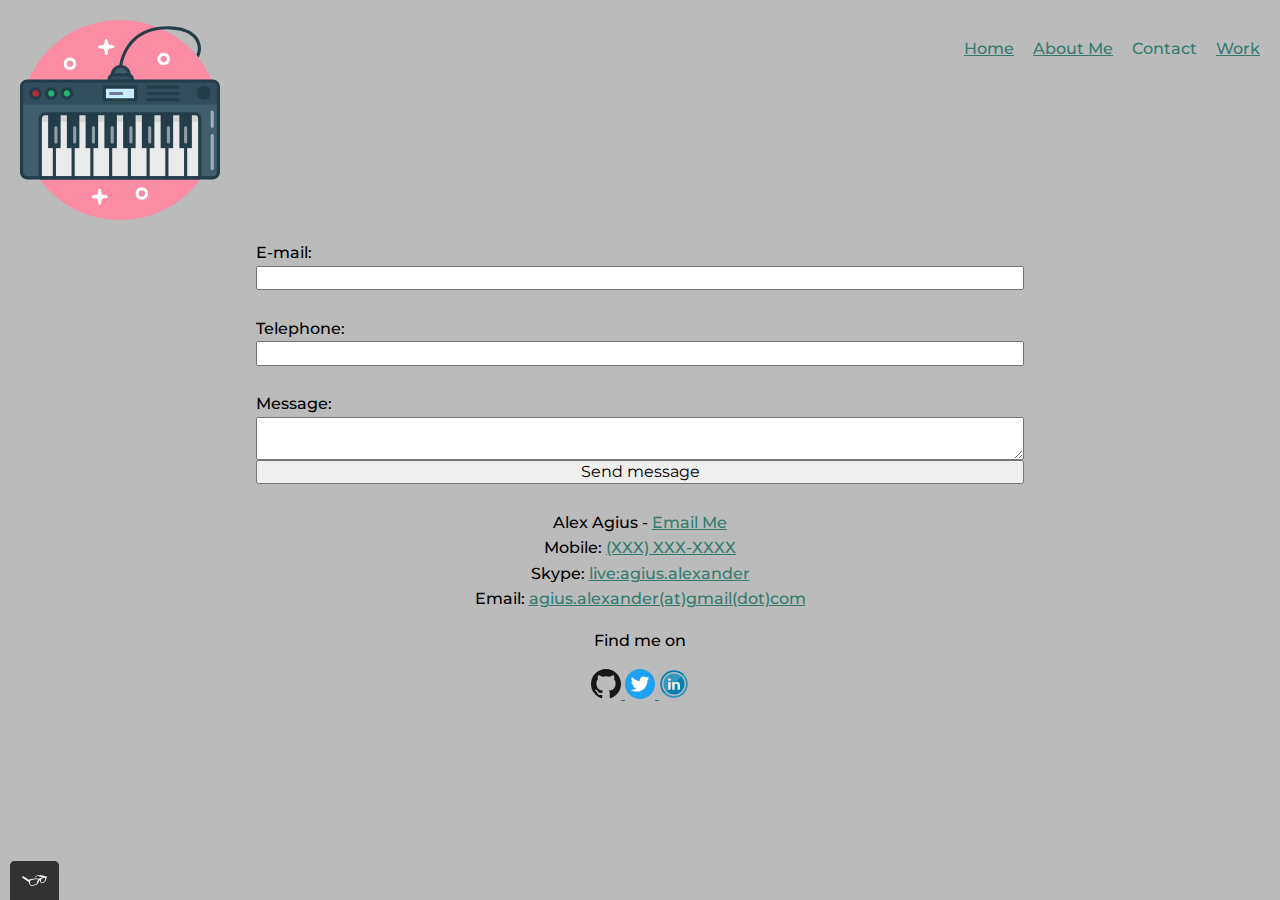
<file: contact.html>
<!DOCTYPE html>
<html>
<!--This is an HTML comment.-->

<head>
  <meta charset="utf-8">
  <meta name="viewport" content="width=device-width, initial-scale=1">
  <title>
    Contact Alex
  </title>
  <link rel="shortcut icon" href="img/piano.ico">
  <link rel="stylesheet" type="text/css" href="css/normalize.css">
  <link rel="preconnect" href="https://fonts.gstatic.com">
  <link href="https://fonts.googleapis.com/css2?family=Montserrat:wght@500&display=swap" rel="stylesheet">
  <link rel="stylesheet" type="text/css" href="css/style-production.css">
</head>

<body>

  <header class="page-header">
    <img src="img/midi.svg" alt="This is an alternative description of my logo" class="page-header__item">
    <!--Here are the links for navigating between the pages of the site.-->
    <nav class="page-header__item">
      <ul role="menubar" class="navigation-list">
        <li role="presentation">
          <a href="index.html" role="menuitem" class="navigation-list__item">Home</a>
        </li>
        <li role="presentation">
          <a href="about.html" role="menuitem" class="navigation-list__item">About Me</a>
        </li>
        <li role="presentation">
          <a href="contact.html" role="menuitem" class="navigation-list__item navigation-list__item--active">Contact</a>
        </li>
        <li role="presentation">
          <a href="work.html" role="menuitem" class="navigation-list__item">Work</a>
        </li>
      </ul>
    </nav>
  </header>

  <form action="" method="post" id="contact-form">
      <label class="standard-label" for="contact-email">E-mail: </label>
      <input type="email" id="contact-email" required><br>

      <label class="standard-label" for="contact-tel">Telephone: </label>
      <input type="tel" id="contact-tel" pattern="\d{3}[\-]\d{3}[\-]\d{4}"><br>

      <label class="standard-label" for="message-text">Message: </label>
      <textarea id="message-text" maxlength="240" required></textarea>

      <input type="submit" value="Send message">
    </form><br>

  <div class="contact-info">
    <span>Alex Agius - <a href="mailto:agius.alexander@gmail.com">Email Me</a></span>
    <span>Mobile: <a href="tel:XXXXXXXXXX">(XXX) XXX-XXXX</a></span>
    <span>Skype: <a href="skype:live:agius.alexander">live:agius.alexander</a></span>
    <span>Email: <a href="mailto:agius.alexander@gmail.com">agius.alexander(at)gmail(dot)com</a></span>
  </div>

  <footer class="page-footer">
    <p>
      Find me on
    </p>
    <div class="social-media">
      <a href="https://github.com">
        <img src="img/github.svg" alt="Github">
      </a>
      <a href="https://twitter.com">
        <img src="img/twitter.svg" alt="Twitter">
      </a>
      <a href="https://linkedin.com">
        <img src="img/linkedin.svg" alt=LinkedIn">
      </a>
    </div>
  </footer>

  <script src="js/tota11y.min.js"></script>

</body>

</html>
</file>
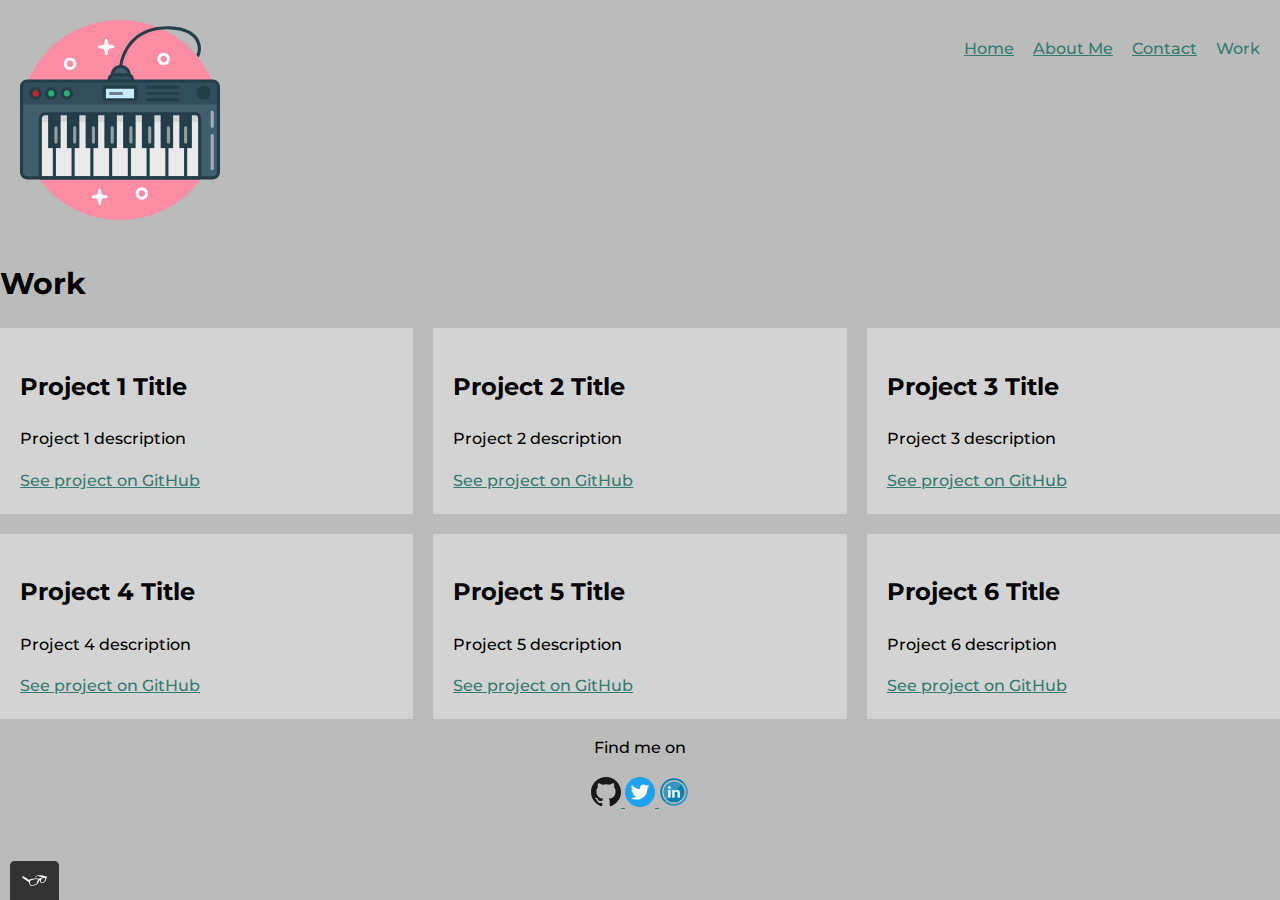
<file: work.html>
<!DOCTYPE html>
<html>
<!--This is an HTML comment.-->

<head>
  <meta charset="utf-8">
  <meta name="viewport" content="width=device-width, initial-scale=1">
  <title>
    Alex's Work
  </title>
  <link rel="shortcut icon" href="img/piano.ico">
  <link rel="stylesheet" type="text/css" href="css/normalize.css">
  <link rel="preconnect" href="https://fonts.gstatic.com">
  <link href="https://fonts.googleapis.com/css2?family=Montserrat:wght@500&display=swap" rel="stylesheet">
  <link rel="stylesheet" type="text/css" href="css/style-production.css">
</head>

<body>

  <header class="page-header">
    <img src="img/midi.svg" alt="This is an alternative description of my logo" class="page-header__item">
    <!--Here are the links for navigating between the pages of the site.-->
    <nav class="page-header__item">
      <ul role="menubar" class="navigation-list">
        <li role="presentation">
          <a href="index.html" role="menuitem" class="navigation-list__item">Home</a>
        </li>
        <li role="presentation">
          <a href="about.html" role="menuitem" class="navigation-list__item">About Me</a>
        </li>
        <li role="presentation">
          <a href="contact.html" role="menuitem" class="navigation-list__item">Contact</a>
        </li>
        <li role="presentation">
          <a href="work.html" role="menuitem" class="navigation-list__item navigation-list__item--active">Work</a>
        </li>
      </ul>
    </nav>
  </header>

  <section>
    <h1>Work</h1>
    <div class="grid">
      <div class="grid__item">
        <h2>Project 1 Title</h2>
        <p>
          Project 1 description
        </p>
        <a href="#">See project on GitHub</a>
      </div>
      <div class="grid__item">
        <h2>Project 2 Title</h2>
        <p>
          Project 2 description
        </p>
        <a href="#">See project on GitHub</a>
      </div>
      <div class="grid__item">
        <h2>Project 3 Title</h2>
        <p>
          Project 3 description
        </p>
        <a href="#">See project on GitHub</a>
      </div>
      <div class="grid__item">
        <h2>Project 4 Title</h2>
        <p>
          Project 4 description
        </p>
        <a href="#">See project on GitHub</a>
      </div>
      <div class="grid__item">
        <h2>Project 5 Title</h2>
        <p>
          Project 5 description
        </p>
        <a href="#">See project on GitHub</a>
      </div>
      <div class="grid__item">
        <h2>Project 6 Title</h2>
        <p>
          Project 6 description
        </p>
        <a href="#">See project on GitHub</a>
      </div>
    </div>
  </section>

    <footer class="page-footer">
      <p>
        Find me on
      </p>
      <div class="social-media">
        <a href="https://github.com">
          <img src="img/github.svg" alt="Github">
        </a>
        <a href="https://twitter.com">
          <img src="img/twitter.svg" alt="Twitter">
        </a>
        <a href="https://linkedin.com">
          <img src="img/linkedin.svg" alt=LinkedIn">
        </a>
      </div>
    </footer>

    <script src="js/tota11y.min.js"></script>

  </body>

  </html>
</file>
<file: css/style-production.css>
/*
* Prefixed by https://autoprefixer.github.io
* PostCSS: v7.0.29,
* Autoprefixer: v9.7.6
* Browsers: last 4 version
*/

/*
Colors used:
Text color (dark gray): #2b2b2b;
Primary color (Purple): #357b70;
Secondary color (orange): #e0b354;
*/

:root {
  --primary-color: #357b70;
  --secondary-color: #e0b354;
  --dark-grey: #bbb;
  --visited-color: #05676e;
  --active-color: #489c79;
  --button-text-color: white;
}

a {
  color: var(--primary-color);
}

/* Set background color */
body {
  background-color: var(--dark-grey);
}

/* Set font of body text */
body {
  font-family: "Montserrat", sans-serif;
  font-weight: 500;

  /* Set font size */
  font-size: 16px;

  /* Set line height */
  line-height: 1.6;
}

h1 {
  font-size: 30px;
  font-weight: 700;
}

/* set visited link color */
a:visited {
  color: var(--visited-color);
}

/* No underlining when hovering over a link */

a:hover,
a:focus {
  text-decoration: none;
}

/* set selected link color */

a:active {
  color: var(--active-color);
}

button,
.button {
  /* reset button border */

  border: none;

  /* inherits font from body */

  font-family: inherit;

  /* sets color of button background and font */

  background-color: var(--primary-color);
  color: var(--button-text-color);
  text-decoration: none;

  /* adds spacing to button */

  padding: 10px;
  border-radius: 3px;
  border-bottom: 2px solid rgba(0, 0, 0, 0.3);
  display: inline-block;
  -webkit-transition: 1s opacity;
  -o-transition: 1s opacity;
  transition: 1s opacity;
}

.navigation-list__item,
.homepage-link {
  -webkit-transition: 0.8s text-shadow;
  -o-transition: 0.8s text-shadow;
  transition: 0.8s text-shadow;
}

.navigation-list__item:hover,
.navigation-list__item:focus,
.homepage-link:hover,
.homepage-link:focus {
  text-shadow: #fc0 1px 0 10px;
}

.button_secondary {
  background-color: var(--secondary-color);
  color: var(--button-text-color);
}

button:hover,
button:focus,
.button:hover,
.button:focus {
  cursor: pointer;
  opacity: 0.6;
}

.navigation-list__item--active {
  text-decoration: none;
}

.profile__portrait {
  /* float profile image to left of home page */
  float: left;

  /* set dimensions of objects with class "profile__portrait" */
  height: 250px;
  width: 250px;

  /* set right margin for objects with class "profile__portrait" */
  margin-right: 40px;

  /* set rounded corners for objects with class "profile__portrait" */
  border-radius: 50%;
}

.page-footer {
  /* prevent footer from flowing around floated elements */

  clear: both;
  display: -webkit-box;
  display: -ms-flexbox;
  display: flex;

  /* set flow direction of objects classed "page-footer" */
  -webkit-box-orient: vertical;
  -webkit-box-direction: normal;
      -ms-flex-direction: column;
          flex-direction: column;

  /* center content of objects classed "page-footer" */
  text-align: center;
}

.profile {
  /* set maximum width of objects with class "profile" */
  max-width: 700px;

  /* set margin of objects with class "profile" */
  margin: 0 auto;
}

/* ATTENTION: the selector "*" applies styling to all HTML elements within this CSS file */
* {
  -webkit-box-sizing: border-box;
          box-sizing: border-box;
}

.page-header {
  display: -webkit-box;
  display: -ms-flexbox;
  display: flex;
  width: 100%;
  padding: 20px;
}

.page-header__item {
  -webkit-box-flex: 0;
      -ms-flex: 0 1 200px;
          flex: 0 1 200px;
}

.page-header__item:last-child {
  -webkit-box-flex: 1;
      -ms-flex-positive: 1;
          flex-grow: 1;
  text-align: right;
}

.navigation-list,
.likes-list {
  /* get rid of the dots on the nav list */
  list-style-type: none;
}

.navigation-list li {
  display: inline-block;
  margin-left: 15px;
}

.grid {
  display: -ms-grid;
  display: grid;
  -ms-grid-columns: 1fr 20px 1fr 20px 1fr;
  grid-template-columns: 1fr 1fr 1fr;
  grid-gap: 20px;
}

.grid__item {
  background-color: lightgray;
  padding: 20px;
}

form {
  /* enable flex content for form contents */
  display: -webkit-box;
  display: -ms-flexbox;
  display: flex;

  /* format flexbox into column */
  -webkit-box-orient: vertical;
  -webkit-box-direction: normal;
      -ms-flex-direction: column;
          flex-direction: column;

  /* enable flex-grow and flex-shrink, set flex-basis for content */
  -webkit-box-flex: 1;
      -ms-flex: 1 1 auto;
          flex: 1 1 auto;

  /* set side padding so input fields go all the way across page */
  padding: 0 20%;
}

.contact-info {
  display: -webkit-box;
  display: -ms-flexbox;
  display: flex;
  -webkit-box-orient: vertical;
  -webkit-box-direction: normal;
      -ms-flex-direction: column;
          flex-direction: column;
  -webkit-box-flex: 1;
      -ms-flex: 1 1 auto;
          flex: 1 1 auto;

  /* align contact info text and anchors */
  text-align: center;
}

@media all and (max-width: 500px) {
  .grid {
    -ms-grid-columns: 1fr;
    grid-template-columns: 1fr;
  }
}

@media all and (min-width: 500px) and (max-width: 750px) {
  .grid {
    -ms-grid-columns: 1fr 20px 1fr;
    grid-template-columns: 1fr 1fr;
  }
}

@media all and (max-width: 750px) {
  .grid {
    grid-gap: 10px;
  }

  h1 {
    font-size: 22px;
  }

  .grid__item:last-child {
    grid-column: auto / auto;
    grid-row: auto / auto;
  }
}

table {
  margin-left: auto;
  margin-right: auto;
}

.likes-section {
  -webkit-box-pack: center;
      -ms-flex-pack: center;
          justify-content: center;
  display: -webkit-box;
  display: -ms-flexbox;
  display: flex;
  text-align: center;
}

#cv-button {
  display: -webkit-box;
  display: -ms-flexbox;
  display: flex;
  -webkit-box-pack: center;
      -ms-flex-pack: center;
          justify-content: center;
  margin-left: 30%;
  margin-right: 30%;
}

.berlin-illustration {
  display: -webkit-box;
  display: -ms-flexbox;
  display: flex;
  margin: auto;
}

@-webkit-keyframes color-change {
  0% {
    fill: #edc655;
  }

  50% {
    fill: #fcffad;
  }

  100% {
    fill: #f76414;
  }
}

@keyframes color-change {
  0% {
    fill: #edc655;
  }

  50% {
    fill: #fcffad;
  }

  100% {
    fill: #f76414;
  }
}

.sun {
  -webkit-animation-duration: 4s;
          animation-duration: 4s;
  -webkit-animation-name: color-change;
          animation-name: color-change;
  -webkit-animation-iteration-count: infinite;
          animation-iteration-count: infinite;
  -webkit-animation-direction: alternate;
          animation-direction: alternate;
  -webkit-animation-timing-function: linear;
          animation-timing-function: linear;
}

@-webkit-keyframes cloud-move {
  from {
    -webkit-transform: translate(0, 50px);
            transform: translate(0, 50px);
  }

  to {
    -webkit-transform: translate(200px, 50px);
            transform: translate(200px, 50px);
  }
}

@keyframes cloud-move {
  from {
    -webkit-transform: translate(0, 50px);
            transform: translate(0, 50px);
  }

  to {
    -webkit-transform: translate(200px, 50px);
            transform: translate(200px, 50px);
  }
}

.cloud-front {
  -webkit-animation-duration: 30s;
          animation-duration: 30s;
  -webkit-animation-name: cloud-move;
          animation-name: cloud-move;
  -webkit-animation-iteration-count: infinite;
          animation-iteration-count: infinite;
  -webkit-animation-direction: alternate;
          animation-direction: alternate;
  animation-timing-fuction: linear;
}

@-webkit-keyframes cloud-move-reverse {
  from {
    -webkit-transform: translate(446px, 48px);
            transform: translate(446px, 48px);
  }

  to {
    -webkit-transform: translate(100px, 48px);
            transform: translate(100px, 48px);
  }
}

@keyframes cloud-move-reverse {
  from {
    -webkit-transform: translate(446px, 48px);
            transform: translate(446px, 48px);
  }

  to {
    -webkit-transform: translate(100px, 48px);
            transform: translate(100px, 48px);
  }
}

.cloud-back {
  -webkit-animation: 34s cloud-move-reverse infinite alternate linear;
          animation: 34s cloud-move-reverse infinite alternate linear;
}
</file>
